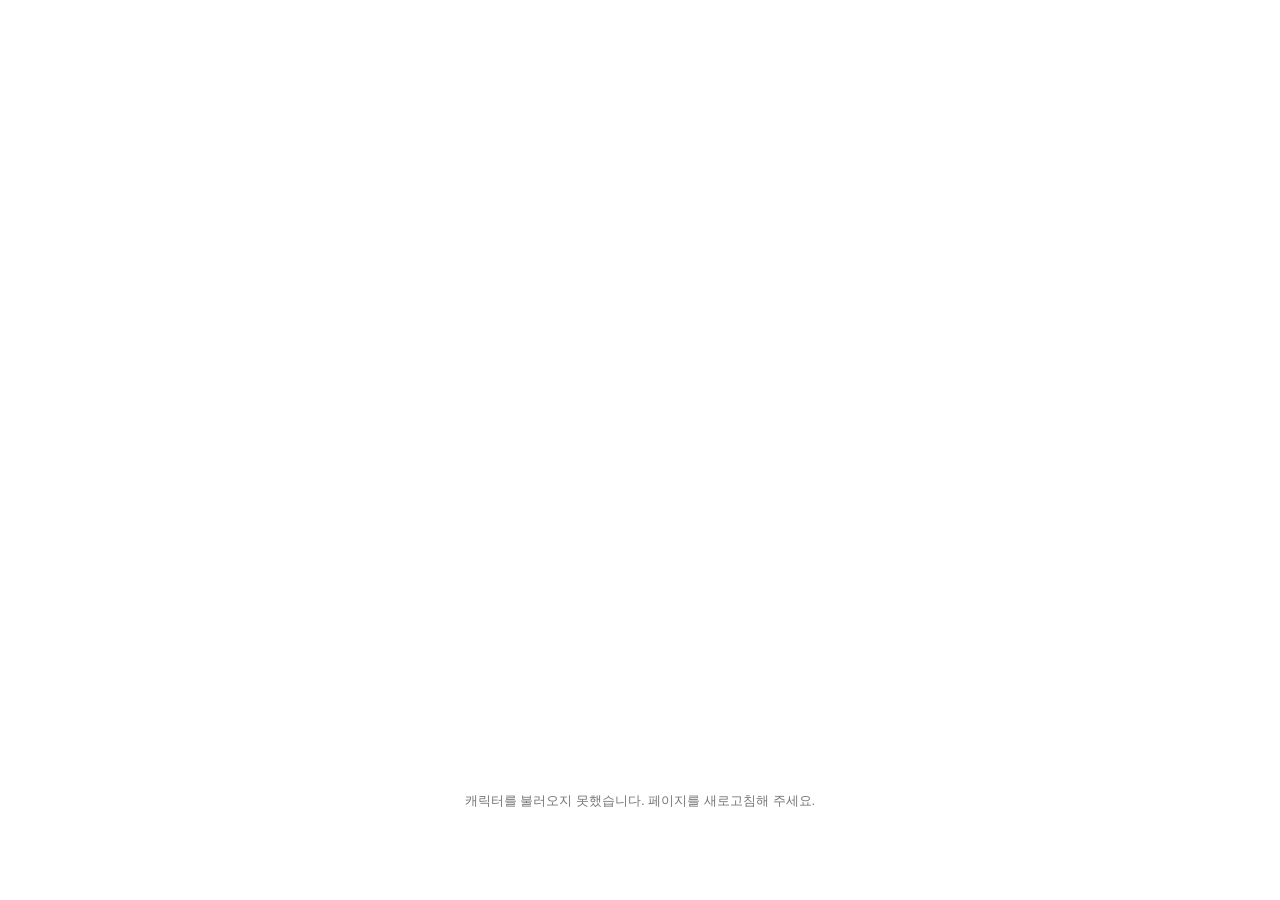
<file: index.html>
<!doctype html><html lang="ko"><head><meta charset="utf-8"><meta name="portfolio-version" content="mint-work-20261117"><meta name="viewport" content="width=device-width,initial-scale=1"><title>BATTERY — Designer Portfolio</title><meta property="og:title" content="김수연 | 디자인 포트폴리오">
<meta property="og:description" content="UNFOLD · 우리 언제 만나? · BE:BORN 디자인 프로젝트">
<meta property="og:image" content="https://kimssuyeon.github.io/battery-portfolio/assets/ui-hero.png"><style>
:root{--green:#35ba97;--ink:#202120;--spring:cubic-bezier(.22,1.35,.36,1)}*{box-sizing:border-box}body{margin:0;font-family:Arial,'Noto Sans KR',sans-serif;background:#fff;color:var(--ink);overflow:hidden}button{font:inherit;cursor:pointer}button:focus-visible{outline:3px solid var(--green);outline-offset:7px}.screen{position:fixed;inset:0;display:grid;place-items:center;transition:opacity .65s,transform .95s var(--spring);opacity:0;pointer-events:none}.screen.active{opacity:1;pointer-events:auto}.orb{width:136px;aspect-ratio:1;border-radius:50%;background:var(--green);position:relative;margin:auto;animation:float 2.3s ease-in-out infinite}.face{position:absolute;inset:0;transition:transform .4s}.eye{position:absolute;top:43%;width:13px;height:17px;background:#050505;border-radius:50%;transition:all .45s}.eye.left{left:31%}.eye.right{right:31%}.title{font-size:clamp(65px,13vw,184px);font-weight:950;letter-spacing:-.075em;margin:0;line-height:1.15}.corner{position:fixed;left:34px;top:28px;z-index:20;border:0;background:none;padding:0;display:none}.corner .orb{width:48px;animation:none}.corner .eye{width:5px;height:7px}.corner:hover .orb{transform:translateY(-4px);transition:transform .3s var(--spring)}.menu{position:fixed;left:30px;top:90px;z-index:21;padding:8px;background:white;border:1px solid #eee;border-radius:15px;box-shadow:0 12px 40px #0001;display:none}.menu.open{display:grid}.menu button{border:0;background:white;text-align:left;padding:14px 25px;border-radius:9px}.menu button:hover{background:#e6faf1}.profile-screen{background:white}.profile-card{width:min(1200px,88vw);min-height:min(560px,72vh);padding:60px;display:grid;grid-template-columns:280px 1fr;gap:40px;border-radius:15px;box-shadow:0 8px 12px #0002,0 0 4px #0001;background:white}.portrait{background:#eee;display:flex;flex-direction:column;align-items:center;justify-content:center;border-radius:5px;border-right:1px solid #ddd;gap:24px}.portrait .orb{width:100px;margin:0}.portrait span{font-size:11px;color:#999}.bio{display:grid;grid-template-columns:1fr 1fr;gap:14px}.bio article{background:#f4f4f4;padding:30px;min-height:180px}.bio h2{margin:0 0 18px;font-size:16px}.bio p{font-size:15px;line-height:1.8;margin:0;color:#666}.scroll-hint{position:absolute;bottom:35px;text-align:center;font-size:11px;color:#aaa;line-height:2;animation:hint 2s infinite}.portfolio-screen{background:white;overflow:hidden}.portfolio-inner{width:100%;text-align:center}.portfolio-inner h1{font-family:Georgia,serif;font-size:clamp(52px,7vw,100px);margin:0 0 70px;font-weight:900;letter-spacing:-4px}.folders{height:300px;position:relative;width:100%;isolation:isolate}.folder{position:absolute;left:50%;top:15px;width:240px;height:200px;border:0;background:#ececec;border-radius:20px 20px 12px 12px;box-shadow:0 5px 5px #0002;transform:translate(calc(-50% + var(--x)),var(--y)) rotate(var(--rotate));transform-origin:50% 50%;transition:background .3s,transform .85s var(--spring),opacity .35s;padding:30px 24px;text-align:left;color:#888}.folder:before{content:'';position:absolute;top:-14px;left:0;width:65%;height:32px;background:inherit;border-radius:18px 15px 0 0}.folder:after{content:'';width:20px;height:34px;background:#202120;position:absolute;right:25px;top:-16px}.folder.selected{background:var(--green);color:#173c2e}.folder:hover{transform:translate(calc(-50% + var(--x)),calc(var(--y) - 12px)) rotate(var(--rotate))}.folder b{display:block;margin-top:30px;font-size:21px;color:var(--ink)}.folder small{display:block;margin-top:12px;font-size:11px}.controls{display:flex;align-items:center;justify-content:center;gap:25px;margin-top:30px}.controls button{background:none;border:0;font-size:28px;color:#aaa}.controls span{font-size:11px;color:#999;line-height:1.6}.detail{position:fixed;inset:0;z-index:30;background:#fff;padding:10vh 12vw;display:none;overflow:auto}.detail.open{display:block;animation:rise .6s var(--spring)}.detail h1{font-size:clamp(35px,5vw,72px);margin:30px 0}.detail p{color:#777;line-height:1.9}.close{position:fixed;left:34px;top:28px;z-index:31;border:0;background:#eee;width:45px;height:45px;border-radius:50%;font-size:22px}.placeholder{margin-top:40px;min-height:240px;background:#f1f1f1;border-radius:15px;display:grid;place-items:center;color:#999}.profile-screen,.portfolio-screen{transition:transform 1050ms cubic-bezier(.65,0,.25,1),opacity .65s;will-change:transform;backface-visibility:hidden}body[data-view="profileScreen"] .profile-screen,body[data-view="portfolioScreen"] .profile-screen,body[data-view="profileScreen"] .portfolio-screen,body[data-view="portfolioScreen"] .portfolio-screen{opacity:1}body[data-view="profileScreen"] .profile-screen,body[data-view="portfolioScreen"] .portfolio-screen{transform:translate3d(0,0,0)}body[data-view="profileScreen"] .portfolio-screen{transform:translate3d(0,100vh,0);pointer-events:none}body[data-view="portfolioScreen"] .profile-screen{transform:translate3d(0,-100vh,0);pointer-events:none}@keyframes float{0%,100%{transform:translateY(0)}50%{transform:translateY(-18px)}}@keyframes rise{from{transform:translateY(80px);opacity:0}to{transform:translateY(0);opacity:1}}@keyframes hint{50%{transform:translateY(6px)}}@media(max-width:900px){.profile-card{padding:35px;grid-template-columns:200px 1fr;gap:24px}.bio article{padding:22px;min-height:150px}.bio p{font-size:13px}}@media(max-height:700px) and (min-width:651px){.profile-card{min-height:0;padding:35px}.bio article{min-height:130px;padding:20px}.bio h2{margin-bottom:12px}.bio p{font-size:13px}}@media(max-width:650px){.close{left:20px;top:20px}.profile-card{padding:25px;gap:18px;grid-template-columns:1fr;max-height:76vh;overflow:auto}.portrait{min-height:100px;flex-direction:row}.portrait .orb{width:70px}.bio article{padding:20px;min-height:150px}.folder{width:190px;height:170px}.folders{height:250px}.portfolio-inner h1{margin-bottom:50px}.corner{left:20px;top:20px}.orb{width:110px}}/* Full portfolio motion is enabled for the requested presentation. */
/* Round mascot: reference proportions, with separate cursor-driven eyes. */
.orb{background:#51e1ab;--look-x:0px;--look-y:0px;overflow:visible;isolation:isolate}.orb::before,.orb::after{content:"";position:absolute;top:45.5%;width:36%;height:36%;border-radius:50%;background:#2fcf98;z-index:2;pointer-events:none}.orb::before{left:-6.4%}.orb::after{right:-6.4%}.orb .face{z-index:3;pointer-events:none}.orb .eye{top:43.4%;width:9.6%;height:12.8%;transform:translate3d(var(--look-x),var(--look-y),0);transition:transform 140ms ease-out, height .35s, border-radius .35s;background:#000}.orb .eye.left{left:31.5%}.orb .eye.right{right:31.5%}.corner .orb{width:48px}.corner .orb .eye{width:9.6%;height:12.8%}

.folder[data-index="0"],.folder[data-index="0"].selected{background:linear-gradient(125deg,#fffefb 0%,#e9e5df 30%,#f7f5f3 46%,#e1e7ed 63%,#f1e7ed 78%,#fffdf4 100%);color:#77716c;border:1px solid #fff;box-shadow:inset 0 1px 2px #fff,0 7px 18px #63594b20}.folder[data-index="0"]:before{background:linear-gradient(120deg,#fffefb,#e9e5df 65%,#f3edf2);border-top:1px solid #fff}.folder[data-index="0"].selected{box-shadow:inset 0 2px 3px #fff,0 12px 30px #63594b26}.unfold-preview{margin-top:35px;border-radius:22px;padding:55px 35px;background:radial-gradient(ellipse at 80% 20%,#fff,transparent 55%),linear-gradient(130deg,#eeeae4,#fff,#e7e4e2);border:1px solid #eee;overflow:hidden}.unfold-preview strong{font-size:clamp(45px,9vw,125px);letter-spacing:-.075em;color:#151515;display:block;line-height:1}.unfold-preview p{font-size:14px;color:#6c6863}.unfold-open{display:inline-flex;align-items:center;gap:40px;margin-top:25px;padding:16px 24px;border-radius:30px;background:#202120;color:#fff;text-decoration:none;font-size:14px}.unfold-open:hover{background:#41423f}.unfold-open:focus-visible{outline:3px solid var(--green);outline-offset:5px}.unfold-meta{display:flex;gap:24px;flex-wrap:wrap;font-size:11px;color:#8c8881;margin-top:28px}

/* Restore the presentation timings independently of OS motion preferences. */
.screen{transition:opacity .65s,transform .95s var(--spring)}.profile-screen,.portfolio-screen{transition:transform 1050ms cubic-bezier(.65,0,.25,1),opacity .65s}.folder{transition:background .3s,transform .85s var(--spring),opacity .35s}.scroll-hint{animation:hint 2s infinite}.detail.open{animation:rise .6s var(--spring)}

/* Stage work below the viewport before the introductory sequence ends. */
.portfolio-screen{transform:translate3d(0,100vh,0)}
body:not([data-view="profileScreen"]):not([data-view="portfolioScreen"]) .portfolio-screen{visibility:hidden;opacity:0;transition:none;transform:translate3d(0,100vh,0)}
body[data-view="profileScreen"] .portfolio-screen{visibility:visible;transform:translate3d(0,100vh,0)}
body[data-view="portfolioScreen"] .portfolio-screen{visibility:visible;transform:translate3d(0,0,0)}
.folder[data-index="1"],.folder[data-index="1"].selected{background:#c5d88f;color:#46532e;box-shadow:inset 0 1px 2px #ffffff70,0 7px 18px #58633222}.folder[data-index="1"]:before{background:#c5d88f}.print-preview{background:#e9ebda;border-color:#d4d9c2}.print-preview strong{font-size:clamp(45px,8vw,100px);line-height:.95}.print-preview .unfold-meta{color:#687451}

/* Paper leaves the folder as the work scene sinks away. */
.folder:after{z-index:3}.folder>span,.folder>b,.folder>small{position:relative;z-index:2}
.folder .paper-peek{position:absolute;left:10px;right:10px;top:0;height:80%;background:#fffdf7;border-radius:9px;z-index:-1;box-shadow:0 -3px 12px #0001;transform:translateY(0);transition:transform .65s cubic-bezier(.22,1,.36,1);pointer-events:none}
.folder:hover .paper-peek,.folder:focus-visible .paper-peek{transform:translateY(-35px)}
body.project-view #portfolioScreen{transform:translate3d(0,105vh,0);opacity:0;pointer-events:none;transition:transform 1.05s cubic-bezier(.22,1,.36,1),opacity .8s .15s}
body.project-view .corner{opacity:0;pointer-events:none}.corner{transition:opacity .35s}
.detail{display:block;visibility:hidden;opacity:0;pointer-events:none;transform:translate3d(0,110vh,0);transform-origin:0 0;transition:transform .85s cubic-bezier(.22,1,.36,1),opacity .6s,visibility 0s .85s;overscroll-behavior:contain;touch-action:pan-y;-webkit-overflow-scrolling:touch;scroll-behavior:smooth;will-change:transform}
.detail.open{visibility:visible;opacity:1;pointer-events:auto;transform:translate3d(0,0,0);animation:none;transition:opacity .35s,visibility 0s}
.detail.open>small,.detail.open>h1,.detail.open>p,.detail.open>.unfold-preview,.detail.open>.work-story{animation:paperContent .8s .28s both}
.detail .close{transition:background .3s,transform .3s}.detail .close:hover{transform:rotate(90deg);background:#dff7ed}
.work-story{max-width:1100px;margin:45px auto}.work-preview{height:min(580px,74vh);background:#e9f2ff;border-radius:20px;overflow:hidden;position:relative;padding:35px;color:#143c76}.work-preview>span{font-size:10px;letter-spacing:.16em}.work-preview h2{font-size:clamp(28px,5vw,55px);position:relative;z-index:1;margin:15px 0}.work-preview>p{font-size:13px;position:relative;z-index:1}.work-preview img{width:48%;position:absolute;right:0;top:0;border-radius:10px;box-shadow:-15px 5px 35px #1861ab18}.work-scroll{text-align:center;font-size:12px;color:#888;padding:35px}.work-scroll span{display:block;margin-top:13px;animation:hint 2.2s infinite}.full-work{padding-top:55px;border-top:1px solid #eee}.full-work h2{font-size:clamp(24px,3vw,38px)}.full-work>img{width:100%;height:auto;display:block;margin-top:35px;border-radius:10px}
@keyframes paperContent{from{opacity:0;translate:0 24px}to{opacity:1;translate:0 0}}
@media(max-width:650px){.detail{padding:95px 6vw 50px}.work-preview{padding:25px;height:480px}.work-preview img{width:60%;top:145px}.work-preview h2{font-size:30px}.work-preview>p{max-width:150px}.full-work{padding-top:25px}}
@media(prefers-reduced-motion:reduce){body.project-view #portfolioScreen,.detail,.detail.open{transition-duration:.01ms}.detail.open>*{animation:none!important}}
.detail.open.settled{transform:none;will-change:auto}

/* Folder front, real insert, and independently departing work elements. */
.folder{--folder-surface:#ececec;background:transparent!important;box-shadow:none!important;isolation:isolate}
.folder.selected{--folder-surface:var(--green)}
.folder[data-index="0"],.folder[data-index="0"].selected{--folder-surface:#f2f0eb}
.folder[data-index="1"],.folder[data-index="1"].selected{--folder-surface:#c5d88f}
.folder[data-index="2"],.folder[data-index="2"].selected{--folder-surface:#8ebeff}
.folder[data-index="3"],.folder[data-index="3"].selected{--folder-surface:#f5d675}
.folder .folder-front{position:absolute;inset:0;z-index:1;background:var(--folder-surface);border-radius:20px 20px 12px 12px;box-shadow:0 5px 8px #0002;pointer-events:none}
.folder:before{z-index:2;background:var(--folder-surface)!important;pointer-events:none}
.folder:after{z-index:4;pointer-events:none}
.folder>span,.folder>b,.folder>small{position:relative;z-index:3}
.folder .paper-peek{z-index:0;left:12px;right:12px;top:8px;height:90%;padding:12px;background:#fffdf8;font-style:normal;overflow:hidden;box-shadow:0 -4px 14px #0001;transform:translateY(-10px);transition:transform .6s cubic-bezier(.22,1,.36,1)}
.folder:hover,.folder:focus-visible{transform:translate(calc(-50% + var(--x)),var(--y)) rotate(var(--rotate))}
.folder:hover .paper-peek,.folder:focus-visible .paper-peek{transform:translateY(-52px)}
.paper-caption{display:block;font-size:12px;font-weight:700;letter-spacing:.02em;color:#30332e}.paper-description{display:block;margin-top:12px;font-size:11px;color:#888}
.paper-peek img{width:100%;display:block;margin-top:10px;border-radius:3px}
#portfolioScreen .portfolio-inner>h1{transition:transform .95s cubic-bezier(.22,1,.36,1),opacity .7s}
#portfolioScreen .folders,#portfolioScreen .controls{transition:transform 1.1s cubic-bezier(.22,1,.36,1),opacity .8s}
body.project-view #portfolioScreen{transform:translate3d(0,0,0);opacity:1;pointer-events:none}
body.project-view #portfolioScreen h1{transform:translateY(-65vh);opacity:0}
body.project-view #portfolioScreen .folders,body.project-view #portfolioScreen .controls{transform:translateY(75vh);opacity:0}
.detail{inset:11vh 8vw 9vh;padding:55px 6vw 70px;border-radius:18px;box-shadow:0 12px 60px #00000012;transform:translateY(110vh);background:#fffdf9}
.detail.open,.detail.open.settled,.detail.measuring{transform:none;will-change:auto}
.detail.measuring{transition:none;visibility:hidden;display:block}
.detail.open{transition:opacity .35s,visibility 0s}.detail.open>*{animation:paperContent .5s both!important}
.detail .close{position:fixed;left:30px;top:26px;z-index:40}
.lift-sheet{position:fixed;z-index:35;background:#fffdf9;box-shadow:0 12px 60px #00000012;overflow:hidden;padding:14px;border-radius:10px;pointer-events:none;contain:layout paint}
.lift-sheet .paper-caption{font-size:12px}.lift-sheet img{width:100%;display:block;margin-top:10px;border-radius:5px}
@media(max-width:650px){.folder .folder-front{border-radius:20px 20px 12px 12px}.detail{inset:9vh 4vw 5vh;padding:50px 6vw 45px}.detail .close{left:15px;top:17px}.folder:hover .paper-peek{transform:translateY(-40px)}}
@media(prefers-reduced-motion:reduce){#portfolioScreen .portfolio-inner>h1,#portfolioScreen .folders,#portfolioScreen .controls,.paper-peek{transition:none!important}}

/* Original artwork presentation: scale proportionally, never regenerate. */
.detail.art-detail{background:#fff; padding:56px 4vw 70px;}
.art-content{max-width:1280px;margin:0 auto;}
.ui-gallery{display:flex;flex-direction:column;align-items:center;gap:48px;}
.ui-gallery img{display:block;height:auto;max-width:100%;}
.ui-hero{width:100%;}.ui-vertical{width:min(860px,80%);border-radius:12px;box-shadow:0 4px 12px #0002;}.ui-flow{width:min(100%,1120px);border-radius:12px;box-shadow:0 4px 12px #0002;}
.gallery-head{padding:48px 54px 34px;background:#fff;border-radius:18px;box-shadow:0 2px 12px #0002;margin-bottom:48px;}
.gallery-head>small{font-size:12px;}.gallery-head h1{font-size:clamp(28px,4vw,46px);margin:10px 0 32px;letter-spacing:-.045em;}
.art-carousel{display:grid;grid-template-columns:32px 1fr 2fr 1fr 32px;align-items:center;gap:28px;min-height:180px;}
.art-arrow{border:0;background:none;font-size:28px;font-weight:300;padding:10px 0;color:#333;}
.art-thumb{border:0;padding:0;background:#fff;border-radius:12px;overflow:hidden;box-shadow:0 4px 10px #0002;aspect-ratio:1.7;transition:transform .35s,opacity .35s;}
.art-thumb:hover{transform:translateY(-5px);}.art-thumb img{width:100%;height:100%;object-fit:contain;display:block;}.art-thumb.side{opacity:.5;aspect-ratio:1.4;}.before-art{mask-image:linear-gradient(to right,transparent,#000 70%);}.after-art{mask-image:linear-gradient(to left,transparent,#000 70%);}
.art-caption{text-align:center;margin:28px 0 0;text-underline-offset:7px;text-decoration:underline;font-size:15px;}
.art-pages{display:flex;flex-direction:column;gap:0;scroll-margin-top:24px;}.art-pages>img{display:block;width:100%;height:auto;object-fit:contain;box-shadow:0 5px 14px #0001;}
@media(max-width:650px){.detail.art-detail{padding:65px 4vw 35px;}.ui-gallery{gap:26px;}.ui-vertical{width:94%;}.gallery-head{padding:28px 16px 24px;margin-bottom:26px;}.gallery-head h1{margin-bottom:20px;}.art-carousel{gap:8px;grid-template-columns:22px .5fr 2fr .5fr 22px;min-height:110px;}.art-caption{font-size:12px;margin-top:20px;}.art-arrow{font-size:22px;}}

/* Final profile supplied layout */
.profile-card.final-profile{width:min(1200px,88vw);min-height:580px;padding:80px 70px;grid-template-columns:300px minmax(320px,1fr) 150px;align-items:center;gap:54px;box-shadow:0 8px 18px #0003;border-radius:16px}.profile-picture{width:100%;aspect-ratio:300/376;border-radius:50%;overflow:hidden;box-shadow:0 5px 9px #0002}.profile-picture img{width:100%;height:100%;object-fit:cover;display:block}.final-profile h2{font-size:18px;line-height:1.4;margin:0 0 10px;font-weight:700;text-decoration:underline;text-decoration-color:var(--green);text-underline-offset:7px;text-decoration-thickness:2px}.profile-information article+article{margin-top:24px}.profile-information dl{display:grid;grid-template-columns:62px 1fr;column-gap:10px;row-gap:10px;margin:0;font-size:14px;line-height:1.35}.profile-information dl.history{grid-template-columns:86px 1fr}.profile-information dt{color:#999}.profile-information dd{margin:0;color:#111;word-break:keep-all}.profile-information a{color:inherit;text-decoration:none}.profile-skills{align-self:center}.profile-skills h2{margin-bottom:16px}.tool-icons{display:flex;align-items:center;gap:5px;height:34px}.tool-icon{width:32px;height:34px;display:block;flex:none;overflow:hidden}.skill-group{padding:0 0 12px;margin-bottom:12px;border-bottom:1px solid #e4e4e4}.skill-group:last-child{border:0;margin-bottom:0;padding-bottom:0}.skill-dots{display:flex;gap:7px;margin:9px 0 0 8px}.skill-dots i.filled{background:var(--green)}.skill-dots i{width:14px;height:14px;background:#ebebeb;border-radius:50%}
@media(max-width:1150px){.profile-card.final-profile{padding:60px 40px;grid-template-columns:minmax(180px,240px) minmax(280px,1fr) 145px;gap:28px}.profile-information dl{font-size:12px}.final-profile h2{font-size:17px}}
@media(max-width:850px){.profile-card.final-profile{min-height:0;max-height:80vh;overflow:auto;grid-template-columns:180px 1fr;padding:40px;gap:30px}.profile-skills{grid-column:1/-1;display:grid;grid-template-columns:repeat(4,1fr);gap:16px}.profile-skills h2{grid-column:1/-1;margin:0}.skill-group{border:0;margin:0;padding:0}.profile-information dl{font-size:12px}.profile-information dl.history{grid-template-columns:78px 1fr}}
@media(max-width:550px){.profile-card.final-profile{width:90vw;padding:28px 24px;grid-template-columns:1fr;gap:30px;max-height:78vh}.profile-picture{width:170px;margin:auto}.profile-skills{grid-template-columns:1fr 1fr;gap:18px}.profile-information dl{font-size:12px}.profile-information article+article{margin-top:22px}.profile-skills h2{margin-bottom:0}.profile-screen .scroll-hint{bottom:12px}}

/* Requested paper extraction stays visible during the presentation. */
.folder .paper-peek{transition:transform 650ms cubic-bezier(.22,1,.36,1)!important;transform:translateY(-14px)}
.folder.selected:hover .paper-peek,.folder.selected:focus-visible .paper-peek{transform:translateY(-64px)}
#portfolioScreen .portfolio-inner>h1{transition:transform 1050ms cubic-bezier(.22,1,.36,1),opacity 800ms!important}
#portfolioScreen .folders,#portfolioScreen .controls{transition:transform 1100ms cubic-bezier(.22,1,.36,1),opacity 900ms!important}
body.project-view #portfolioScreen .portfolio-inner>h1{transform:translate3d(0,-75vh,0);opacity:0}
body.project-view #portfolioScreen .folders,body.project-view #portfolioScreen .controls{transform:translate3d(0,90vh,0);opacity:0}
.profile-card.final-profile{grid-template-columns:minmax(220px,280px) minmax(320px,360px) 150px;justify-content:center;column-gap:48px}
.detail.site-detail{background:#fff;padding:60px 5.8vw 0;overflow:hidden}
.site-project{height:100%;display:flex;flex-direction:column}.site-project-head{flex:none;margin-bottom:42px}.site-project-head>small{display:block;font-size:15px;color:#111;margin-bottom:16px}.site-project-intro{display:flex;align-items:center;gap:24px}.site-project-intro h1{font-size:clamp(34px,4.6vw,70px);font-weight:800;letter-spacing:-.045em;line-height:1.12;margin:0;white-space:nowrap;color:#292929}.site-project-intro p{border-left:1px solid #bcbcbc;padding-left:24px;font-size:14px;line-height:1.6;color:#111;margin:0;word-break:keep-all}.site-preview-window{position:relative;flex:1;min-height:200px;background:#f5f3ef;border-radius:16px 16px 0 0;overflow:hidden}.site-preview-stage{position:absolute;inset:0;pointer-events:none}.site-preview-stage iframe{border:0;width:var(--preview-width,1600px);height:1200px;transform:scale(var(--preview-scale,0.6));transform-origin:0 0;display:block;pointer-events:none}.site-visit{position:absolute;bottom:28px;right:28px;display:flex;align-items:center;gap:22px;background:#282828;color:#fff;border-radius:99px;text-decoration:none;padding:13px 21px;font-size:12px;box-shadow:0 2px 5px #0002}.site-visit span{font-size:20px;line-height:1}.site-visit:hover{background:#414141}.site-visit:focus-visible{outline:3px solid var(--green);outline-offset:4px}
@media(max-width:1150px){.profile-card.final-profile{grid-template-columns:200px minmax(280px,340px) 145px;column-gap:32px;padding:60px 50px}.site-project-intro{gap:18px}.site-project-intro p{font-size:12px;padding-left:18px}.site-project-head{margin-bottom:30px}}
@media(max-width:850px){.profile-card.final-profile{grid-template-columns:180px 1fr;padding:40px;gap:30px}.site-project-intro{display:block}.site-project-intro p{border-left:0;padding:0;margin-top:18px}.detail.site-detail{padding:50px 5vw 0}.site-project-head{margin-bottom:24px}}
@media(max-width:550px){.profile-card.final-profile{grid-template-columns:1fr;padding:28px 24px;gap:30px}.site-project-intro h1{font-size:36px;white-space:normal}.site-project-head>small{font-size:12px}.site-project-intro p{font-size:12px}.site-visit{right:16px;bottom:18px;padding:12px 16px;gap:16px}.site-preview-window{min-height:230px}}

/* Fill thumbnail frames only; full artworks retain their original ratio. */
.art-thumb img{object-fit:cover;object-position:center;width:100%;height:100%}.before-art,.after-art{mask-image:none}.art-pages>img{height:auto;object-fit:contain}
</style><link rel="stylesheet" href="opening.css?v=6ad86d51f22d"></head><body>
<section class="screen active opening-screen" id="loading" aria-label="젤리 캐릭터 인사 애니메이션" aria-busy="true"><div id="openingStage" aria-hidden="true"></div><p id="openingStatus" role="status"></p></section>
<button class="corner" aria-label="화면 이동 메뉴" aria-expanded="false">메뉴</button><div class="menu"><button data-go="profileScreen">프로필</button><button data-go="portfolioScreen">포트폴리오</button><button id="replay">충전부터 다시 보기 ↻</button></div>
<section class="screen profile-screen" id="profileScreen"><div class="profile-scene"><div class="profile-mascot" aria-hidden="true"></div><div class="profile-card final-profile"><div class="profile-picture"><img src="assets/profile-3d.png" alt="김수연의 3D 프로필 일러스트"></div><div class="profile-information"><article><h2>김수연</h2><dl><dt>생년월일</dt><dd>2006.05.29</dd><dt>연락처</dt><dd><a href="tel:01074566795">010-7456-6795</a></dd><dt>이메일</dt><dd><a href="mailto:ssuyeon0606@gmail.com">ssuyeon0606@gmail.com</a></dd></dl></article><article><h2>수상이력</h2><dl class="history"><dt>2023.10.20</dt><dd>전국기능경기대회 그래픽 디자인부문 동메달</dd><dt>2024.08.30</dt><dd>전국기능경기대회 그래픽 디자인부문 동메달</dd></dl></article><article><h2>자격증</h2><dl class="history"><dt>2025.03.19</dt><dd>시각디자인 산업기사</dd><dt>2023.11.16</dt><dd>컴퓨터그래픽스기능사</dd></dl></article></div><aside class="profile-skills"><h2>보유역량</h2><div class="skill-group"><div class="tool-icons"><svg class="tool-icon" viewBox="48 240 220 230" role="img" aria-label="Photoshop"><image href="assets/skills-strip.png" width="2206" height="713"/></svg><svg class="tool-icon" viewBox="278 240 220 230" role="img" aria-label="Illustrator"><image href="assets/skills-strip.png" width="2206" height="713"/></svg><svg class="tool-icon" viewBox="505 240 220 230" role="img" aria-label="InDesign"><image href="assets/skills-strip.png" width="2206" height="713"/></svg><svg class="tool-icon" viewBox="723 240 220 230" role="img" aria-label="Figma"><image href="assets/skills-strip.png" width="2206" height="713"/></svg></div><div class="skill-dots" aria-label="숙련도 4 / 5"><i class="filled"></i><i class="filled"></i><i class="filled"></i><i class="filled"></i><i></i></div></div><div class="skill-group"><div class="tool-icons"><svg class="tool-icon" viewBox="180 195 900 875" role="img" aria-label="After Effects"><image href="assets/skill-ae.png" width="1280" height="1280"/></svg><svg class="tool-icon" viewBox="959 240 220 230" role="img" aria-label="CapCut"><image href="assets/skills-strip.png" width="2206" height="713"/></svg></div><div class="skill-dots" aria-label="숙련도 3 / 5"><i class="filled"></i><i class="filled"></i><i class="filled"></i><i></i><i></i></div></div><div class="skill-group"><div class="tool-icons"><svg class="tool-icon" viewBox="1210 240 220 230" role="img" aria-label="ChatGPT"><image href="assets/skills-strip.png" width="2206" height="713"/></svg><svg class="tool-icon" viewBox="1450 240 220 230" role="img" aria-label="Gemini"><image href="assets/skills-strip.png" width="2206" height="713"/></svg></div><div class="skill-dots" aria-label="숙련도 4 / 5"><i class="filled"></i><i class="filled"></i><i class="filled"></i><i class="filled"></i><i></i></div></div><div class="skill-group"><div class="tool-icons"><svg class="tool-icon" viewBox="1698 240 220 230" role="img" aria-label="GitHub"><image href="assets/skills-strip.png" width="2206" height="713"/></svg><svg class="tool-icon" viewBox="1946 240 220 230" role="img" aria-label="Visual Studio Code"><image href="assets/skills-strip.png" width="2206" height="713"/></svg></div><div class="skill-dots" aria-label="숙련도 3 / 5"><i class="filled"></i><i class="filled"></i><i class="filled"></i><i></i><i></i></div></div></aside></div></div><div class="scroll-hint">스크롤해 작품을 만나보세요<br>↓</div></section>
<section class="screen portfolio-screen" id="portfolioScreen"><div class="work-mascot" aria-hidden="true"></div><div class="portfolio-inner"><h1>work</h1><div class="folders"></div></div></section>
<section class="detail" role="dialog" aria-modal="true" aria-label="작품 상세"><button class="close" aria-label="작품 닫기">×</button><small id="detailNo"></small><h1 id="detailTitle"></h1><p>작품 이미지와 기획 설명을 넣을 수 있는 영역입니다.<br>실제 작품을 연결하면 이 화면에서 자세히 볼 수 있습니다.</p><div class="placeholder">PROJECT PREVIEW</div></section>
<script>
const $=s=>document.querySelector(s),screens=[...document.querySelectorAll('.screen')];let state='loading',index=0,locked=false;const reduced=false;function show(id){document.body.dataset.view=id;screens.forEach(s=>{s.classList.toggle('active',s.id===id);s.inert=s.id!==id;});state=id;document.dispatchEvent(new CustomEvent('portfolio:view',{detail:{id}}));$('.menu').classList.remove('open');$('.corner').setAttribute('aria-expanded','false');}screens.forEach(s=>s.inert=!s.classList.contains('active'));
$('.corner').onclick=()=>{const open=$('.menu').classList.toggle('open');$('.corner').setAttribute('aria-expanded',open);};document.querySelectorAll('[data-go]').forEach(b=>b.onclick=()=>{show(b.dataset.go);render();});$('#replay').onclick=()=>location.reload();
const projects=[['01','UNFOLD','단상자 전개도 스튜디오'],['02','PRINT NOTES','인쇄 전, 한 번 더'],['03','UI / UX','사용자 경험 디자인'],['04','GRAPHIC','그래픽 디자인']];let orbitPosition=0;const orbitCount=16;$('.folders').innerHTML=Array.from({length:orbitCount},(_,slot)=>{const p=projects[slot%projects.length];return `<button class="folder" data-index="${slot%projects.length}" data-slot="${slot}"><i class="paper-peek" aria-hidden="true"><span class="paper-caption">${p[1]}</span>${'<span class="paper-description">'+p[2]+'</span>'}</i><i class="folder-front" aria-hidden="true"></i><span>${p[0]}</span><b>${p[1]}</b><small>${p[2]}</small></button>`;}).join('');function orbitOffset(slot){return ((slot-orbitPosition+orbitCount*100+orbitCount/2)%orbitCount)-orbitCount/2;}function render(){const radius=innerWidth<=650?430:600;document.querySelectorAll('.folder').forEach(f=>{const delta=orbitOffset(+f.dataset.slot),angle=delta*24,radians=angle*Math.PI/180,visible=Math.abs(angle)<75;f.style.setProperty('--x',(Math.sin(radians)*radius)+'px');f.style.setProperty('--y',(radius*(1-Math.cos(radians)))+'px');f.style.setProperty('--rotate',angle+'deg');f.style.opacity=visible?'1':'0';f.style.pointerEvents=visible?'auto':'none';f.tabIndex=visible?0:-1;f.setAttribute('aria-hidden',String(!visible));f.style.zIndex=String(20-Math.round(Math.abs(delta)));f.classList.toggle('selected',Math.abs(delta)<.1);});}render();addEventListener('resize',render);function move(d){orbitPosition+=d;index=((orbitPosition%projects.length)+projects.length)%projects.length;render();}
function scroll(d,overFolder=false){if(sheetBusy||locked||$('.detail').classList.contains('open')||$('.menu').classList.contains('open'))return;if(state==='portfolioScreen'&&overFolder){locked=true;move(d>0?1:-1);setTimeout(()=>locked=false,600);return;}if((state==='profileScreen'&&d>0)||(state==='portfolioScreen'&&d<0)){locked=true;show(state==='profileScreen'?'portfolioScreen':'profileScreen');setTimeout(()=>{locked=false;},1100);}else if(state==='portfolioScreen'){locked=true;move(1);setTimeout(()=>locked=false,600);}}addEventListener('wheel',e=>{if(document.body.classList.contains('project-view'))return;e.preventDefault();if(Math.abs(e.deltaY)>8)scroll(e.deltaY,!!e.target.closest?.('.folder'));},{passive:false});let touchY=0;addEventListener('touchstart',e=>touchY=e.touches[0].clientY,{passive:true});addEventListener('touchend',e=>{if(document.body.classList.contains('project-view'))return;const d=touchY-e.changedTouches[0].clientY;if(Math.abs(d)>35)scroll(d);},{passive:true});addEventListener('keydown',e=>{if(sheetBusy||document.body.classList.contains('project-view')){if(e.key==='Escape')closeDetail();return;}if(e.key==='ArrowDown'||e.key==='PageDown')scroll(1);if(e.key==='ArrowUp'||e.key==='PageUp'){e.preventDefault();scroll(-1);}if(e.key==='ArrowLeft'&&state==='portfolioScreen')move(-1);if(e.key==='ArrowRight'&&state==='portfolioScreen')move(1);if(e.key==='Escape')closeDetail();});let lastFocus;document.querySelectorAll('.folder').forEach(f=>f.onclick=()=>{if(state!=='portfolioScreen')return;const i=+f.dataset.index;const offset=orbitOffset(+f.dataset.slot);if(Math.abs(offset)>.1){move(offset);return;}lastFocus=f;$('#detailNo').textContent=projects[i][0]+' / '+projects[i][2];$('#detailTitle').textContent=projects[i][1];renderProjectDetail(i);openDetail(f);});let sheetAnimation=null,closeTimer=0;
const detailPanel=$('.detail');detailPanel.inert=true;
let sheetBusy=false,openingSerial=0,liftSheet=null;
async function openDetail(folder){
 if(sheetBusy||detailPanel.classList.contains('open'))return;
 sheetBusy=true;const serial=++openingSerial;
 clearTimeout(closeTimer);sheetAnimation?.cancel();
 detailPanel.scrollTop=0;folder.classList.add('extracting');
 $('#portfolioScreen').inert=true;$('.corner').inert=true;
 const reduce=false;
 const paper=folder.querySelector('.paper-peek');
 if(!reduce){
  const from=getComputedStyle(paper).transform;
  const lift=paper.animate([{transform:from},{transform:'translateY(-155px)'}],{duration:420,easing:'cubic-bezier(.22,1,.36,1)',fill:'forwards'});
  sheetAnimation=lift;await lift.finished.catch(()=>{});
  if(serial!==openingSerial)return;
  const r=paper.getBoundingClientRect();
  liftSheet=document.createElement('div');liftSheet.className='lift-sheet';liftSheet.setAttribute('aria-hidden','true');liftSheet.innerHTML=paper.innerHTML;
  Object.assign(liftSheet.style,{left:r.left+'px',top:r.top+'px',width:r.width+'px',height:r.height+'px'});document.body.append(liftSheet);
  paper.style.visibility='hidden';lift.cancel();
  document.body.classList.add('project-view');
  detailPanel.classList.add('measuring');const target=detailPanel.getBoundingClientRect();detailPanel.classList.remove('measuring');
  const grow=liftSheet.animate([
   {left:r.left+'px',top:r.top+'px',width:r.width+'px',height:r.height+'px',borderRadius:'10px'},
   {left:target.left+'px',top:target.top+'px',width:target.width+'px',height:target.height+'px',borderRadius:'18px'}
  ],{duration:800,easing:'cubic-bezier(.22,1,.36,1)',fill:'forwards'});
  sheetAnimation=grow;await grow.finished.catch(()=>{});
  if(serial!==openingSerial)return;
 }else document.body.classList.add('project-view');
 detailPanel.inert=false;detailPanel.classList.add('open','settled');
 if(liftSheet){const oldSheet=liftSheet;oldSheet.animate([{opacity:1},{opacity:0}],{duration:300,fill:'forwards'}).finished.then(()=>oldSheet.remove()).catch(()=>oldSheet.remove());liftSheet=null;}
 paper.style.visibility='';folder.classList.remove('extracting');sheetBusy=false;
 $('.close').focus({preventScroll:true});
}
function closeDetail(){
 if(!detailPanel.classList.contains('open')&&!sheetBusy)return;
 ++openingSerial;sheetBusy=false;sheetAnimation?.cancel();liftSheet?.remove();liftSheet=null;
 document.querySelectorAll('.extracting').forEach(f=>{f.classList.remove('extracting');f.querySelector('.paper-peek').style.visibility=''});
 detailPanel.classList.remove('settled','open');detailPanel.inert=true;
 document.body.classList.remove('project-view');$('#portfolioScreen').inert=false;$('.corner').inert=false;
 closeTimer=setTimeout(()=>{lastFocus?.focus({preventScroll:true});},900);
}
$('.close').onclick=closeDetail;$('.detail').addEventListener('keydown',e=>{if(e.key==='Tab'){const items=[...$('.detail').querySelectorAll('button,a[href]')];const first=items[0],last=items[items.length-1];if(e.shiftKey&&document.activeElement===first){e.preventDefault();last.focus();}else if(!e.shiftKey&&document.activeElement===last){e.preventDefault();first.focus();}}});

let previewObserver;
function renderProjectDetail(i){const detail=$('.detail');detail.classList.remove('art-detail','site-detail');$('#detailNo').hidden=false;$('#detailTitle').hidden=false;detail.querySelectorAll(':scope > p,:scope > .placeholder,:scope > .unfold-preview,:scope > .work-story,:scope > .art-content,:scope > .site-project').forEach(el=>el.remove());if(i===0||i===1){
 detail.classList.add('site-detail');$('#detailNo').hidden=true;$('#detailTitle').hidden=true;
 const unfold=i===0;
 const title=unfold?'UNFOLD':'인쇄 전, 한 번 더';
 const category=unfold?'01/단상자 지기구조 스튜디오':'02/신입을 위한 실무 인쇄 자료';
 const url=unfold?'projects/unfold/index.html':'projects/print-notes/index.html';
 const copy=unfold?'하나의 평면에서, 당신이 생각한 패키지까지.<br>장·폭·고를 입력하고, 상단·하단 구조를 조합해 단상자 전개도를 만드는 웹사이트입니다.':'처음 인쇄를 준비하는 디자이너를 위한 가이드.<br>실무 용어부터 재단·색상·글꼴·후가공·최종 PDF 확인까지, 여섯 개의 폴더로 정리한 인쇄 준비 노트입니다.';
 detail.insertAdjacentHTML('beforeend',`<article class="site-project"><header class="site-project-head"><small>${category}</small><div class="site-project-intro"><h1>${title}</h1><p>${copy}</p></div></header><div class="site-preview-window ${unfold?'':'print-site-window'}"><div class="site-preview-stage" style="--preview-width:${unfold?1920:2200}px" aria-hidden="true" inert><iframe src="previews/${unfold?'unfold':'print'}/index.html" title="${title} 사이트 미리보기" tabindex="-1" loading="eager"></iframe></div><a class="site-visit" href="${url}" target="_blank" rel="noopener noreferrer">사이트 바로 가기 <span>↗</span></a></div></article>`);
 const stage=detail.querySelector('.site-preview-stage');
 previewObserver?.disconnect();previewObserver=new ResizeObserver(()=>{stage.style.setProperty('--preview-scale',stage.clientWidth/(unfold?1920:2200));});previewObserver.observe(stage);
 }else if(i===2){
 detail.classList.add('art-detail');
 $('#detailNo').hidden=true;$('#detailTitle').hidden=true;
 detail.insertAdjacentHTML('beforeend',`<section class="art-content ui-gallery"><img class="ui-hero" src="assets/ui-hero.png" alt="우리 언제 만나? 일정 앱 UI/UX 소개와 네 가지 화면"><img class="ui-vertical" src="assets/ui-vertical.png" alt="우리 언제 만나? 앱 서비스와 주요 기능을 소개하는 세로 목업"><img class="ui-flow" src="assets/ui-flow.png" alt="로그인, 일정 시작, 시간 선택, 생성 완료 화면"></section>`);
 }else{
 detail.classList.add('art-detail');$('#detailNo').hidden=true;$('#detailTitle').hidden=true;
 detail.insertAdjacentHTML('beforeend',`<section class="art-content other-gallery"><header class="gallery-head"><small>04 / GRAPHIC DESIGN</small><h1>기타 작업물</h1><div class="art-carousel" aria-label="작품 선택"><button class="art-arrow prev-art" aria-label="이전 작품">〈</button><button class="art-thumb side before-art" aria-label="이전 작품 미리보기"><img alt=""></button><button class="art-thumb center-art" aria-label="현재 작품"><img alt=""></button><button class="art-thumb side after-art" aria-label="다음 작품 미리보기"><img alt=""></button><button class="art-arrow next-art" aria-label="다음 작품">〉</button></div><p class="art-caption" aria-live="polite"></p></header><div class="art-pages"></div></section>`);
 initArtGallery();
 }}
const artWorks=[
 {name:'비본 디퓨저 상세페이지 리디자인',cover:'beborn-cover-original.png',pages:['beborn-board-original.jpg']},
 {name:'클린이워터 B 상세페이지 리디자인',cover:'water-board-original.jpg',pages:['water-hero.png','water-board-original.jpg']},
 {name:'2.5D 입체 일러스트',cover:'beach.png',pages:['beach.png']},
 {name:'영광굴비 로고 캘리그라피',cover:'gulbi-box-original.png',pages:['gulbi-box-original.png','gulbi-board.png']},
 {name:'아기 유산균 상세페이지 리디자인',cover:'baby-board-original.png',pages:['baby-board-original.png']}
];
let gallerySerial=0;
function initArtGallery(){
 let current=0;const host=$('.other-gallery');const pages=host.querySelector('.art-pages');const caption=host.querySelector('.art-caption');
 const reduced=matchMedia('(prefers-reduced-motion: reduce)').matches;
 function paint(){
  const n=artWorks.length;const ids=[(current+n-1)%n,current,(current+1)%n];
  ['.before-art','.center-art','.after-art'].forEach((sel,k)=>{const img=host.querySelector(sel+' img');img.src='assets/'+artWorks[ids[k]].cover;img.alt=artWorks[ids[k]].name;});
  caption.textContent=artWorks[current].name;
  pages.innerHTML=artWorks[current].pages.map(f=>`<img src="assets/${f}" alt="${artWorks[current].name}" loading="eager">`).join('');
 }
 async function change(dir){
  const serial=++gallerySerial;const parts=[pages,host.querySelector('.art-carousel'),caption];
  if(!reduced)await Promise.all(parts.map(el=>el.animate([{opacity:1,transform:'translateX(0)'},{opacity:0,transform:`translateX(${-dir*22}px)`}],{duration:180,easing:'ease-in',fill:'forwards'}).finished.catch(()=>{})));
  if(serial!==gallerySerial||!host.isConnected)return;
  current=(current+dir+artWorks.length)%artWorks.length;paint();
  parts.forEach(el=>{el.getAnimations().forEach(a=>a.cancel());if(!reduced)el.animate([{opacity:0,transform:`translateX(${dir*28}px)`},{opacity:1,transform:'translateX(0)'}],{duration:520,easing:'cubic-bezier(.22,1,.36,1)'});});
 }
 host.querySelectorAll('.prev-art,.before-art').forEach(b=>b.onclick=()=>change(-1));
 host.querySelectorAll('.next-art,.after-art').forEach(b=>b.onclick=()=>change(1));
 host.querySelector('.center-art').onclick=()=>pages.scrollIntoView({behavior:reduced?'instant':'smooth',block:'start'});
 host.addEventListener('keydown',e=>{if(e.key==='ArrowLeft'||e.key==='ArrowRight'){e.preventDefault();change(e.key==='ArrowLeft'?-1:1);}});
 let x=0,y=0;host.querySelector('.art-carousel').addEventListener('touchstart',e=>{x=e.touches[0].clientX;y=e.touches[0].clientY;},{passive:true});host.querySelector('.art-carousel').addEventListener('touchend',e=>{const dx=e.changedTouches[0].clientX-x,dy=e.changedTouches[0].clientY-y;if(Math.abs(dx)>45&&Math.abs(dx)>Math.abs(dy))change(dx<0?1:-1);},{passive:true});paint();
}
// Move both eyes together, bounded inside each circular mascot.
let gazeFrame=0;const pointer={x:innerWidth/2,y:innerHeight/2};
function updateGaze(){gazeFrame=0;document.querySelectorAll('.orb').forEach(orb=>{if(orb.classList.contains('sleep')){orb.style.setProperty('--look-x','0px');orb.style.setProperty('--look-y','0px');return;}const rect=orb.getBoundingClientRect();if(!rect.width||rect.bottom<0||rect.top>innerHeight)return;const dx=pointer.x-(rect.left+rect.width/2),dy=pointer.y-(rect.top+rect.height/2);const distance=Math.hypot(dx,dy);const strength=Math.min(distance/180,1);const nx=distance?dx/distance:0,ny=distance?dy/distance:0;orb.style.setProperty('--look-x',(nx*rect.width*.055*strength)+'px');orb.style.setProperty('--look-y',(ny*rect.height*.045*strength)+'px');});}
addEventListener('pointermove',e=>{pointer.x=e.clientX;pointer.y=e.clientY;if(!gazeFrame)gazeFrame=requestAnimationFrame(updateGaze);},{passive:true});
document.documentElement.addEventListener('pointerleave',()=>{document.querySelectorAll('.orb').forEach(orb=>{orb.style.setProperty('--look-x','0px');orb.style.setProperty('--look-y','0px');});});
</script><script src="opening.js?v=cc5056d17686"></script><script src="profile-mascot.js?v=7510573fdb15"></script><script src="work-mascot.js?v=de617708af92"></script></body></html>
</file>
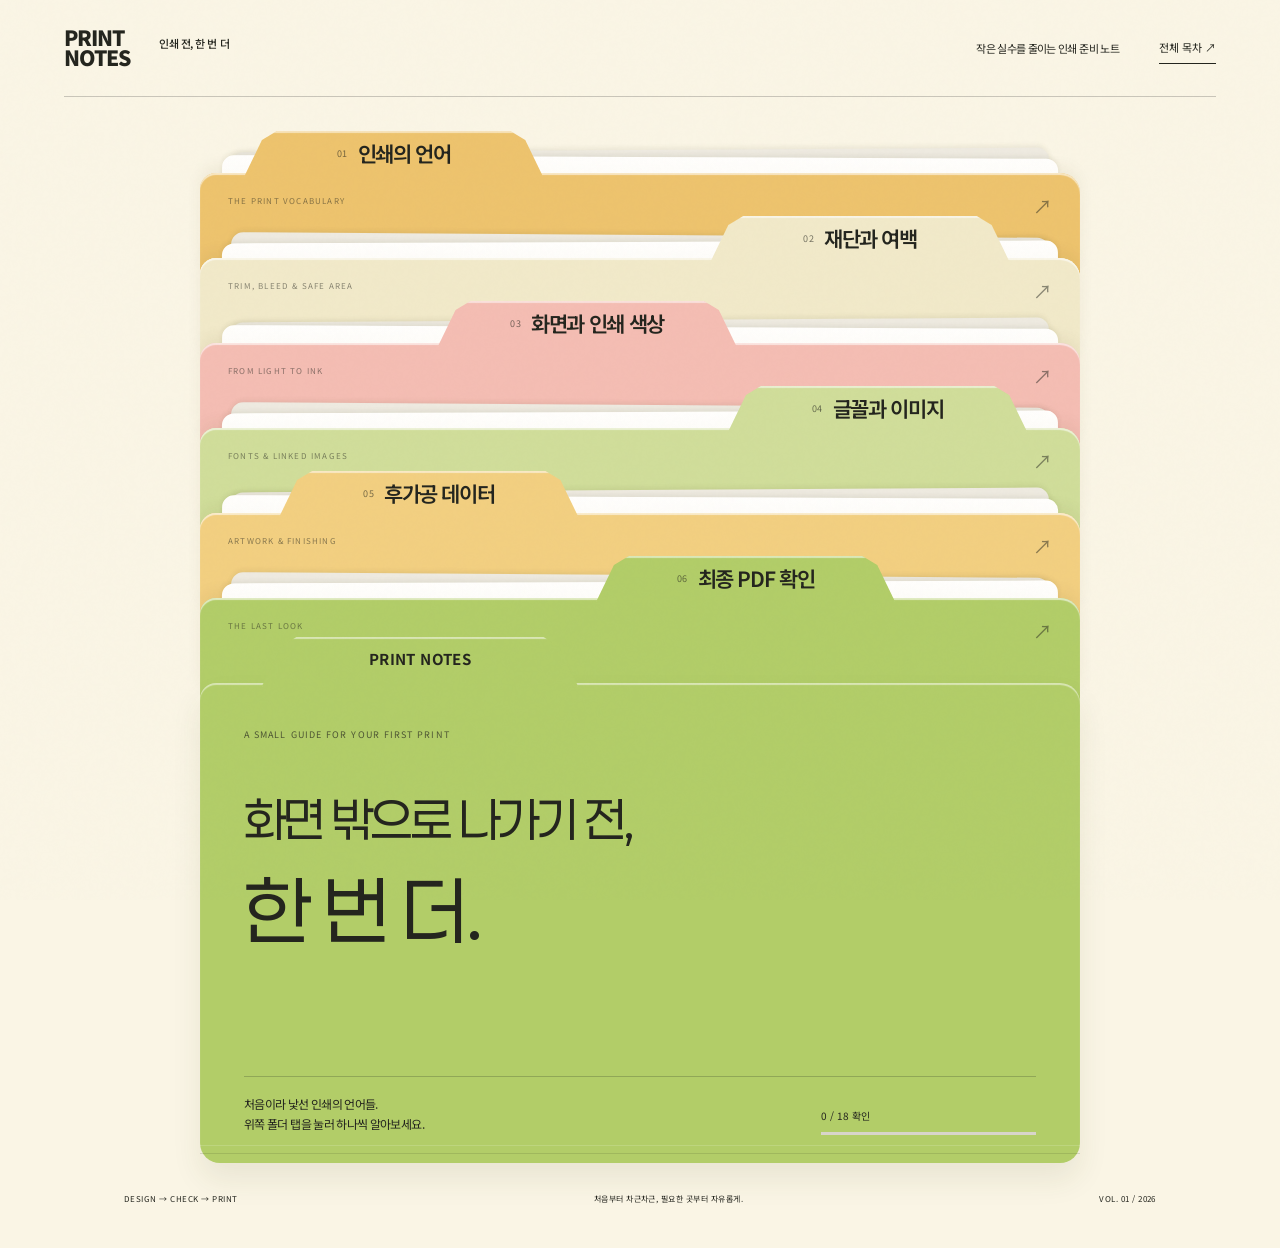
<file: previews/print/index.html>
<!doctype html><html lang="ko"><head><meta charset="utf-8"><meta name="viewport" content="width=device-width,initial-scale=1"><title>인쇄 전, 한 번 더 — PRINT NOTES</title><meta name="description" content="처음 인쇄를 준비하는 디자이너를 위한 여섯 개의 폴더. 개념부터 최종 PDF 확인까지."><link rel="stylesheet" href="style.css?v=chapter-papers-6"><style>html,body{overflow:hidden!important}::-webkit-scrollbar{display:none}</style></head><body><header><a class="brand" href="#">PRINT<br>NOTES<span>인쇄 전, 한 번 더</span></a><div class="header-right"><span>작은 실수를 줄이는 인쇄 준비 노트</span><button id="contents">전체 목차 ↗</button></div></header><main id="home"><div class="cabinet" id="folders" aria-label="챕터 목차"></div><footer><span>DESIGN → CHECK → PRINT</span><span>처음부터 차근차근, 필요한 곳부터 자유롭게.</span><span>VOL. 01 / 2026</span></footer></main><main id="reader" hidden><div class="reader-top"><button id="back">↖ 폴더로 돌아가기</button><span id="chapterCount"></span></div><article id="article"></article><nav class="chapter-nav" aria-label="챕터 이동"><button id="prev">← 이전 챕터</button><button id="next">다음 챕터 →</button></nav></main><script src="app.js?v=chapter-papers-6"></script></body></html>
</file>
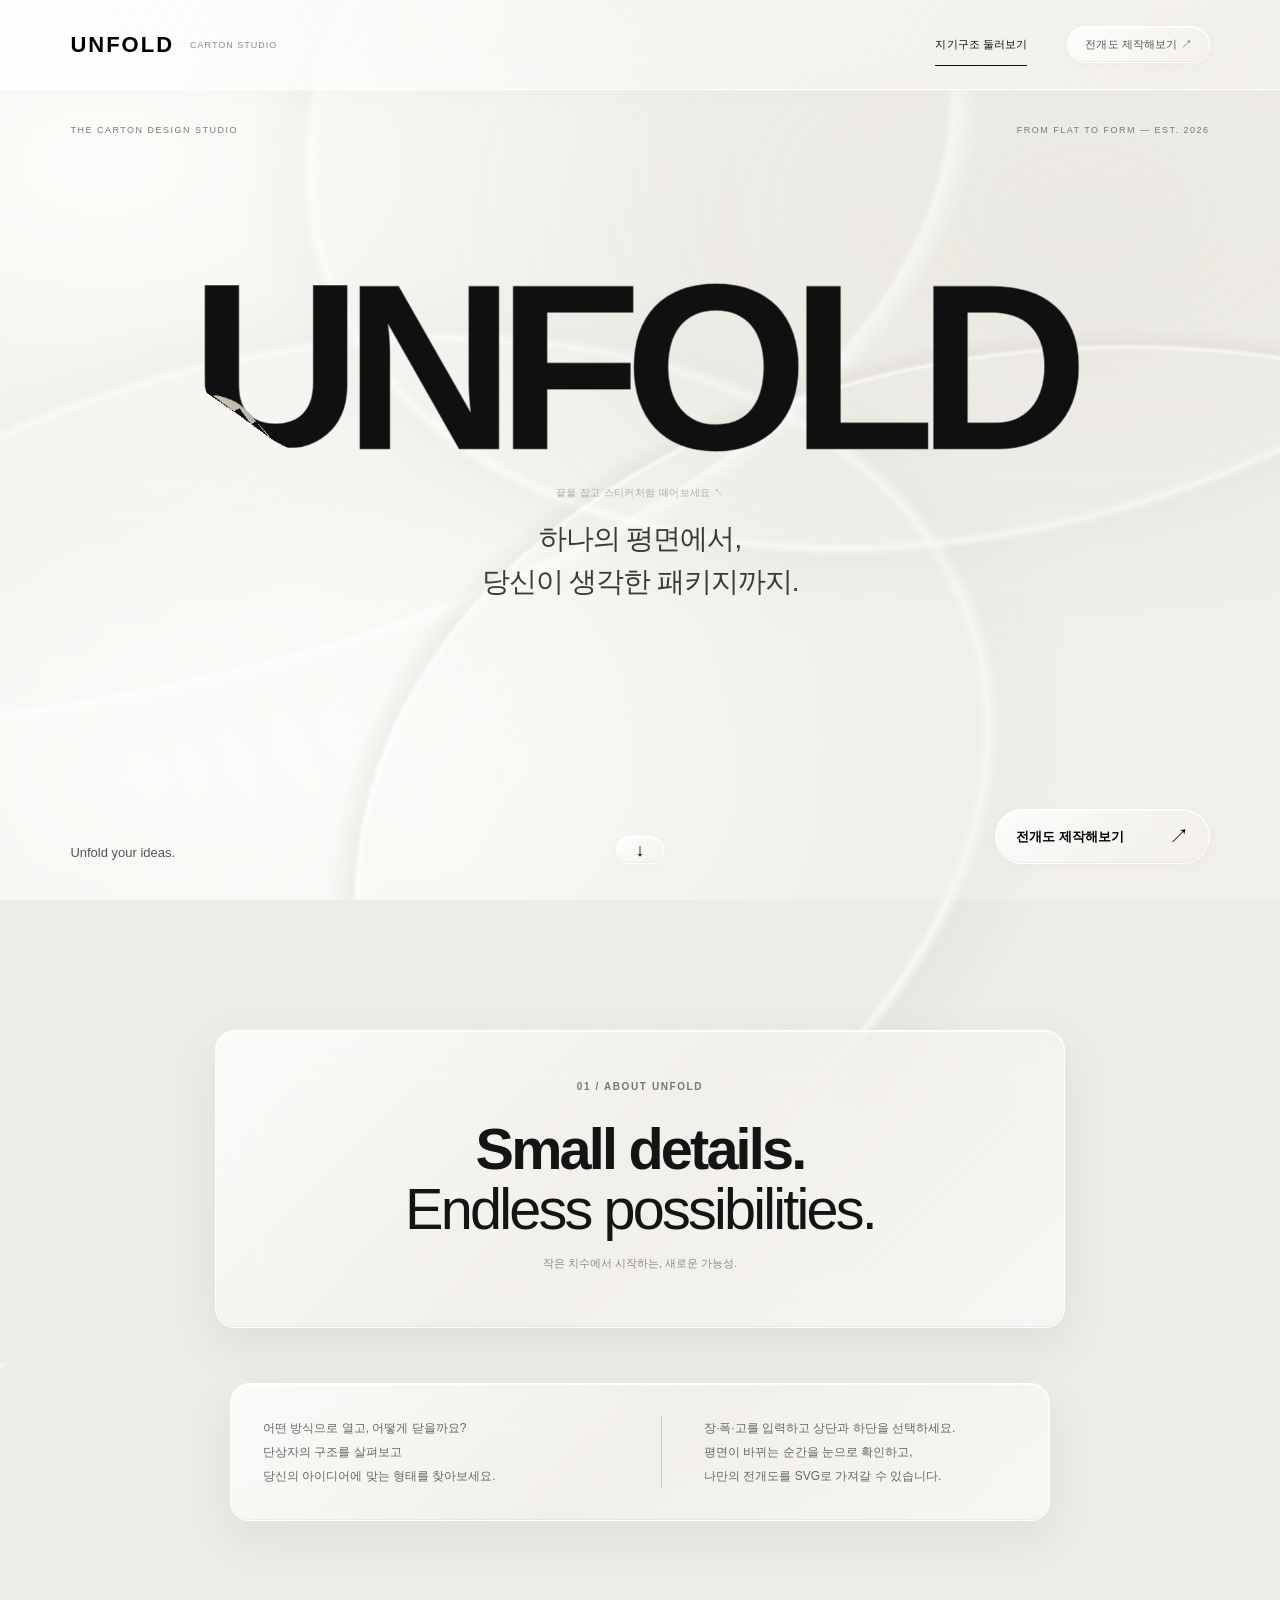
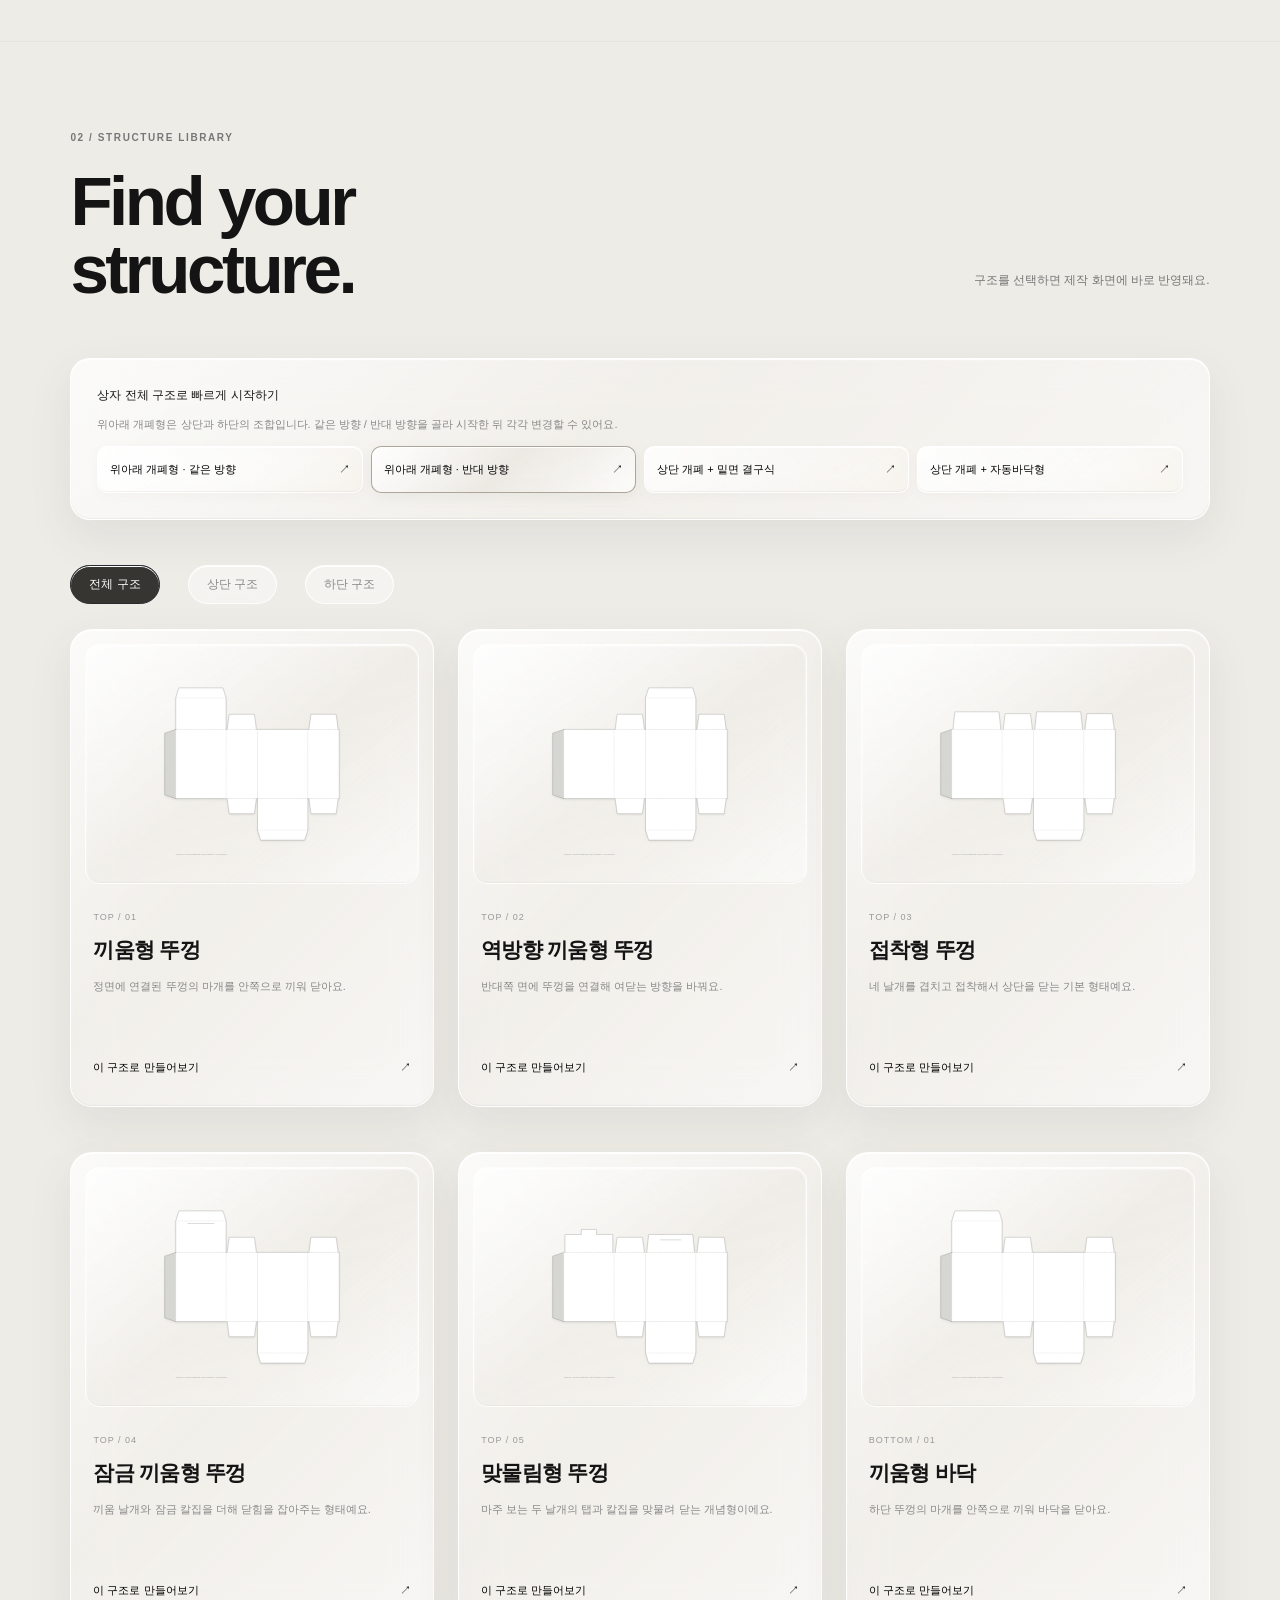
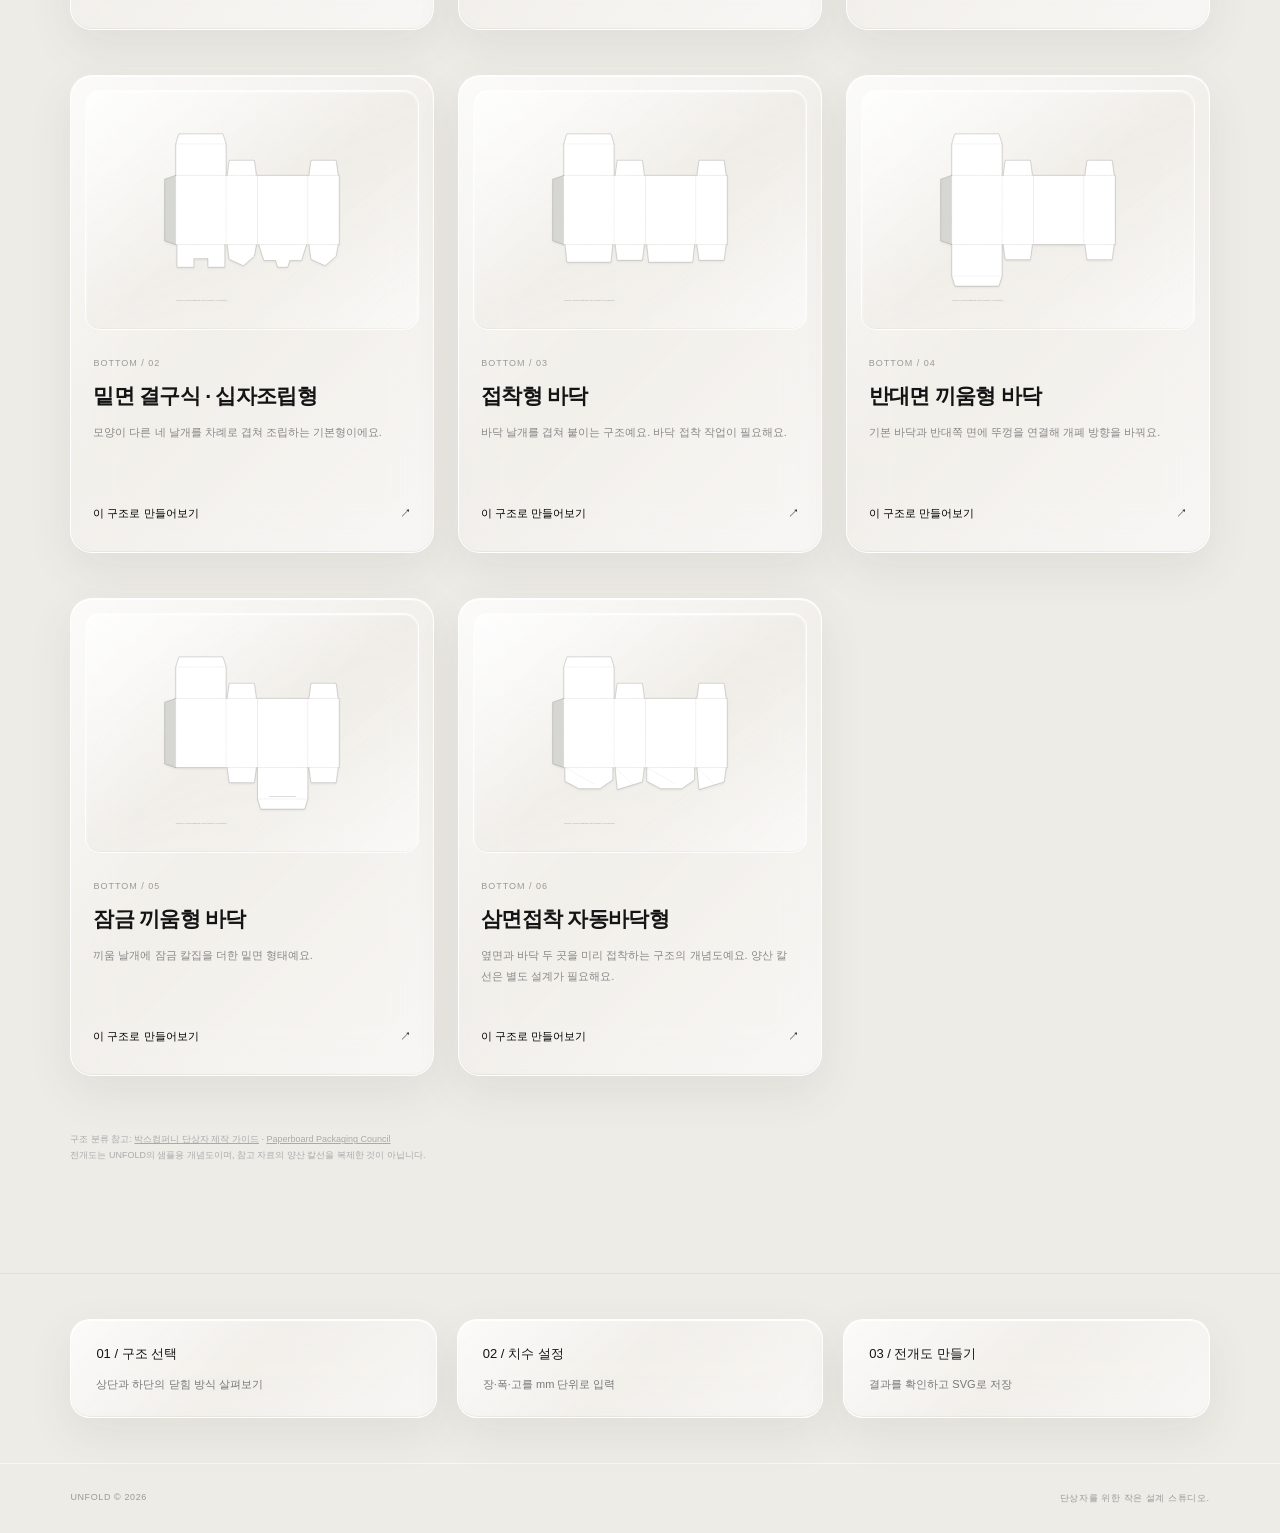
<file: previews/unfold/index.html>
<!doctype html><html lang="ko"><head><meta charset="utf-8"><meta name="viewport" content="width=device-width,initial-scale=1"><title>UNFOLD — 단상자 전개도 스튜디오</title><style>
:root{--mint:#51e1ab;--ink:#202820;--muted:#778078;--line:#dce3dc;--paper:#f6f8f3}*{box-sizing:border-box}body{margin:0;color:var(--ink);font-family:Arial,'Noto Sans KR',sans-serif;background:#fff}button,input{font:inherit}button,a{touch-action:manipulation}button{cursor:pointer}button:focus-visible,a:focus-visible{outline:3px solid #20b577;outline-offset:4px}header{height:84px;border-bottom:1px solid var(--line);padding:0 5vw;display:flex;align-items:center;justify-content:space-between;background:#fff;position:sticky;top:0;z-index:10}.brand{font-size:25px;font-weight:900;letter-spacing:-1px;display:flex;gap:10px;align-items:center;background:none;border:0}.mark{display:inline-grid;place-items:center;width:31px;height:34px;border:1.5px solid;transform:skewY(-12deg);background:linear-gradient(90deg,white 50%,var(--mint) 50%);font-size:0}nav{display:flex;gap:30px;align-items:center}nav button{border:0;background:none;color:var(--muted);font-size:13px;padding:13px 0}nav button.on{color:var(--ink);border-bottom:3px solid var(--mint)}.primary{border:0;background:var(--mint);color:var(--ink);border-radius:7px;padding:15px 22px;font-weight:700}.secondary{border:1px solid var(--line);background:white;border-radius:7px;padding:13px 18px}.hero{padding:70px 6vw 55px;display:grid;grid-template-columns:1.1fr 1fr;gap:40px;background:var(--paper);border-bottom:1px solid var(--line)}.eyebrow{font-size:11px;letter-spacing:2px;color:#52705f;font-weight:700}.hero h1{font-size:clamp(40px,4.9vw,72px);line-height:1.2;letter-spacing:-3px;margin:24px 0}.hero p{color:#6b766b;font-size:14px;line-height:1.9}.hero .primary{margin-top:18px}.hero-art{display:grid;place-items:center;position:relative}.hero-art svg{width:100%;max-height:340px}.art-note{font:11px monospace;color:#819083;position:absolute;bottom:4px;right:10px}.library{padding:60px 6vw 80px}.section-head{display:flex;align-items:end;justify-content:space-between;margin-bottom:28px}.section-head h2{font-size:30px;letter-spacing:-1px;margin:12px 0}.section-head p{font-size:13px;color:var(--muted)}.filters{display:flex;gap:8px;margin:24px 0}.filters button{border:1px solid var(--line);border-radius:30px;padding:10px 18px;background:white;font-size:12px}.filters button.active{background:var(--ink);color:white;border-color:var(--ink)}.cards{display:grid;grid-template-columns:repeat(3,1fr);gap:20px}.card{border:1px solid var(--line);border-radius:12px;overflow:hidden;background:#fff;transition:transform .25s,box-shadow .25s}.card:hover{transform:translateY(-5px);box-shadow:0 12px 30px #253a2110}.card-art{height:210px;display:grid;place-items:center;background:var(--paper);border-bottom:1px solid var(--line)}.card-art svg{height:180px;width:85%}.card-body{padding:23px}.tag{font-size:10px;color:#63816c;letter-spacing:1px}.card h3{font-size:20px;margin:12px 0}.card p{font-size:12px;color:var(--muted);line-height:1.8;min-height:44px}.card button{width:100%;text-align:left;padding:14px 0;background:none;border:0;border-top:1px solid var(--line);font-size:12px;font-weight:700}.card button span{float:right}.how{display:flex;gap:30px;border-top:1px solid var(--line);padding:32px 6vw;background:var(--paper);font-size:12px;color:var(--muted)}.how b{color:var(--ink);margin-right:12px}footer{padding:25px 6vw;display:flex;justify-content:space-between;color:#859084;font-size:11px}.studio{display:none}.studio-head{padding:28px 4vw 23px;border-bottom:1px solid var(--line);display:flex;justify-content:space-between;align-items:center}.studio-head h1{font-size:23px;margin:6px 0}.studio-head p{font-size:12px;color:var(--muted);margin:7px 0}.workspace{display:grid;grid-template-columns:290px minmax(0,1fr) 250px;min-height:calc(100vh - 191px)}.settings,.structure-panel{padding:26px 24px;background:white}.settings{border-right:1px solid var(--line)}.structure-panel{border-left:1px solid var(--line)}.small-head{font-size:12px;font-weight:700;display:flex;justify-content:space-between;align-items:center;margin-bottom:18px}.small-head span{font-size:10px;color:var(--muted);font-weight:400}.fields{display:grid;grid-template-columns:repeat(3,1fr);gap:9px}.field{font-size:11px;color:#6c776d}.input-wrap{display:flex;align-items:center;border:1px solid var(--line);border-radius:6px;padding:10px 7px;margin-top:8px}.input-wrap:focus-within{border-color:#2bb780;box-shadow:0 0 0 2px #51e1ab22}.input-wrap input{width:100%;min-width:0;border:0;outline:0;font-size:17px;background:none}.input-wrap small{font-size:9px;color:#9aa297}.help{font-size:11px;color:var(--muted);line-height:1.8;margin:14px 0 25px}.divider{border:0;border-top:1px solid var(--line);margin:25px 0}.dimension-art{width:100%;height:140px;background:var(--paper);border-radius:8px}.checks label{font-size:12px;display:flex;gap:9px;align-items:center;margin:16px 0}input[type=checkbox]{accent-color:#28bc82}.note{border:1px solid var(--line);border-radius:7px;padding:14px;font-size:10px;line-height:1.8;color:var(--muted)}.preview{background-color:#f8faf7;background-image:radial-gradient(#dbe3da .8px,transparent .8px);background-size:18px 18px;display:flex;flex-direction:column;min-height:600px;position:relative}.canvas-head{padding:22px 25px;display:flex;justify-content:space-between;font-size:11px;color:#657460}.canvas-head b{font-weight:500;letter-spacing:1px}.canvas{flex:1;min-height:400px;display:grid;place-items:center;padding:25px;overflow:hidden}.canvas svg{width:100%;height:100%;max-height:590px;filter:drop-shadow(0 7px 12px #1e482b08)}.canvas-bottom{display:flex;align-items:center;justify-content:space-between;margin:0 25px;padding:19px 0;border-top:1px solid #d9e2d5;font-size:10px;color:#72806f}.legend{display:flex;gap:13px;align-items:center}.legend i{display:inline-block;width:20px;border-top:1.5px solid #263a2b;margin-right:5px}.legend i.fold{border-top:1.5px dashed #1bb47a}.legend i.glue{height:9px;background:#c6ddc8;border:0}.zoom{display:flex;align-items:center;gap:9px}.zoom button{background:white;border:1px solid var(--line);border-radius:4px;width:25px;height:25px}.structure-panel h2{font-size:13px;margin:0 0 7px}.structure-panel>p{font-size:11px;color:var(--muted);line-height:1.7;margin-bottom:22px}.choice{display:block;width:100%;border:1px solid var(--line);border-radius:7px;background:white;text-align:left;margin:9px 0;padding:12px;transition:background .2s,border .2s}.choice.active{border-color:#25b97e;background:#edf9f0;box-shadow:inset 3px 0 #31c88e}.choice b{display:block;font-size:12px}.choice small{display:block;font-size:10px;color:var(--muted);margin-top:6px}.selected-info{font-size:11px;color:#5c715f;line-height:1.8;margin-top:24px}.error{font-size:11px;color:#ae4f31;min-height:28px;line-height:1.6}.toast{position:fixed;bottom:28px;left:50%;transform:translateX(-50%);background:var(--ink);color:white;padding:14px 24px;border-radius:9px;font-size:12px;z-index:30;display:none}button:disabled{opacity:.5;cursor:not-allowed}svg text{font-family:Arial,sans-serif}.studio-actions{display:flex;gap:8px}.mobile-tabs{display:none}@media(max-width:1100px){.workspace{grid-template-columns:240px minmax(0,1fr)}.structure-panel{grid-column:1/-1;border-left:0;border-top:1px solid var(--line);display:grid;grid-template-columns:1fr 1fr;gap:24px}.structure-panel>p{display:none}.selected-info{grid-column:1/-1}.hero{padding-top:45px}.card-art{height:170px}}@media(max-width:700px){header{height:70px;padding:0 20px}.brand{font-size:21px}nav{gap:18px}nav button{font-size:11px}.hero{grid-template-columns:1fr;padding:40px 24px}.hero h1{font-size:43px}.hero-art{height:230px}.cards{grid-template-columns:1fr}.library{padding:40px 24px}.section-head{display:block}.workspace{grid-template-columns:1fr}.settings{border:0;border-bottom:1px solid var(--line)}.dimension-art{display:none}.settings .help{margin-bottom:10px}.settings hr,.checks,.settings .note{display:none}.settings{padding:20px}.preview{min-height:470px}.canvas{min-height:330px;padding:15px}.structure-panel{padding:20px;gap:16px}.studio-head{padding:20px;align-items:start;gap:15px}.studio-head .eyebrow{display:none}.studio-actions{flex-direction:column}.studio-actions button{font-size:11px;padding:11px}.canvas-bottom{margin:0 15px;gap:6px}.legend{gap:6px;font-size:9px}.how{flex-direction:column;gap:15px}.section-head h2{font-size:27px}footer{gap:20px;line-height:1.8}}
@media(prefers-reduced-motion:reduce){*{transition:none!important;scroll-behavior:auto!important}}
.preset-block{margin:24px 0}.preset-block>p{font-size:12px;color:#6d7c70;line-height:1.8}.preset-list{display:flex;flex-wrap:wrap;gap:8px}.preset{background:#fff;border:1px solid #dce4dd;padding:12px 14px;border-radius:6px;font:inherit;font-size:12px;text-align:left;cursor:pointer;display:flex;gap:20px;justify-content:space-between}.preset:hover,.preset.active{background:#e5faef;border-color:#20b47c}.preset-block.compact{margin:0 0 22px}.compact .preset-list{display:grid;grid-template-columns:repeat(4,1fr)}.choice small{line-height:1.5}.structure-source{font-size:11px;line-height:1.8;color:#7c897d;margin-top:20px}.structure-source a{color:inherit}@media(max-width:900px){.compact .preset-list{grid-template-columns:repeat(2,1fr)}}@media(max-width:500px){.compact .preset-list{grid-template-columns:1fr}}

/* Monochrome editorial direction */
:root{--mint:#171717;--ink:#131313;--muted:#777;--line:#dededc;--paper:#f5f5f3}body{background:#f7f7f5;font-family:Arial,"Noto Sans KR",sans-serif;color:#141414}header{height:90px;padding:0 5.5vw;background:rgba(247,247,245,.96);border-bottom:0}.brand{font-size:22px;letter-spacing:2px;gap:16px;padding:0}.brand-sub{font-size:9px;color:#8a8a88;font-weight:400;letter-spacing:1px}.mark{display:none}nav{gap:40px}nav button{font-size:11px;color:#555;letter-spacing:.1px}nav button.on{border-bottom:1px solid #151515;color:#111}nav button:last-child{border:1px solid #a6a6a3;border-radius:30px;padding:10px 17px}button:focus-visible,a:focus-visible{outline:2px solid #333}.primary{background:#171717;color:white;border-radius:30px;font-size:12px;padding:14px 22px}.secondary{border-radius:30px;font-size:12px}.type-hero{display:flex;flex-direction:column;min-height:calc(100svh - 90px);padding:35px 5.5vw 36px;gap:0;background:#f7f7f5;border-bottom:0}.hero-topline{display:flex;justify-content:space-between;font-size:9px;letter-spacing:1.5px;color:#777}.hero h1.wave-title{font-size:inherit;margin:45px -6px 0;line-height:1;letter-spacing:0;cursor:default;outline-offset:8px}.wave-title svg{width:100%;height:auto;display:block;overflow:visible}.wave-title text{font-family:Arial,Helvetica,sans-serif;font-size:265px;font-weight:900;letter-spacing:-15px;fill:#101010}.hero-caption{display:flex;align-items:center;justify-content:space-between;margin-top:0;font-size:12px;font-weight:600}.hover-hint{font-size:9px;color:#969693;font-weight:400;letter-spacing:1px}.hero-bottom{display:grid;grid-template-columns:1fr auto 1fr;align-items:end;margin-top:auto;padding-top:90px;gap:30px}.hero .hero-bottom p{font-size:12px;color:#555;line-height:1.8;margin:0}.text-cta{justify-self:end;display:flex;gap:45px;background:none;border:0;border-bottom:1px solid #999;padding:0 0 11px;font-size:13px;font-weight:600}.text-cta span{font-size:20px;font-weight:400}.scroll-link{border:1px solid #aaa;background:none;border-radius:30px;width:48px;height:28px;font-size:18px;transition:transform .25s}.scroll-link:hover{transform:translateY(4px)}.about-section{padding:130px 8vw 120px;text-align:center;background:#f7f7f5}.eyebrow{color:#777;font-size:10px;letter-spacing:1.6px}.about-heading h2{font-size:clamp(35px,4.5vw,68px);letter-spacing:-2.8px;line-height:1.05;margin:25px 0 16px;font-weight:700}.about-heading h2 span{font-weight:400}.about-heading>p{font-size:11px;color:#888}.about-copy{display:grid;grid-template-columns:1fr 1fr;max-width:820px;margin:55px auto 0;text-align:left;gap:42px}.about-copy p{font-size:12px;line-height:2;color:#666;margin:0}.about-copy p+p{border-left:1px solid #c9c9c6;padding-left:42px}.library{padding:90px 5.5vw 100px;background:#fff;border-top:1px solid #e5e5e2}.section-head{margin-bottom:55px;align-items:end}.section-head h2{font-size:clamp(44px,5.4vw,78px);letter-spacing:-3.5px;line-height:.98;margin:25px 0 0;font-weight:600}.section-head p{max-width:240px;line-height:1.8;font-size:12px}.preset-block{margin:35px 0 40px}.preset-block>b{font-size:12px;font-weight:500}.preset-block>p{color:#888;font-size:11px}.preset-list{gap:0;border-top:1px solid #ddd;border-bottom:1px solid #ddd}.preset{flex:1;border:0;border-right:1px solid #ddd;border-radius:0;background:transparent;padding:18px;font-size:11px;align-items:center;transition:background .2s}.preset:last-child{border-right:0}.preset:hover,.preset.active{background:#eeeeeb;border-color:#ddd}.filters{gap:28px;margin:45px 0 25px}.filters button{border:0;border-radius:0;border-bottom:1px solid transparent;padding:10px 0;color:#888;font-size:12px;background:transparent}.filters button.active{background:transparent;color:#111;border-color:#111}.cards{gap:45px 24px}.card{border:0;border-radius:0;background:#fff;box-shadow:none}.card:hover{box-shadow:none;transform:translateY(-3px)}.card-art{background:#f4f4f1;border:0;height:240px}.card-art svg{height:200px;opacity:.8;transition:transform .4s}.card:hover .card-art svg{transform:scale(1.035)}.card-body{padding:22px 0 0}.tag{color:#999;font-size:9px;letter-spacing:1px}.card h3{font-size:21px;letter-spacing:-.7px;font-weight:600;margin:12px 0}.card p{font-size:11px;line-height:1.9;color:#888;min-height:42px;max-width:310px}.card button{font-weight:400;font-size:11px;margin-top:16px}.how{background:#f4f4f1;padding:45px 5.5vw;gap:70px;font-size:11px}.how b{display:block;font-size:13px;margin-bottom:14px;font-weight:500}footer{padding:28px 5.5vw;color:#999;background:#f7f7f5;font-size:9px;letter-spacing:.6px}.structure-source{font-size:9px;color:#aaa;max-width:650px;margin-top:55px}.studio-head{padding:42px 4vw 32px;background:#fff}.studio-head h1{font-size:34px;letter-spacing:-1.5px;margin:12px 0}.studio-head p{font-size:11px}.studio>.compact{padding:23px 4vw;margin:0;background:#fff;border-bottom:1px solid #ddd}.compact .preset-list{margin-top:14px}.workspace{grid-template-columns:270px minmax(0,1fr) 270px}.settings,.structure-panel{padding:30px 22px}.structure-code{color:#999;font-size:10px;font-weight:400;margin-left:6px}.choice{border:0;border-bottom:1px solid #dededb;border-radius:0;padding:16px 10px;margin:0}.choice.active{background:#efefec;border-color:#ccc;box-shadow:inset 2px 0 #171717}.choice b{font-size:11px;font-weight:500}.choice small{font-size:8px;letter-spacing:.6px;color:#888}.preview{background-color:#f4f4f1;background-image:radial-gradient(#d6d6d2 .65px,transparent .65px);background-size:20px 20px}.canvas-head{color:#777;font-size:10px}.canvas svg{filter:none}.input-wrap{border-radius:0;padding:12px 6px}.input-wrap:focus-within{border-color:#333;box-shadow:0 0 0 1px #333}.input-wrap input{font-size:16px}.dimension-art{border-radius:0;background:#f4f4f1;filter:grayscale(1)}input[type=checkbox]{accent-color:#111}.note{border-radius:0;background:#fafaf8}.selected-info{color:#777;font-size:10px}.legend i{border-color:#333}.legend i.fold{border-color:#777}.legend i.glue{background:#d0d0cc}.canvas-bottom{border-color:#d8d8d4;color:#777}.zoom button{border-radius:0}.toast{background:#171717;border-radius:0}.structure-panel .help{font-size:10px}.small-head{font-size:11px}
@media(min-width:1500px){.hero h1.wave-title{margin-top:60px}.type-hero{max-height:1000px}.hero-bottom{padding-top:90px}}
@media(max-width:1100px){.workspace{grid-template-columns:240px minmax(0,1fr)}.structure-panel{grid-column:1/-1}.hero-bottom{padding-top:70px}.type-hero{min-height:75svh}.preset{padding:14px 10px}}
@media(max-width:700px){header{height:76px;padding:0 22px}.brand{font-size:18px;letter-spacing:1px}.brand-sub{display:none}nav{gap:15px}nav button{font-size:9px}nav button:last-child{padding:9px 11px}.type-hero{padding:28px 22px 30px;min-height:calc(85svh - 76px)}.hero-topline{font-size:7px;letter-spacing:.7px}.hero-topline span:last-child{max-width:115px;text-align:right;line-height:1.6}.hero h1.wave-title{margin:65px -4px 0}.hero-caption{font-size:10px;margin-top:9px}.hover-hint{font-size:6px;letter-spacing:.4px}.hero-bottom{padding-top:100px;gap:16px;grid-template-columns:1fr auto}.hero .hero-bottom p{font-size:10px}.hero-bottom .scroll-link{display:none}.text-cta{font-size:10px;gap:16px}.text-cta span{font-size:17px}.about-section{padding:85px 25px}.about-heading h2{font-size:37px;letter-spacing:-1.8px}.about-copy{gap:20px;margin-top:35px}.about-copy p{font-size:10px;line-height:1.9}.about-copy p+p{padding-left:20px}.library{padding:65px 22px}.section-head{display:block;margin-bottom:35px}.section-head h2{font-size:51px;letter-spacing:-2.5px}.section-head p{margin-top:22px;font-size:11px}.preset-list{display:grid;grid-template-columns:1fr 1fr}.preset{border-bottom:1px solid #ddd;font-size:9px;gap:10px;padding:15px 10px}.preset:nth-child(2n){border-right:0}.preset:nth-last-child(-n+2){border-bottom:0}.cards{grid-template-columns:1fr;gap:38px}.card-art{height:270px}.card-art svg{height:230px}.card h3{font-size:23px}.card p{min-height:0}.how{gap:25px;padding:35px 22px}.how b{margin-bottom:8px}.workspace{grid-template-columns:1fr}.studio-head{padding:25px 20px}.studio-head h1{font-size:25px}.studio>.compact{padding:20px}.compact .preset-list{grid-template-columns:1fr 1fr}.settings{padding:22px}.structure-panel{padding:22px;gap:20px}.structure-panel .choice{padding:16px 9px}.studio-actions button{font-size:10px;padding:11px 13px}footer{font-size:8px}.canvas{padding:15px}}
@media(prefers-reduced-motion:reduce){.wave-title svg{filter:none}*{animation:none!important;transition:none!important}}

/* White surfaces; shadows belong only to the paper silhouette. */
:root{--paper:#fff}body,header,.type-hero,.about-section,.library,.card,.card-art,.how,footer,.studio,.studio-head,.studio>.compact,.settings,.structure-panel,.preview,.canvas,.dimension-art,.note{background-color:#fff}.preview{background-image:none}header{background:#fff}.preset:hover,.preset.active,.choice.active{background:#fff}.choice.active{box-shadow:inset 2px 0 #171717}.preset.active{box-shadow:inset 0 -2px #171717}.canvas svg,.card-art svg{filter:none}.canvas .dieline-sheet{filter:drop-shadow(0 2px 2px rgba(0,0,0,.10))}.card-art .dieline-sheet{filter:drop-shadow(0 2px 2px rgba(0,0,0,.08))}.card-art svg{opacity:1}

.workspace{display:block;position:relative;height:calc(100svh - 110px);min-height:720px;margin:24px 3vw 50px}.workspace .preview{position:absolute;inset:0;min-height:0;border:0}.workspace .canvas{padding:40px 260px;min-height:0}.workspace .canvas svg{max-height:none;height:100%;width:100%}.workspace .settings,.workspace .structure-panel{position:absolute;z-index:2;top:68px;width:230px;max-height:calc(100% - 150px);overflow:auto;border:1px solid #e4e4e4;border-radius:16px;background:#fff;box-shadow:0 8px 32px #0000000b;padding:20px;display:block}.workspace .settings{left:24px}.workspace .structure-panel{right:24px}.floating-heading{display:flex;align-items:center;justify-content:space-between;font-size:12px;font-weight:600;margin-bottom:20px}.panel-collapse{border:0;background:none;font-size:18px;padding:0 4px;color:#777}.workspace .dimension-art{height:100px}.workspace .help{font-size:10px;margin:12px 0}.workspace .divider{margin:18px 0}.workspace .choice{padding:12px 7px}.workspace .choice small{font-size:7px}.workspace .canvas-head{padding:18px 24px}.workspace .canvas-bottom{margin:0 24px}.workspace .settings.is-collapsed,.workspace .structure-panel.is-collapsed{max-height:65px;overflow:hidden}.is-collapsed .floating-heading{margin-bottom:0}.studio>.compact{padding:18px 4vw}.studio-head{padding:26px 4vw}.studio-head h1{font-size:28px}.workspace .note{font-size:9px}.workspace .selected-info{margin-top:15px}@media(min-width:1500px){.workspace .canvas{padding:30px 285px}.workspace{height:calc(100svh - 100px)}}@media(max-width:1000px){.workspace{height:auto;min-height:0;display:grid;grid-template-columns:1fr 1fr;gap:15px;margin:20px}.workspace .preview{position:relative;grid-column:1/-1;height:65svh;min-height:470px;grid-row:1}.workspace .canvas{padding:20px 30px}.workspace .settings,.workspace .structure-panel{position:relative;inset:auto;width:auto;max-height:450px;grid-column:auto}.workspace .structure-panel{grid-column:auto}.workspace .settings.is-collapsed,.workspace .structure-panel.is-collapsed{max-height:65px}}@media(max-width:550px){.workspace{gap:10px;margin:12px}.workspace .settings,.workspace .structure-panel{padding:14px;max-height:380px}.workspace .preview{height:55svh;min-height:350px}.workspace .canvas{padding:10px}.floating-heading{font-size:10px}.workspace .fields{grid-template-columns:1fr}.workspace .dimension-art{display:none}.workspace .settings .help{display:block}.workspace .structure-panel .choice b{font-size:10px}}

/* Restrained glass surfaces and clearly actionable controls. */
body{background:#fafafa}header{background:rgba(255,255,255,.76);backdrop-filter:blur(22px);-webkit-backdrop-filter:blur(22px);border-bottom:1px solid rgba(0,0,0,.04)}.type-hero{position:relative;isolation:isolate;overflow:hidden;background:radial-gradient(ellipse at 80% 80%,#eeeeef66,transparent 55%),#fff}.type-hero>*{position:relative;z-index:1}.type-hero .ripple-field{position:absolute;inset:0;pointer-events:none;z-index:0;overflow:hidden}.surface-ripple{position:absolute;width:90px;height:90px;border-radius:50%;border:1px solid #aeb3bc40;background:radial-gradient(circle,transparent 50%,#bbc2cb17 70%,transparent 73%);box-shadow:0 0 30px #aab3c016,inset 0 0 18px #fff9;transform:translate(-50%,-50%);animation:surfaceRipple 2.8s ease-out forwards}@keyframes surfaceRipple{from{opacity:.7;transform:translate(-50%,-50%) scale(.2)}to{opacity:0;transform:translate(-50%,-50%) scale(7)}}.about-section,.how{background:linear-gradient(135deg,#fff,#f7f8f9)}.library{background:#fff}.card-art{background:linear-gradient(145deg,#ffffffdd,#f0f1f370);border:1px solid #fff;border-radius:16px;box-shadow:inset 0 0 0 1px #e6e8ec77,0 8px 24px #26324605}.workspace .preview{background:radial-gradient(ellipse at 25% 30%,#f0f2f766,transparent 50%),radial-gradient(ellipse at 80% 70%,#eceff355,transparent 50%),#fff;border-radius:22px}.workspace .settings,.workspace .structure-panel{background:rgba(255,255,255,.72);border:1px solid #fff;backdrop-filter:blur(24px);-webkit-backdrop-filter:blur(24px);box-shadow:0 12px 40px #26324610,inset 0 0 0 1px #dce0e655;border-radius:18px}.floating-heading{font-size:13px;letter-spacing:-.3px;padding-bottom:15px;border-bottom:1px solid #d7dce177;color:#151515}.panel-collapse{display:grid;place-items:center;border:1px solid #dce0e6;background:#ffffffa6;width:25px;height:25px;border-radius:8px;font-size:16px}.structure-panel h2{font-size:10px;font-weight:700;color:#808590;letter-spacing:.6px;text-transform:uppercase;margin-bottom:8px}.structure-panel .help{font-size:10px;color:#969ba3}.structure-panel .choice{position:relative;border:1px solid #dce0e4;border-radius:10px;padding:13px 25px 13px 12px;margin:8px 0;background:linear-gradient(140deg,#ffffffdf,#ffffff70);box-shadow:0 2px 5px #27324304;transition:background .2s,box-shadow .2s,border-color .2s,transform .2s}.choice:after{content:'↗';position:absolute;right:10px;top:14px;font-size:12px;color:#a0a5ad}.structure-panel .choice:hover{background:#fff;border-color:#aab0b9;box-shadow:0 5px 14px #2732430b;transform:translateY(-1px)}.workspace .choice.active{background:linear-gradient(135deg,#e5e8edd9,#fff9);border:1px solid #808793;box-shadow:0 3px 10px #2732430a,inset 0 1px 0 #fff}.choice.active:after{content:'✓';color:#20252d;font-weight:700}.structure-panel .choice b{font-size:11px;font-weight:600;color:#282c32}.structure-panel .choice small{font-size:7px;color:#8a9099;letter-spacing:.5px}.input-wrap{background:#ffffffb3;border-radius:8px;border:1px solid #dbe0e6}.note{border-radius:10px;background:#ffffff80}.primary{background:linear-gradient(135deg,#34373b,#131518);box-shadow:inset 0 1px 0 #ffffff30,0 5px 15px #00000012;border:1px solid #333}.secondary,.preset,.filters button,.zoom button{backdrop-filter:blur(12px);-webkit-backdrop-filter:blur(12px)}.secondary{background:#ffffffa8;box-shadow:0 3px 12px #27324306}.preset-list{border:0;gap:8px}.preset{border:1px solid #dce0e6!important;border-radius:10px;background:linear-gradient(135deg,#fff,#f7f8f988);box-shadow:inset 0 1px 0 #fff;padding:15px 12px}.preset:hover,.preset.active{background:#e9ecf188;border-color:#a4abb6!important;box-shadow:inset 0 1px 0 #fff}.filters button{padding:10px 18px;border:1px solid #e0e3e7;border-radius:30px;background:#fff9}.filters button.active{background:#272a2e;color:white;border-color:#272a2e}.card button{border:1px solid #dce0e6;border-radius:30px;padding:13px 16px;background:linear-gradient(135deg,#fff,#f6f7f9);margin-top:18px}.card button:hover{border-color:#929ba7;background:#f0f2f5}.text-cta{border:1px solid #d6dbe2;border-radius:30px;background:#ffffffa0;backdrop-filter:blur(12px);padding:13px 20px;align-items:center;box-shadow:0 5px 20px #27324307}.text-cta:hover{background:#fff;border-color:#9aa2ae}.scroll-link{background:#ffffff90;border-color:#d4d9e0;box-shadow:0 3px 12px #27324306}.zoom button{background:#fff9;border-radius:7px}.structure-panel .divider{border-color:#d9dde477}.selected-info{padding:12px;border-radius:9px;background:#ffffff70;border:1px solid #e2e5ea}.workspace .settings .small-head{color:#777e88;font-size:10px;letter-spacing:.2px}
@media(prefers-reduced-motion:reduce){.surface-ripple{display:none}}

.hero h1.wave-title{margin:55px 0 0;width:100%;padding:20px 0;position:relative;z-index:2}.title-word{display:flex;justify-content:center;width:100%;font-family:Arial,Helvetica,sans-serif;font-size:clamp(70px,18.5vw,330px);font-weight:900;line-height:.9;letter-spacing:-.075em;padding-right:.075em;color:#101010}.title-word>span{display:inline-block;transform-origin:center;will-change:transform}.wave-title:hover .title-word>span,.wave-title:focus .title-word>span,.wave-title.is-waving .title-word>span{animation:letterWater 1.8s ease-in-out infinite;animation-delay:calc(var(--i)*-.18s)}@keyframes letterWater{0%,100%{transform:translateY(0) rotate(0)}25%{transform:translateY(-12px) rotate(-1.2deg)}75%{transform:translateY(12px) rotate(1.2deg)}}.hero-subtitle{font-size:clamp(19px,2.15vw,34px);line-height:1.55;letter-spacing:-1px;text-align:center;font-weight:500;margin:28px 0 0;color:#333}.hero-bottom{padding-top:65px}.hero .hero-bottom p{font-size:13px;font-weight:500}.type-hero .ripple-field{z-index:1}.surface-ripple{border-color:#9ca7b54d;box-shadow:0 0 30px #9aa9bb18,inset 0 0 18px #fff9}
body{background:radial-gradient(ellipse at 10% 30%,#e9edf37a,transparent 45%),radial-gradient(ellipse at 90% 70%,#eef0f47a,transparent 45%),#fafbfc;background-attachment:fixed}.type-hero{background:radial-gradient(ellipse at 20% 80%,#e5eaf266,transparent 50%),radial-gradient(ellipse at 80% 20%,#edf0f788,transparent 45%),#ffffff88}.about-section,.library,.how,footer,.studio,.studio-head,.studio>.compact{background:transparent}.about-heading,.about-copy,.library>.preset-block,.card,.how>div{border:1px solid #ffffffee;background:linear-gradient(135deg,#ffffffb0,#ffffff58);backdrop-filter:blur(22px);-webkit-backdrop-filter:blur(22px);box-shadow:0 10px 32px #34476508,inset 0 1px 0 #fff;border-radius:20px}.about-heading{padding:45px 25px;max-width:850px;margin:auto}.about-copy{padding:32px}.library>.preset-block{padding:26px}.card{padding:14px}.card-art{background:linear-gradient(145deg,#ffffffaa,#e7edf450);border-color:#fff}.card-body{padding:22px 8px 4px}.how>div{flex:1;padding:25px}.how{gap:20px}.workspace .settings,.workspace .structure-panel{background:linear-gradient(135deg,#ffffffb3,#ffffff70);backdrop-filter:blur(28px);-webkit-backdrop-filter:blur(28px);border-color:#fff;box-shadow:0 12px 40px #33496815,inset 0 1px 0 #fff}.workspace .preview{background:radial-gradient(ellipse at 20% 30%,#e9edf57a,transparent 55%),radial-gradient(ellipse at 80% 70%,#e8edf477,transparent 55%),#ffffffa0}.studio-head,.studio>.compact{backdrop-filter:blur(20px)}
@media(max-width:700px){.hero h1.wave-title{margin-top:65px;padding:18px 0}.title-word{font-size:18.8vw}.hero-subtitle{font-size:20px;margin-top:30px}.about-copy{padding:22px;gap:18px}.library>.preset-block{padding:18px}.how{gap:14px}.how>div{padding:20px}.hero-bottom{padding-top:65px}}
@media(prefers-reduced-motion:reduce){.wave-title .title-word>span{animation:none!important;transform:none!important}}

.workspace .fields{grid-template-columns:1fr;gap:12px}.workspace .field{display:grid;grid-template-columns:42px minmax(0,1fr);align-items:center;font-size:12px}.workspace .input-wrap{margin-top:0;padding:10px 12px;gap:8px;min-width:0}.workspace .input-wrap input{appearance:textfield;-moz-appearance:textfield;flex:1;width:100%;font-size:17px;min-width:65px}.input-wrap input::-webkit-inner-spin-button,.input-wrap input::-webkit-outer-spin-button{-webkit-appearance:none;margin:0}.workspace .input-wrap small{flex:0 0 auto;font-size:10px}.wave-title .title-word>span{animation:none!important;transform:none!important}.wave-title,.hero-subtitle{overflow:visible;will-change:filter}.hero-subtitle{cursor:default}.type-hero{overflow:hidden}

/* Keep the legend and zoom inside the upper canvas area. */
.workspace .canvas-bottom{position:absolute;z-index:3;top:66px;left:280px;right:280px;margin:0;padding:0;border:0;display:flex;align-items:center;justify-content:space-between;pointer-events:none;gap:16px}.workspace .canvas-bottom .legend,.workspace .canvas-bottom .zoom{pointer-events:auto;background:rgba(255,255,255,.82);backdrop-filter:blur(16px);-webkit-backdrop-filter:blur(16px);border:1px solid #e1e5eb;border-radius:12px;box-shadow:0 4px 16px #26324608;padding:12px 15px;color:#555d68;font-size:11px}.workspace .canvas-bottom .legend{gap:15px;white-space:nowrap}.workspace .canvas-bottom .zoom{gap:12px}.workspace .zoom button{width:30px;height:30px;font-size:16px;background:#fff}.workspace .canvas{padding-top:115px;padding-bottom:28px}.workspace .canvas-bottom #zoomLabel{min-width:34px;text-align:center}@media(max-width:1200px) and (min-width:1001px){.workspace .canvas-bottom{left:270px;right:270px;gap:8px}.workspace .canvas-bottom .legend{gap:8px;font-size:9px;padding:10px}.workspace .canvas-bottom .zoom{gap:6px;padding:8px}}@media(max-width:1000px){.workspace .canvas-bottom{top:54px;left:20px;right:20px}.workspace .canvas{padding-top:110px;padding-bottom:20px}}@media(max-width:550px){.workspace .canvas-bottom{left:10px;right:10px;top:48px;gap:8px}.workspace .canvas-bottom .legend{font-size:8px;gap:7px;padding:10px 8px}.workspace .canvas-bottom .legend i{width:12px;margin-right:3px}.workspace .canvas-bottom .zoom{padding:7px;gap:5px;font-size:9px}.workspace .zoom button{width:26px;height:26px}.workspace .canvas{padding-top:105px}.workspace .canvas-bottom #zoomLabel{min-width:27px}}

.workspace .canvas-bottom .legend,.workspace .canvas-bottom .zoom{background:transparent;border-color:transparent;box-shadow:none;backdrop-filter:none;-webkit-backdrop-filter:none;border-radius:0}

.wave-title,.hero-subtitle{position:relative;filter:none!important}.wave-base{display:block;visibility:hidden}.water-strip{position:absolute;inset:0;display:block;pointer-events:none;will-change:transform}.wave-title .water-strip,.wave-title .wave-base{padding:20px 0}.wave-title .water-strip .title-word>span{transform:none!important;animation:none!important}.hero-subtitle .water-strip{text-align:center}.hero h1.wave-title{padding:0}.water-strip .title-word{width:100%}

.refraction-canvas{position:absolute!important;inset:0;width:100%;height:100%;z-index:2!important;pointer-events:none}.refraction-ready .wave-title,.refraction-ready .hero-subtitle{visibility:hidden}.type-hero .hero-bottom,.type-hero .hero-topline{z-index:3}.type-hero .ripple-field{display:none}

/* Pearl glass: visible depth without saturated colour. */
:root{--pearl-border:rgba(255,255,255,.9);--pearl-fill:linear-gradient(135deg,rgba(255,255,255,.76),rgba(249,247,243,.30) 48%,rgba(255,255,255,.55));--pearl-shadow:0 16px 45px rgba(83,76,64,.09),inset 0 1px 1px #fff,inset 0 -1px 1px rgba(166,158,144,.14)}
body{background:radial-gradient(ellipse at 8% 18%,#fff 0%,transparent 36%),radial-gradient(ellipse at 84% 38%,#dcd8d140,transparent 44%),radial-gradient(ellipse at 30% 80%,#fff9,transparent 40%),#eeece7;background-attachment:fixed}body:before{content:'';position:fixed;pointer-events:none;z-index:-1;inset:-25%;background:radial-gradient(ellipse at 75% 30%,transparent 35%,#ffffffa6 35.5%,#bab6ae18 36%,transparent 39%),radial-gradient(ellipse at 25% 70%,transparent 36%,#fff9 36.4%,#a6a5a313 37%,transparent 41%);transform:rotate(-18deg)}
header{background:linear-gradient(120deg,#ffffffb8,#f7f5f069);border-bottom:1px solid #fff;box-shadow:0 4px 24px #645e5205;backdrop-filter:blur(26px) saturate(115%);-webkit-backdrop-filter:blur(26px) saturate(115%)}
.type-hero{background:radial-gradient(ellipse at 10% 85%,#fff9,transparent 45%),radial-gradient(ellipse at 85% 15%,#d8d3ca30,transparent 45%),#f7f5f059}.type-hero:before{content:'';position:absolute;inset:0;pointer-events:none;z-index:0;background:radial-gradient(ellipse at 88% 100%,transparent 48%,#ffffff99 48.25%,#b7b1a824 48.6%,transparent 50%),radial-gradient(ellipse at -25% 0%,transparent 56%,#ffffff88 56.3%,transparent 57.5%)}
.about-section,.library,.how,footer,.studio,.studio-head,.studio>.compact{background:transparent}.about-heading,.about-copy,.library>.preset-block,.card,.how>div,.workspace .settings,.workspace .structure-panel{background:var(--pearl-fill);border:1px solid var(--pearl-border);box-shadow:var(--pearl-shadow);backdrop-filter:blur(26px) saturate(110%);-webkit-backdrop-filter:blur(26px) saturate(110%)}.card{border-radius:22px}.card-art{border-radius:15px;background:linear-gradient(145deg,#ffffffb8,#e2ded530,#ffffff80);border:1px solid #ffffffc9;box-shadow:inset 0 1px 2px #fff,inset 0 -1px 0 #aaa4971f}.card:hover{box-shadow:0 20px 45px #6f675214,inset 0 1px 0 #fff}.workspace .preview{background:radial-gradient(ellipse at 80% 15%,#ffffffd9,transparent 60%),linear-gradient(135deg,#f9f8f5b0,#eeebe460);border:1px solid #ffffffb3;box-shadow:inset 0 1px 0 #fff;border-radius:22px}.studio-head,.studio>.compact{background:#ffffff32;backdrop-filter:blur(24px);-webkit-backdrop-filter:blur(24px)}
.choice,.workspace .structure-panel .choice,.preset,.secondary,.card button,.text-cta,.scroll-link,.input-wrap,.zoom button,.panel-collapse,nav button:last-child{background:linear-gradient(135deg,#ffffffd9,#ffffff4d 55%,#f5f1e880);border:1px solid #ffffffed!important;box-shadow:0 3px 12px #756b5a0a,inset 0 1px 0 #fff,inset 0 -1px 0 #aaa08b24;backdrop-filter:blur(16px);-webkit-backdrop-filter:blur(16px)}.workspace .choice:hover,.preset:hover,.card button:hover,.text-cta:hover{background:linear-gradient(135deg,#fff,#f7f5ef9c);box-shadow:0 5px 18px #756b5a12,inset 0 1px 0 #fff}.workspace .choice.active,.preset.active{border-color:#a59d8ee6!important;background:linear-gradient(135deg,#ffffffed,#dfdbd366,#ffffffb3);box-shadow:inset 0 1px 0 #fff,0 4px 14px #6a625214}.primary{background:linear-gradient(135deg,#5b5a57,#232321);border-color:#ffffff55;box-shadow:inset 0 1px 1px #ffffff73,0 7px 18px #4f493d20}.note,.selected-info{background:#ffffff42;border-color:#ffffffc9;border-radius:12px;box-shadow:inset 0 1px 0 #fff}.floating-heading{border-color:#c8c2b740}.filters button{background:#ffffff63;border-color:#ffffffc9;box-shadow:inset 0 1px 0 #fff}.filters button.active{background:#363531;color:#fff}.workspace .canvas-bottom .legend,.workspace .canvas-bottom .zoom{background:none;border-color:transparent;box-shadow:none;backdrop-filter:none;-webkit-backdrop-filter:none}.canvas-head{color:#6e6a63}footer{border-top:1px solid #ffffff9c}.type-hero .hero-subtitle{color:#3c3a36}

.card button,.card button:hover{background:transparent;border:0!important;border-radius:0;box-shadow:none;backdrop-filter:none;-webkit-backdrop-filter:none;padding:13px 0}

/* Give the main title more breathing room above it. */
.type-hero h1.wave-title{margin-top:clamp(100px,14svh,160px)}
@media(max-width:700px){.type-hero h1.wave-title{margin-top:clamp(95px,15svh,130px)}}
@media(max-height:650px) and (min-width:701px){.type-hero h1.wave-title{margin-top:85px}}

/* The title lifts as a continuous paper surface; the subtitle remains still. */
.type-hero h1.wave-title{cursor:grab;touch-action:none;user-select:none;-webkit-user-select:none;isolation:isolate}
.type-hero h1.wave-title.is-peeling{cursor:grabbing}
.wave-title .peel-original{visibility:hidden!important}
.peel-layer{position:absolute;display:block;z-index:2;pointer-events:none;overflow:visible}
.peel-strip{position:absolute;top:0;display:block;overflow:hidden;will-change:transform;pointer-events:none}
.wave-title .peel-ink{visibility:visible!important;animation:none!important;filter:none!important}
.wave-title .peel-shadow{position:absolute;z-index:0;visibility:visible!important;pointer-events:none;color:#34302a;opacity:0;transform-origin:center}
.peel-hint{align-self:center;position:relative;margin:12px 0 -10px;font-size:10px;letter-spacing:.04em;color:#928d82;opacity:.7;transition:opacity .35s}
.peel-hint.active{opacity:1;color:#5f5a50}
.hero-subtitle{filter:none!important;transform:none!important;animation:none!important;visibility:visible!important}
@media(prefers-reduced-motion:reduce){.peel-strip{will-change:auto}.peel-hint{transition:none}}

.paper-mesh{position:absolute;pointer-events:none;z-index:2;max-width:none!important}
.wave-title .mesh-original{visibility:hidden!important}
</style><style>html,body{overflow:hidden!important}::-webkit-scrollbar{display:none}</style></head><body><header><button class="brand" data-page="home" aria-label="UNFOLD 홈페이지">UNFOLD<span class="brand-sub">CARTON STUDIO</span></button><nav><button data-page="home" class="on">지기구조 둘러보기</button><button data-page="studio">전개도 제작해보기 ↗</button></nav></header>
<main id="home"><section class="hero type-hero"><div class="hero-topline"><span>THE CARTON DESIGN STUDIO</span><span>FROM FLAT TO FORM — EST. 2026</span></div><h1 class="wave-title" tabindex="0" aria-label="UNFOLD"><span class="title-word" aria-hidden="true"><span style="--i:0">U</span><span style="--i:1">N</span><span style="--i:2">F</span><span style="--i:3">O</span><span style="--i:4">L</span><span style="--i:5">D</span></span></h1><h2 class="hero-subtitle">하나의 평면에서,<br>당신이 생각한 패키지까지.</h2><div class="hero-bottom"><p>Unfold your ideas.</p><button class="scroll-link" data-scroll="about" aria-label="UNFOLD 소개로 이동">↓</button><button class="text-cta" data-page="studio">전개도 제작해보기 <span>↗</span></button></div></section><section class="about-section" id="about"><div class="about-heading"><span class="eyebrow">01 / ABOUT UNFOLD</span><h2>Small details.<br><span>Endless possibilities.</span></h2><p>작은 치수에서 시작하는, 새로운 가능성.</p></div><div class="about-copy"><p>어떤 방식으로 열고, 어떻게 닫을까요?<br>단상자의 구조를 살펴보고<br>당신의 아이디어에 맞는 형태를 찾아보세요.</p><p>장·폭·고를 입력하고 상단과 하단을 선택하세요.<br>평면이 바뀌는 순간을 눈으로 확인하고,<br>나만의 전개도를 SVG로 가져갈 수 있습니다.</p></div></section><section class="library"><div class="section-head"><div><div class="eyebrow">02 / STRUCTURE LIBRARY</div><h2>Find your<br>structure.</h2></div><p>구조를 선택하면 제작 화면에 바로 반영돼요.</p></div><div class="preset-block"><b>상자 전체 구조로 빠르게 시작하기</b><p>위아래 개폐형은 상단과 하단의 조합입니다. 같은 방향 / 반대 방향을 골라 시작한 뒤 각각 변경할 수 있어요.</p><div class="preset-list" data-presets></div></div><div class="filters"><button class="active" data-filter="all">전체 구조</button><button data-filter="top">상단 구조</button><button data-filter="bottom">하단 구조</button></div><div class="cards" id="cards"></div><p class="structure-source">구조 분류 참고: <a href="https://boxcompany.co.kr/magazine/?bmode=view&idx=15995045" target="_blank" rel="noopener">박스컴퍼니 단상자 제작 가이드</a> · <a href="https://paperbox.org/5-must-know-folding-carton-designs/" target="_blank" rel="noopener">Paperboard Packaging Council</a><br>전개도는 UNFOLD의 샘플용 개념도이며, 참고 자료의 양산 칼선을 복제한 것이 아닙니다.</p></section><div class="how"><div><b>01 / 구조 선택</b>상단과 하단의 닫힘 방식 살펴보기</div><div><b>02 / 치수 설정</b>장·폭·고를 mm 단위로 입력</div><div><b>03 / 전개도 만들기</b>결과를 확인하고 SVG로 저장</div></div><footer><span>UNFOLD © 2026</span><span>단상자를 위한 작은 설계 스튜디오.</span></footer></main>
<main class="studio" id="studio"><div class="studio-head"><div><div class="eyebrow">YOUR FIRST DIELINE</div><h1>나만의 전개도 만들기</h1><p>치수와 구조를 바꾸면 전개도에 바로 반영됩니다.</p></div><div class="studio-actions"><button class="secondary" id="reset">초기화 ↺</button><button class="primary" id="download">SVG 다운로드 ↓</button></div></div><div class="preset-block compact"><b>전체 구조 빠른 선택</b><p>상단·하단 조합을 먼저 고르고 아래에서 세부 구조를 변경하세요.</p><div class="preset-list" data-presets></div></div><div class="workspace"><aside class="settings"><div class="small-head">01. 상자 치수<span>단위 mm</span></div><div class="fields"><label class="field">장 L<div class="input-wrap"><input id="length" type="number" min="20" max="300" step="1" value="80"><small>mm</small></div></label><label class="field">폭 W<div class="input-wrap"><input id="width" type="number" min="15" max="200" step="1" value="50"><small>mm</small></div></label><label class="field">고 H<div class="input-wrap"><input id="height" type="number" min="30" max="400" step="1" value="110"><small>mm</small></div></label></div><div class="error" id="error" role="status"></div><div id="dimensionArt"></div><p class="help">장: 정면의 너비 · 폭: 옆면의 깊이 · 고: 몸통 높이<br>접힘선 사이의 명목 치수 기준입니다.</p><hr class="divider"><div class="small-head">02. 표시 설정</div><div class="checks"><label><input type="checkbox" id="labels" checked>치수·면 이름 표시</label><label><input type="checkbox" id="glue" checked>옆면 접착부 표시</label></div><div class="note">샘플 제작용 기본 전개도입니다.<br>종이 두께 보정과 조립 공차는 반영하지 않습니다. 실제 제작 전 실측 출력과 샘플 접기로 확인해 주세요.</div></aside><section class="preview"><div class="canvas-head"><b>LIVE DIELINE</b><span id="overall"></span></div><div class="canvas" id="canvas"></div><div class="canvas-bottom"><div class="legend"><span><i></i>재단선</span><span><i class="fold"></i>접는 선</span><span><i class="glue"></i>옆면 접착부</span></div><div class="zoom"><button id="minus" aria-label="축소">−</button><span id="zoomLabel">100%</span><button id="plus" aria-label="확대">+</button></div></div></section><aside class="structure-panel"><div><h2>03. 상단 구조 <span class="structure-code">TOP</span></h2><p class="help">뚜껑이 닫히는 방식을 선택하세요.</p><div id="topChoices"></div></div><div><hr class="divider"><h2>04. 하단 구조 <span class="structure-code">BOTTOM</span></h2><p class="help">바닥이 조립되는 방식을 선택하세요.</p><div id="bottomChoices"></div></div><div class="selected-info" id="selectedInfo"></div></aside></div><footer><span>DESIGNED TO UNFOLD.</span><span>기본형 조합 미리보기 · 양산용 칼선은 제작사 확인 필요</span></footer></main><div class="toast" role="status" id="toast"></div><script src="app.js?v=sticker-corners-8"></script></body></html>
</file>
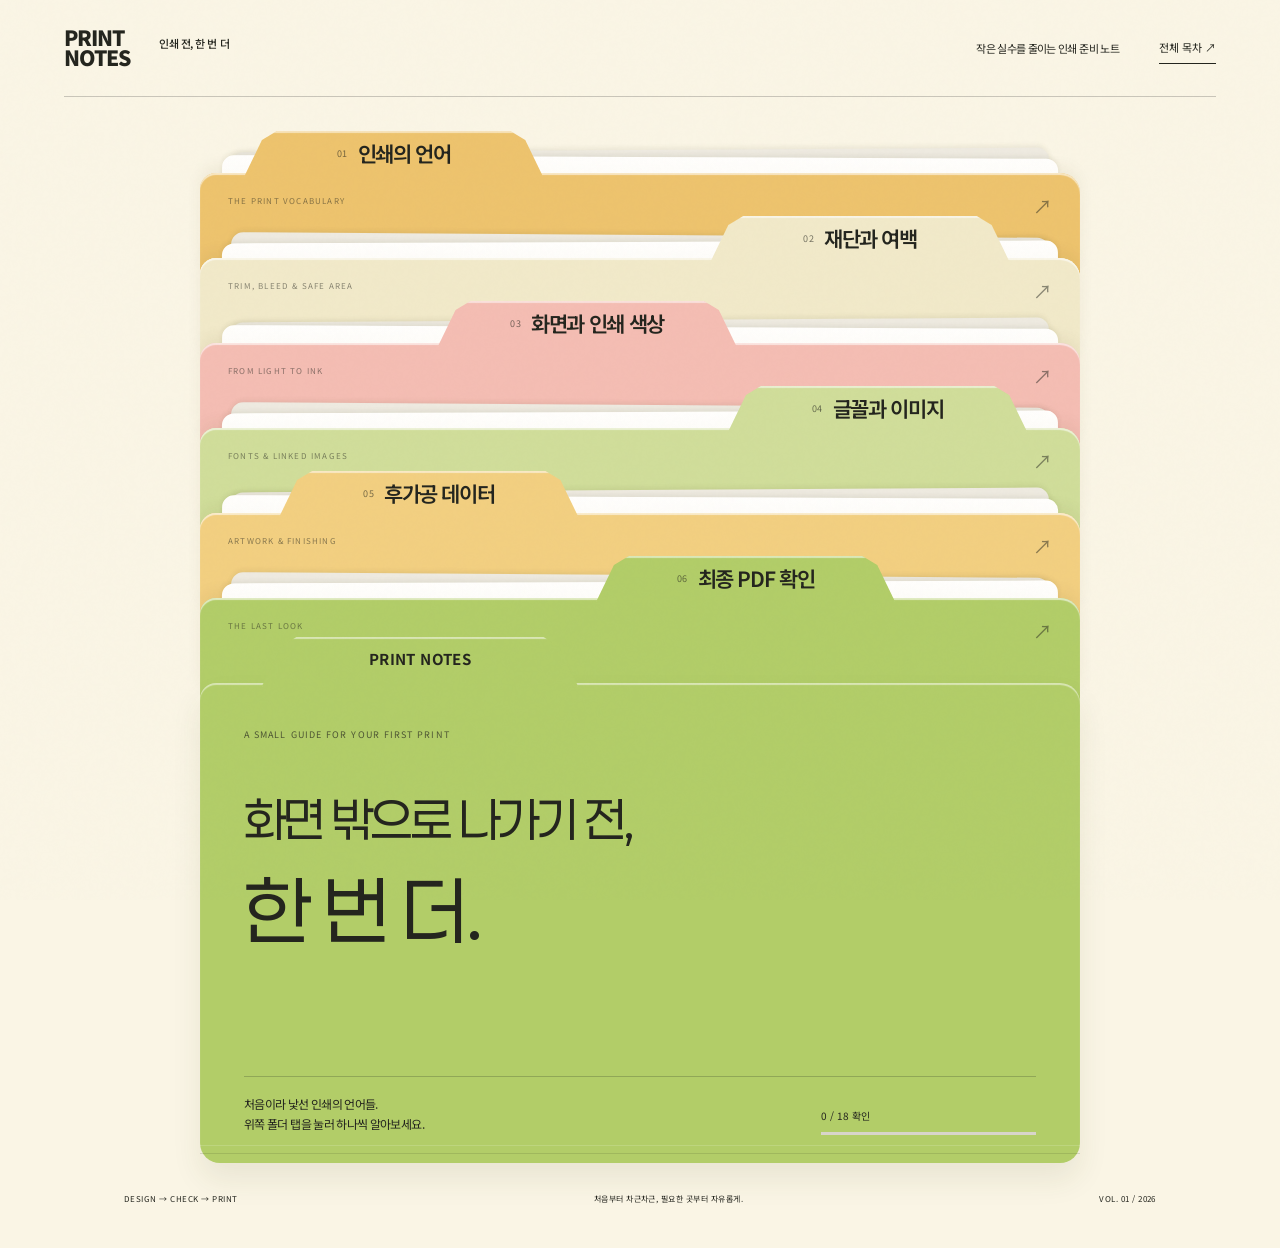
<file: projects/print-notes/index.html>
<!doctype html><html lang="ko"><head><meta charset="utf-8"><meta name="viewport" content="width=device-width,initial-scale=1"><title>인쇄 전, 한 번 더 — PRINT NOTES</title><meta name="description" content="처음 인쇄를 준비하는 디자이너를 위한 여섯 개의 폴더. 개념부터 최종 PDF 확인까지."><link rel="stylesheet" href="style.css?v=chapter-papers-6"></head><body><header><a class="brand" href="#">PRINT<br>NOTES<span>인쇄 전, 한 번 더</span></a><div class="header-right"><span>작은 실수를 줄이는 인쇄 준비 노트</span><button id="contents">전체 목차 ↗</button></div></header><main id="home"><div class="cabinet" id="folders" aria-label="챕터 목차"></div><footer><span>DESIGN → CHECK → PRINT</span><span>처음부터 차근차근, 필요한 곳부터 자유롭게.</span><span>VOL. 01 / 2026</span></footer></main><main id="reader" hidden><div class="reader-top"><button id="back">↖ 폴더로 돌아가기</button><span id="chapterCount"></span></div><article id="article"></article><nav class="chapter-nav" aria-label="챕터 이동"><button id="prev">← 이전 챕터</button><button id="next">다음 챕터 →</button></nav></main><script src="app.js?v=chapter-papers-6"></script></body></html>
</file>
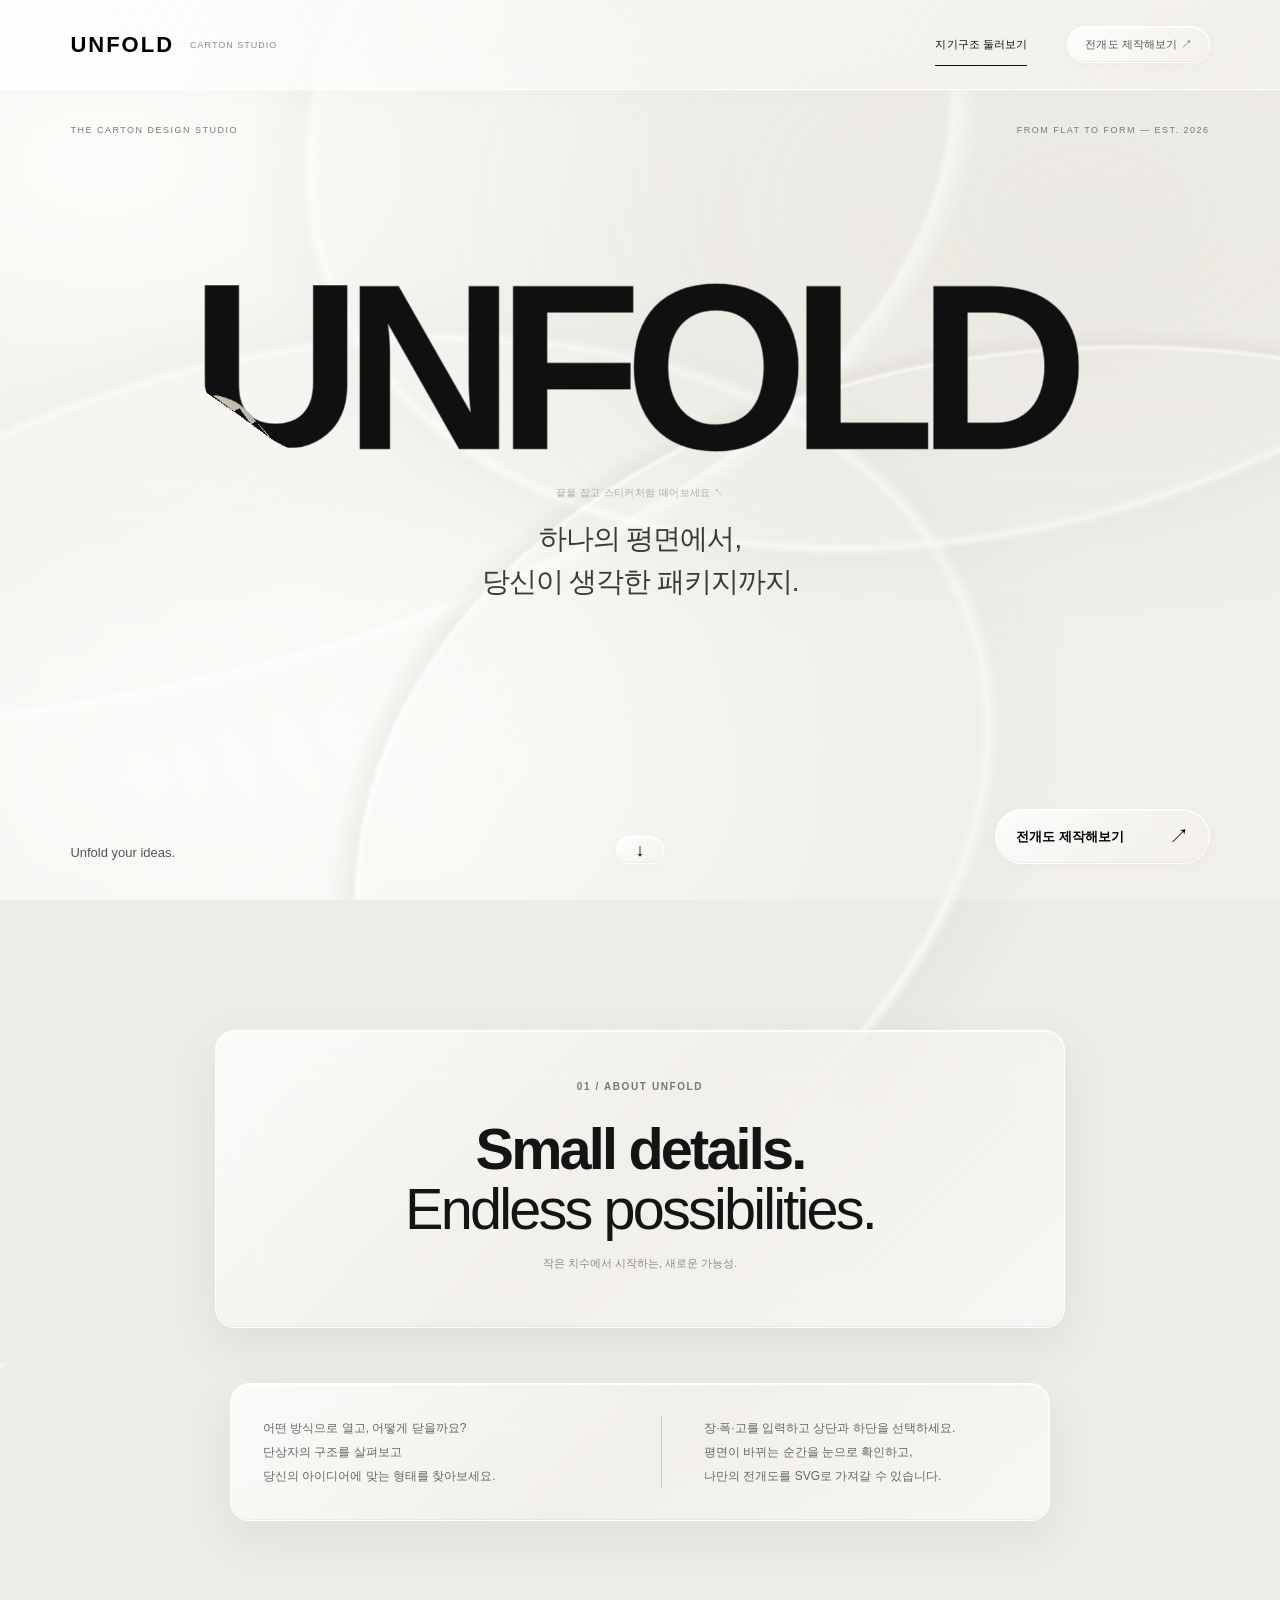
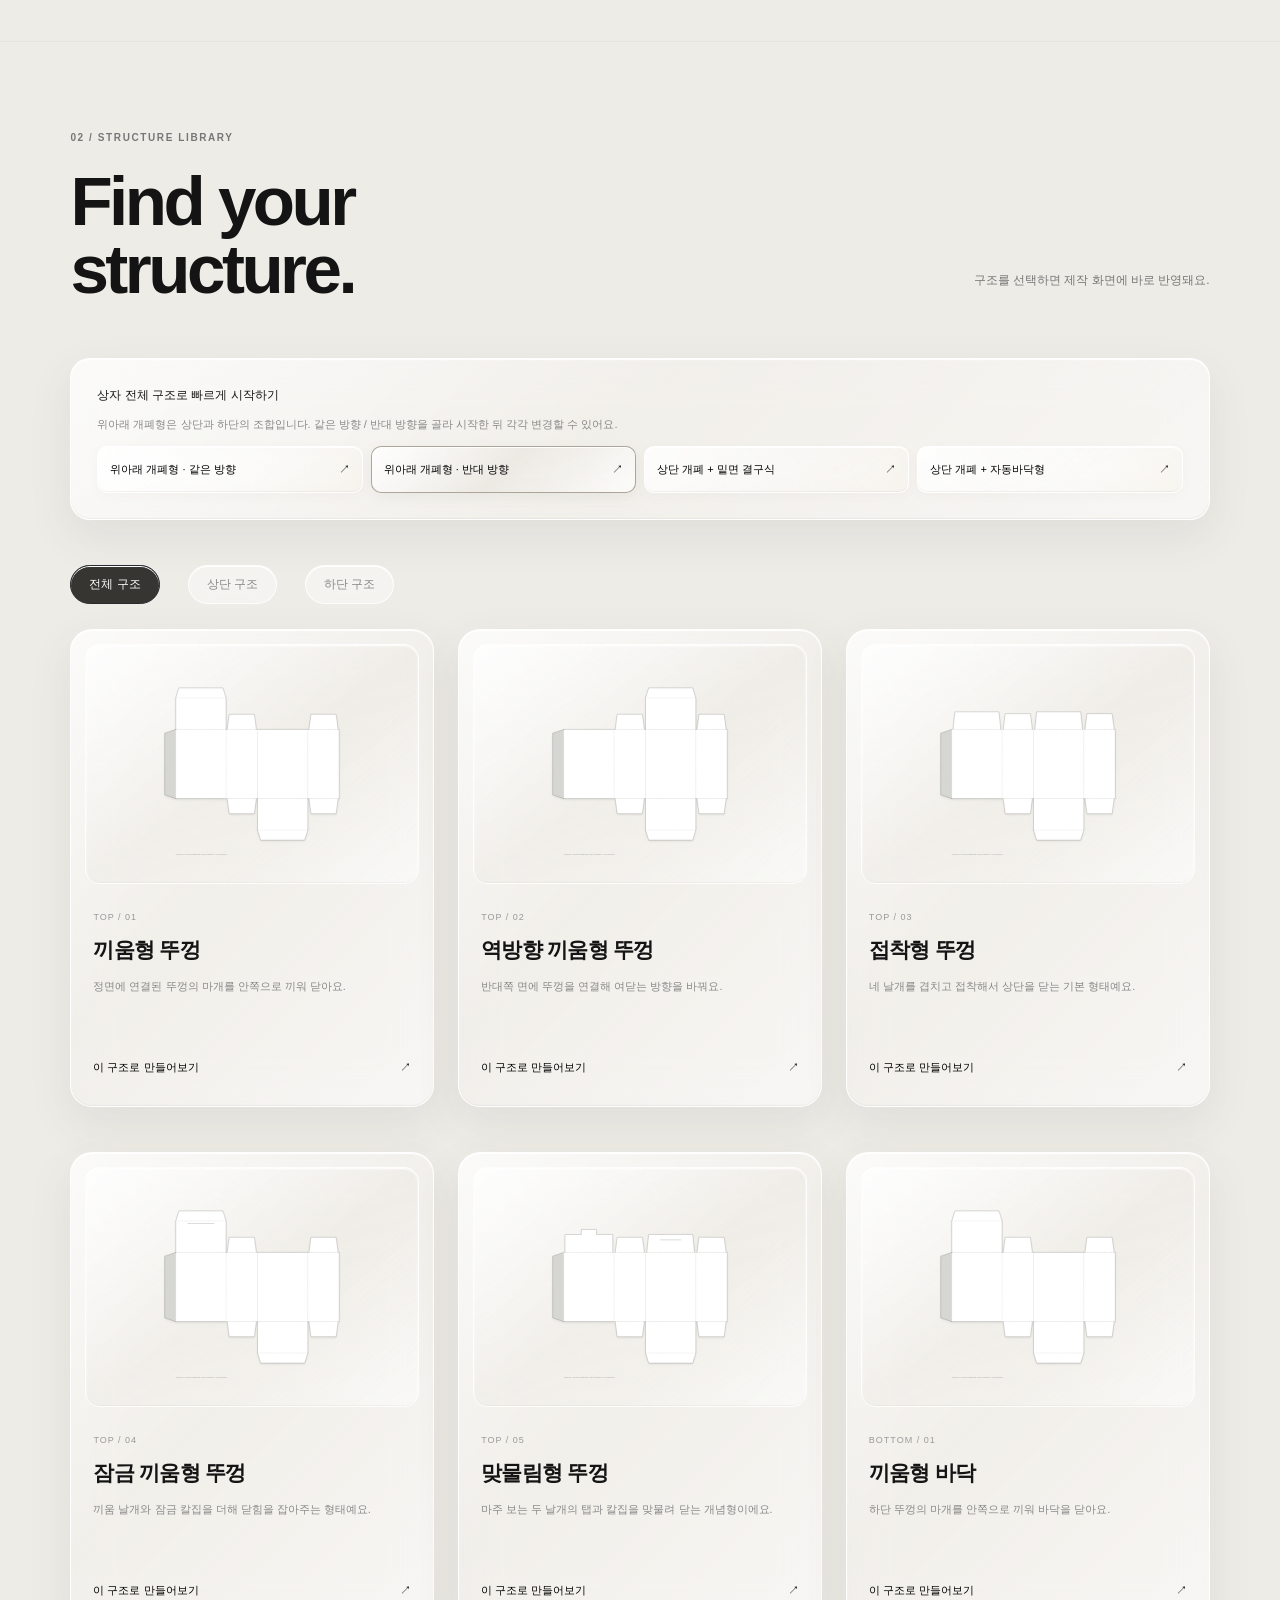
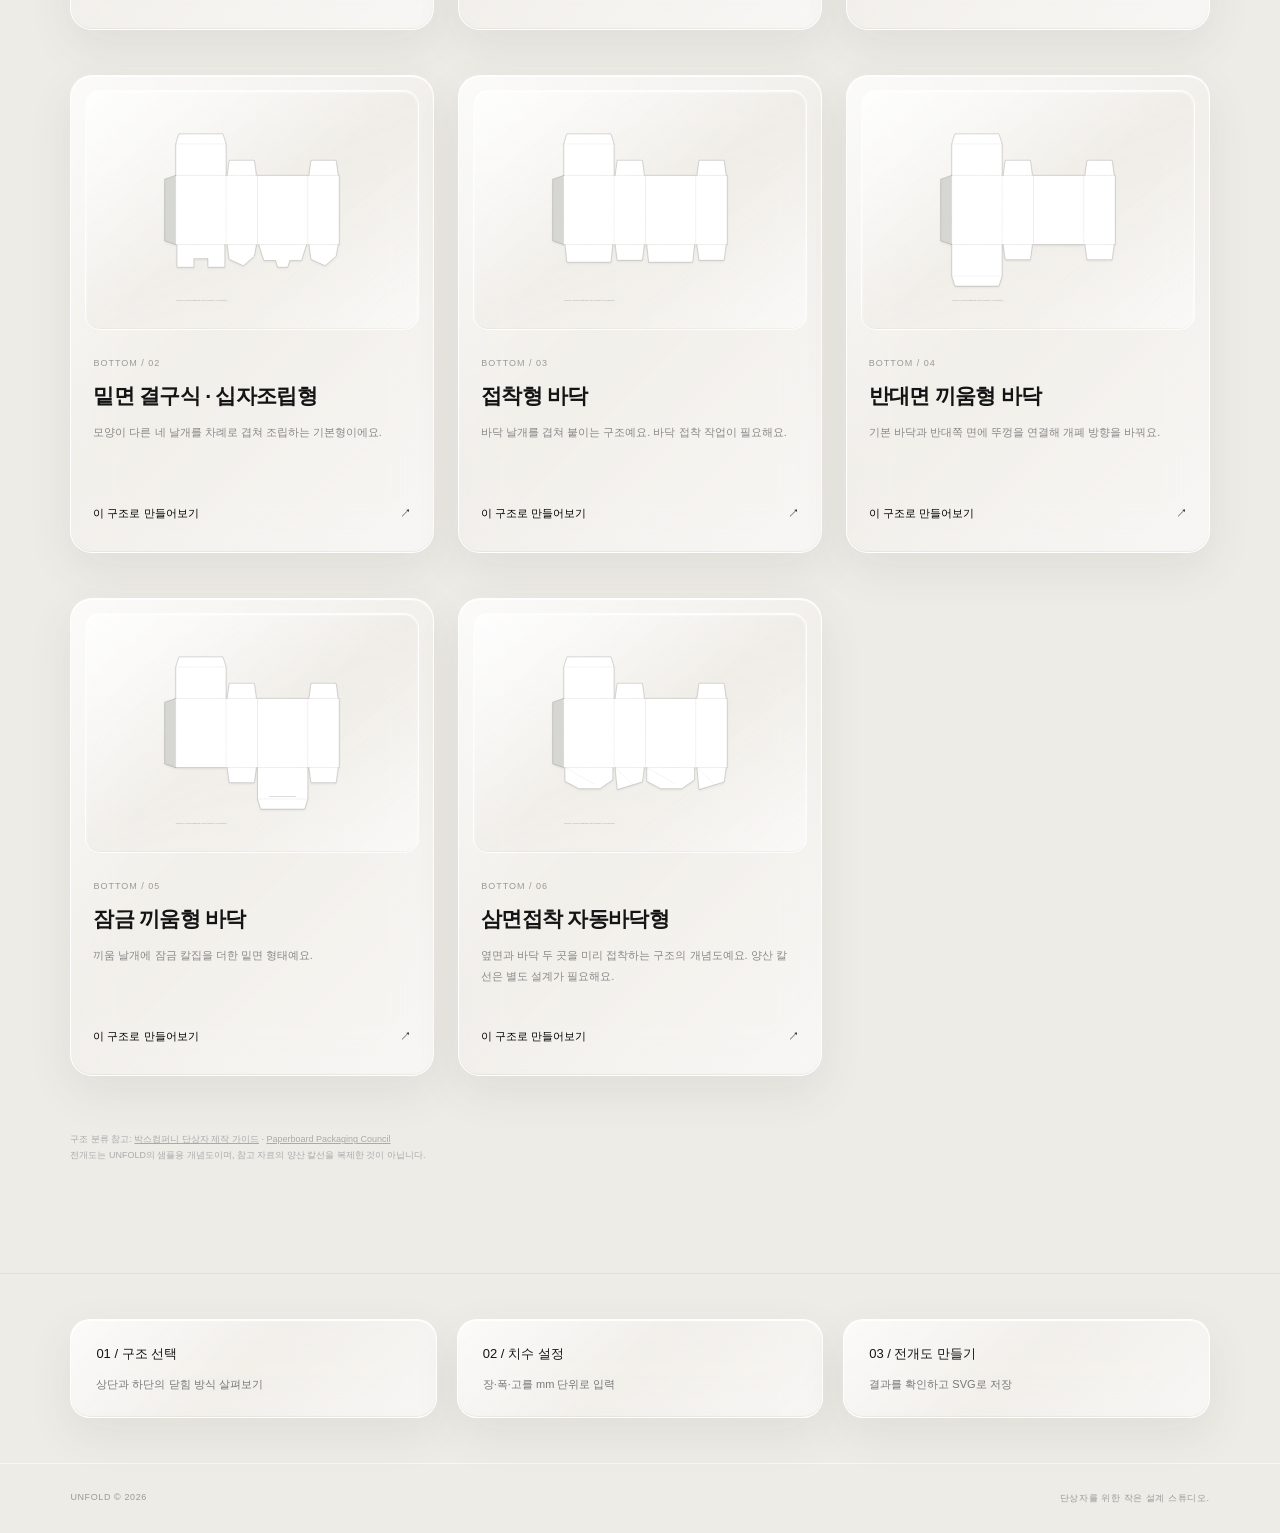
<file: projects/unfold/index.html>
<!doctype html><html lang="ko"><head><meta charset="utf-8"><meta name="viewport" content="width=device-width,initial-scale=1"><title>UNFOLD — 단상자 전개도 스튜디오</title><style>
:root{--mint:#51e1ab;--ink:#202820;--muted:#778078;--line:#dce3dc;--paper:#f6f8f3}*{box-sizing:border-box}body{margin:0;color:var(--ink);font-family:Arial,'Noto Sans KR',sans-serif;background:#fff}button,input{font:inherit}button,a{touch-action:manipulation}button{cursor:pointer}button:focus-visible,a:focus-visible{outline:3px solid #20b577;outline-offset:4px}header{height:84px;border-bottom:1px solid var(--line);padding:0 5vw;display:flex;align-items:center;justify-content:space-between;background:#fff;position:sticky;top:0;z-index:10}.brand{font-size:25px;font-weight:900;letter-spacing:-1px;display:flex;gap:10px;align-items:center;background:none;border:0}.mark{display:inline-grid;place-items:center;width:31px;height:34px;border:1.5px solid;transform:skewY(-12deg);background:linear-gradient(90deg,white 50%,var(--mint) 50%);font-size:0}nav{display:flex;gap:30px;align-items:center}nav button{border:0;background:none;color:var(--muted);font-size:13px;padding:13px 0}nav button.on{color:var(--ink);border-bottom:3px solid var(--mint)}.primary{border:0;background:var(--mint);color:var(--ink);border-radius:7px;padding:15px 22px;font-weight:700}.secondary{border:1px solid var(--line);background:white;border-radius:7px;padding:13px 18px}.hero{padding:70px 6vw 55px;display:grid;grid-template-columns:1.1fr 1fr;gap:40px;background:var(--paper);border-bottom:1px solid var(--line)}.eyebrow{font-size:11px;letter-spacing:2px;color:#52705f;font-weight:700}.hero h1{font-size:clamp(40px,4.9vw,72px);line-height:1.2;letter-spacing:-3px;margin:24px 0}.hero p{color:#6b766b;font-size:14px;line-height:1.9}.hero .primary{margin-top:18px}.hero-art{display:grid;place-items:center;position:relative}.hero-art svg{width:100%;max-height:340px}.art-note{font:11px monospace;color:#819083;position:absolute;bottom:4px;right:10px}.library{padding:60px 6vw 80px}.section-head{display:flex;align-items:end;justify-content:space-between;margin-bottom:28px}.section-head h2{font-size:30px;letter-spacing:-1px;margin:12px 0}.section-head p{font-size:13px;color:var(--muted)}.filters{display:flex;gap:8px;margin:24px 0}.filters button{border:1px solid var(--line);border-radius:30px;padding:10px 18px;background:white;font-size:12px}.filters button.active{background:var(--ink);color:white;border-color:var(--ink)}.cards{display:grid;grid-template-columns:repeat(3,1fr);gap:20px}.card{border:1px solid var(--line);border-radius:12px;overflow:hidden;background:#fff;transition:transform .25s,box-shadow .25s}.card:hover{transform:translateY(-5px);box-shadow:0 12px 30px #253a2110}.card-art{height:210px;display:grid;place-items:center;background:var(--paper);border-bottom:1px solid var(--line)}.card-art svg{height:180px;width:85%}.card-body{padding:23px}.tag{font-size:10px;color:#63816c;letter-spacing:1px}.card h3{font-size:20px;margin:12px 0}.card p{font-size:12px;color:var(--muted);line-height:1.8;min-height:44px}.card button{width:100%;text-align:left;padding:14px 0;background:none;border:0;border-top:1px solid var(--line);font-size:12px;font-weight:700}.card button span{float:right}.how{display:flex;gap:30px;border-top:1px solid var(--line);padding:32px 6vw;background:var(--paper);font-size:12px;color:var(--muted)}.how b{color:var(--ink);margin-right:12px}footer{padding:25px 6vw;display:flex;justify-content:space-between;color:#859084;font-size:11px}.studio{display:none}.studio-head{padding:28px 4vw 23px;border-bottom:1px solid var(--line);display:flex;justify-content:space-between;align-items:center}.studio-head h1{font-size:23px;margin:6px 0}.studio-head p{font-size:12px;color:var(--muted);margin:7px 0}.workspace{display:grid;grid-template-columns:290px minmax(0,1fr) 250px;min-height:calc(100vh - 191px)}.settings,.structure-panel{padding:26px 24px;background:white}.settings{border-right:1px solid var(--line)}.structure-panel{border-left:1px solid var(--line)}.small-head{font-size:12px;font-weight:700;display:flex;justify-content:space-between;align-items:center;margin-bottom:18px}.small-head span{font-size:10px;color:var(--muted);font-weight:400}.fields{display:grid;grid-template-columns:repeat(3,1fr);gap:9px}.field{font-size:11px;color:#6c776d}.input-wrap{display:flex;align-items:center;border:1px solid var(--line);border-radius:6px;padding:10px 7px;margin-top:8px}.input-wrap:focus-within{border-color:#2bb780;box-shadow:0 0 0 2px #51e1ab22}.input-wrap input{width:100%;min-width:0;border:0;outline:0;font-size:17px;background:none}.input-wrap small{font-size:9px;color:#9aa297}.help{font-size:11px;color:var(--muted);line-height:1.8;margin:14px 0 25px}.divider{border:0;border-top:1px solid var(--line);margin:25px 0}.dimension-art{width:100%;height:140px;background:var(--paper);border-radius:8px}.checks label{font-size:12px;display:flex;gap:9px;align-items:center;margin:16px 0}input[type=checkbox]{accent-color:#28bc82}.note{border:1px solid var(--line);border-radius:7px;padding:14px;font-size:10px;line-height:1.8;color:var(--muted)}.preview{background-color:#f8faf7;background-image:radial-gradient(#dbe3da .8px,transparent .8px);background-size:18px 18px;display:flex;flex-direction:column;min-height:600px;position:relative}.canvas-head{padding:22px 25px;display:flex;justify-content:space-between;font-size:11px;color:#657460}.canvas-head b{font-weight:500;letter-spacing:1px}.canvas{flex:1;min-height:400px;display:grid;place-items:center;padding:25px;overflow:hidden}.canvas svg{width:100%;height:100%;max-height:590px;filter:drop-shadow(0 7px 12px #1e482b08)}.canvas-bottom{display:flex;align-items:center;justify-content:space-between;margin:0 25px;padding:19px 0;border-top:1px solid #d9e2d5;font-size:10px;color:#72806f}.legend{display:flex;gap:13px;align-items:center}.legend i{display:inline-block;width:20px;border-top:1.5px solid #263a2b;margin-right:5px}.legend i.fold{border-top:1.5px dashed #1bb47a}.legend i.glue{height:9px;background:#c6ddc8;border:0}.zoom{display:flex;align-items:center;gap:9px}.zoom button{background:white;border:1px solid var(--line);border-radius:4px;width:25px;height:25px}.structure-panel h2{font-size:13px;margin:0 0 7px}.structure-panel>p{font-size:11px;color:var(--muted);line-height:1.7;margin-bottom:22px}.choice{display:block;width:100%;border:1px solid var(--line);border-radius:7px;background:white;text-align:left;margin:9px 0;padding:12px;transition:background .2s,border .2s}.choice.active{border-color:#25b97e;background:#edf9f0;box-shadow:inset 3px 0 #31c88e}.choice b{display:block;font-size:12px}.choice small{display:block;font-size:10px;color:var(--muted);margin-top:6px}.selected-info{font-size:11px;color:#5c715f;line-height:1.8;margin-top:24px}.error{font-size:11px;color:#ae4f31;min-height:28px;line-height:1.6}.toast{position:fixed;bottom:28px;left:50%;transform:translateX(-50%);background:var(--ink);color:white;padding:14px 24px;border-radius:9px;font-size:12px;z-index:30;display:none}button:disabled{opacity:.5;cursor:not-allowed}svg text{font-family:Arial,sans-serif}.studio-actions{display:flex;gap:8px}.mobile-tabs{display:none}@media(max-width:1100px){.workspace{grid-template-columns:240px minmax(0,1fr)}.structure-panel{grid-column:1/-1;border-left:0;border-top:1px solid var(--line);display:grid;grid-template-columns:1fr 1fr;gap:24px}.structure-panel>p{display:none}.selected-info{grid-column:1/-1}.hero{padding-top:45px}.card-art{height:170px}}@media(max-width:700px){header{height:70px;padding:0 20px}.brand{font-size:21px}nav{gap:18px}nav button{font-size:11px}.hero{grid-template-columns:1fr;padding:40px 24px}.hero h1{font-size:43px}.hero-art{height:230px}.cards{grid-template-columns:1fr}.library{padding:40px 24px}.section-head{display:block}.workspace{grid-template-columns:1fr}.settings{border:0;border-bottom:1px solid var(--line)}.dimension-art{display:none}.settings .help{margin-bottom:10px}.settings hr,.checks,.settings .note{display:none}.settings{padding:20px}.preview{min-height:470px}.canvas{min-height:330px;padding:15px}.structure-panel{padding:20px;gap:16px}.studio-head{padding:20px;align-items:start;gap:15px}.studio-head .eyebrow{display:none}.studio-actions{flex-direction:column}.studio-actions button{font-size:11px;padding:11px}.canvas-bottom{margin:0 15px;gap:6px}.legend{gap:6px;font-size:9px}.how{flex-direction:column;gap:15px}.section-head h2{font-size:27px}footer{gap:20px;line-height:1.8}}
@media(prefers-reduced-motion:reduce){*{transition:none!important;scroll-behavior:auto!important}}
.preset-block{margin:24px 0}.preset-block>p{font-size:12px;color:#6d7c70;line-height:1.8}.preset-list{display:flex;flex-wrap:wrap;gap:8px}.preset{background:#fff;border:1px solid #dce4dd;padding:12px 14px;border-radius:6px;font:inherit;font-size:12px;text-align:left;cursor:pointer;display:flex;gap:20px;justify-content:space-between}.preset:hover,.preset.active{background:#e5faef;border-color:#20b47c}.preset-block.compact{margin:0 0 22px}.compact .preset-list{display:grid;grid-template-columns:repeat(4,1fr)}.choice small{line-height:1.5}.structure-source{font-size:11px;line-height:1.8;color:#7c897d;margin-top:20px}.structure-source a{color:inherit}@media(max-width:900px){.compact .preset-list{grid-template-columns:repeat(2,1fr)}}@media(max-width:500px){.compact .preset-list{grid-template-columns:1fr}}

/* Monochrome editorial direction */
:root{--mint:#171717;--ink:#131313;--muted:#777;--line:#dededc;--paper:#f5f5f3}body{background:#f7f7f5;font-family:Arial,"Noto Sans KR",sans-serif;color:#141414}header{height:90px;padding:0 5.5vw;background:rgba(247,247,245,.96);border-bottom:0}.brand{font-size:22px;letter-spacing:2px;gap:16px;padding:0}.brand-sub{font-size:9px;color:#8a8a88;font-weight:400;letter-spacing:1px}.mark{display:none}nav{gap:40px}nav button{font-size:11px;color:#555;letter-spacing:.1px}nav button.on{border-bottom:1px solid #151515;color:#111}nav button:last-child{border:1px solid #a6a6a3;border-radius:30px;padding:10px 17px}button:focus-visible,a:focus-visible{outline:2px solid #333}.primary{background:#171717;color:white;border-radius:30px;font-size:12px;padding:14px 22px}.secondary{border-radius:30px;font-size:12px}.type-hero{display:flex;flex-direction:column;min-height:calc(100svh - 90px);padding:35px 5.5vw 36px;gap:0;background:#f7f7f5;border-bottom:0}.hero-topline{display:flex;justify-content:space-between;font-size:9px;letter-spacing:1.5px;color:#777}.hero h1.wave-title{font-size:inherit;margin:45px -6px 0;line-height:1;letter-spacing:0;cursor:default;outline-offset:8px}.wave-title svg{width:100%;height:auto;display:block;overflow:visible}.wave-title text{font-family:Arial,Helvetica,sans-serif;font-size:265px;font-weight:900;letter-spacing:-15px;fill:#101010}.hero-caption{display:flex;align-items:center;justify-content:space-between;margin-top:0;font-size:12px;font-weight:600}.hover-hint{font-size:9px;color:#969693;font-weight:400;letter-spacing:1px}.hero-bottom{display:grid;grid-template-columns:1fr auto 1fr;align-items:end;margin-top:auto;padding-top:90px;gap:30px}.hero .hero-bottom p{font-size:12px;color:#555;line-height:1.8;margin:0}.text-cta{justify-self:end;display:flex;gap:45px;background:none;border:0;border-bottom:1px solid #999;padding:0 0 11px;font-size:13px;font-weight:600}.text-cta span{font-size:20px;font-weight:400}.scroll-link{border:1px solid #aaa;background:none;border-radius:30px;width:48px;height:28px;font-size:18px;transition:transform .25s}.scroll-link:hover{transform:translateY(4px)}.about-section{padding:130px 8vw 120px;text-align:center;background:#f7f7f5}.eyebrow{color:#777;font-size:10px;letter-spacing:1.6px}.about-heading h2{font-size:clamp(35px,4.5vw,68px);letter-spacing:-2.8px;line-height:1.05;margin:25px 0 16px;font-weight:700}.about-heading h2 span{font-weight:400}.about-heading>p{font-size:11px;color:#888}.about-copy{display:grid;grid-template-columns:1fr 1fr;max-width:820px;margin:55px auto 0;text-align:left;gap:42px}.about-copy p{font-size:12px;line-height:2;color:#666;margin:0}.about-copy p+p{border-left:1px solid #c9c9c6;padding-left:42px}.library{padding:90px 5.5vw 100px;background:#fff;border-top:1px solid #e5e5e2}.section-head{margin-bottom:55px;align-items:end}.section-head h2{font-size:clamp(44px,5.4vw,78px);letter-spacing:-3.5px;line-height:.98;margin:25px 0 0;font-weight:600}.section-head p{max-width:240px;line-height:1.8;font-size:12px}.preset-block{margin:35px 0 40px}.preset-block>b{font-size:12px;font-weight:500}.preset-block>p{color:#888;font-size:11px}.preset-list{gap:0;border-top:1px solid #ddd;border-bottom:1px solid #ddd}.preset{flex:1;border:0;border-right:1px solid #ddd;border-radius:0;background:transparent;padding:18px;font-size:11px;align-items:center;transition:background .2s}.preset:last-child{border-right:0}.preset:hover,.preset.active{background:#eeeeeb;border-color:#ddd}.filters{gap:28px;margin:45px 0 25px}.filters button{border:0;border-radius:0;border-bottom:1px solid transparent;padding:10px 0;color:#888;font-size:12px;background:transparent}.filters button.active{background:transparent;color:#111;border-color:#111}.cards{gap:45px 24px}.card{border:0;border-radius:0;background:#fff;box-shadow:none}.card:hover{box-shadow:none;transform:translateY(-3px)}.card-art{background:#f4f4f1;border:0;height:240px}.card-art svg{height:200px;opacity:.8;transition:transform .4s}.card:hover .card-art svg{transform:scale(1.035)}.card-body{padding:22px 0 0}.tag{color:#999;font-size:9px;letter-spacing:1px}.card h3{font-size:21px;letter-spacing:-.7px;font-weight:600;margin:12px 0}.card p{font-size:11px;line-height:1.9;color:#888;min-height:42px;max-width:310px}.card button{font-weight:400;font-size:11px;margin-top:16px}.how{background:#f4f4f1;padding:45px 5.5vw;gap:70px;font-size:11px}.how b{display:block;font-size:13px;margin-bottom:14px;font-weight:500}footer{padding:28px 5.5vw;color:#999;background:#f7f7f5;font-size:9px;letter-spacing:.6px}.structure-source{font-size:9px;color:#aaa;max-width:650px;margin-top:55px}.studio-head{padding:42px 4vw 32px;background:#fff}.studio-head h1{font-size:34px;letter-spacing:-1.5px;margin:12px 0}.studio-head p{font-size:11px}.studio>.compact{padding:23px 4vw;margin:0;background:#fff;border-bottom:1px solid #ddd}.compact .preset-list{margin-top:14px}.workspace{grid-template-columns:270px minmax(0,1fr) 270px}.settings,.structure-panel{padding:30px 22px}.structure-code{color:#999;font-size:10px;font-weight:400;margin-left:6px}.choice{border:0;border-bottom:1px solid #dededb;border-radius:0;padding:16px 10px;margin:0}.choice.active{background:#efefec;border-color:#ccc;box-shadow:inset 2px 0 #171717}.choice b{font-size:11px;font-weight:500}.choice small{font-size:8px;letter-spacing:.6px;color:#888}.preview{background-color:#f4f4f1;background-image:radial-gradient(#d6d6d2 .65px,transparent .65px);background-size:20px 20px}.canvas-head{color:#777;font-size:10px}.canvas svg{filter:none}.input-wrap{border-radius:0;padding:12px 6px}.input-wrap:focus-within{border-color:#333;box-shadow:0 0 0 1px #333}.input-wrap input{font-size:16px}.dimension-art{border-radius:0;background:#f4f4f1;filter:grayscale(1)}input[type=checkbox]{accent-color:#111}.note{border-radius:0;background:#fafaf8}.selected-info{color:#777;font-size:10px}.legend i{border-color:#333}.legend i.fold{border-color:#777}.legend i.glue{background:#d0d0cc}.canvas-bottom{border-color:#d8d8d4;color:#777}.zoom button{border-radius:0}.toast{background:#171717;border-radius:0}.structure-panel .help{font-size:10px}.small-head{font-size:11px}
@media(min-width:1500px){.hero h1.wave-title{margin-top:60px}.type-hero{max-height:1000px}.hero-bottom{padding-top:90px}}
@media(max-width:1100px){.workspace{grid-template-columns:240px minmax(0,1fr)}.structure-panel{grid-column:1/-1}.hero-bottom{padding-top:70px}.type-hero{min-height:75svh}.preset{padding:14px 10px}}
@media(max-width:700px){header{height:76px;padding:0 22px}.brand{font-size:18px;letter-spacing:1px}.brand-sub{display:none}nav{gap:15px}nav button{font-size:9px}nav button:last-child{padding:9px 11px}.type-hero{padding:28px 22px 30px;min-height:calc(85svh - 76px)}.hero-topline{font-size:7px;letter-spacing:.7px}.hero-topline span:last-child{max-width:115px;text-align:right;line-height:1.6}.hero h1.wave-title{margin:65px -4px 0}.hero-caption{font-size:10px;margin-top:9px}.hover-hint{font-size:6px;letter-spacing:.4px}.hero-bottom{padding-top:100px;gap:16px;grid-template-columns:1fr auto}.hero .hero-bottom p{font-size:10px}.hero-bottom .scroll-link{display:none}.text-cta{font-size:10px;gap:16px}.text-cta span{font-size:17px}.about-section{padding:85px 25px}.about-heading h2{font-size:37px;letter-spacing:-1.8px}.about-copy{gap:20px;margin-top:35px}.about-copy p{font-size:10px;line-height:1.9}.about-copy p+p{padding-left:20px}.library{padding:65px 22px}.section-head{display:block;margin-bottom:35px}.section-head h2{font-size:51px;letter-spacing:-2.5px}.section-head p{margin-top:22px;font-size:11px}.preset-list{display:grid;grid-template-columns:1fr 1fr}.preset{border-bottom:1px solid #ddd;font-size:9px;gap:10px;padding:15px 10px}.preset:nth-child(2n){border-right:0}.preset:nth-last-child(-n+2){border-bottom:0}.cards{grid-template-columns:1fr;gap:38px}.card-art{height:270px}.card-art svg{height:230px}.card h3{font-size:23px}.card p{min-height:0}.how{gap:25px;padding:35px 22px}.how b{margin-bottom:8px}.workspace{grid-template-columns:1fr}.studio-head{padding:25px 20px}.studio-head h1{font-size:25px}.studio>.compact{padding:20px}.compact .preset-list{grid-template-columns:1fr 1fr}.settings{padding:22px}.structure-panel{padding:22px;gap:20px}.structure-panel .choice{padding:16px 9px}.studio-actions button{font-size:10px;padding:11px 13px}footer{font-size:8px}.canvas{padding:15px}}
@media(prefers-reduced-motion:reduce){.wave-title svg{filter:none}*{animation:none!important;transition:none!important}}

/* White surfaces; shadows belong only to the paper silhouette. */
:root{--paper:#fff}body,header,.type-hero,.about-section,.library,.card,.card-art,.how,footer,.studio,.studio-head,.studio>.compact,.settings,.structure-panel,.preview,.canvas,.dimension-art,.note{background-color:#fff}.preview{background-image:none}header{background:#fff}.preset:hover,.preset.active,.choice.active{background:#fff}.choice.active{box-shadow:inset 2px 0 #171717}.preset.active{box-shadow:inset 0 -2px #171717}.canvas svg,.card-art svg{filter:none}.canvas .dieline-sheet{filter:drop-shadow(0 2px 2px rgba(0,0,0,.10))}.card-art .dieline-sheet{filter:drop-shadow(0 2px 2px rgba(0,0,0,.08))}.card-art svg{opacity:1}

.workspace{display:block;position:relative;height:calc(100svh - 110px);min-height:720px;margin:24px 3vw 50px}.workspace .preview{position:absolute;inset:0;min-height:0;border:0}.workspace .canvas{padding:40px 260px;min-height:0}.workspace .canvas svg{max-height:none;height:100%;width:100%}.workspace .settings,.workspace .structure-panel{position:absolute;z-index:2;top:68px;width:230px;max-height:calc(100% - 150px);overflow:auto;border:1px solid #e4e4e4;border-radius:16px;background:#fff;box-shadow:0 8px 32px #0000000b;padding:20px;display:block}.workspace .settings{left:24px}.workspace .structure-panel{right:24px}.floating-heading{display:flex;align-items:center;justify-content:space-between;font-size:12px;font-weight:600;margin-bottom:20px}.panel-collapse{border:0;background:none;font-size:18px;padding:0 4px;color:#777}.workspace .dimension-art{height:100px}.workspace .help{font-size:10px;margin:12px 0}.workspace .divider{margin:18px 0}.workspace .choice{padding:12px 7px}.workspace .choice small{font-size:7px}.workspace .canvas-head{padding:18px 24px}.workspace .canvas-bottom{margin:0 24px}.workspace .settings.is-collapsed,.workspace .structure-panel.is-collapsed{max-height:65px;overflow:hidden}.is-collapsed .floating-heading{margin-bottom:0}.studio>.compact{padding:18px 4vw}.studio-head{padding:26px 4vw}.studio-head h1{font-size:28px}.workspace .note{font-size:9px}.workspace .selected-info{margin-top:15px}@media(min-width:1500px){.workspace .canvas{padding:30px 285px}.workspace{height:calc(100svh - 100px)}}@media(max-width:1000px){.workspace{height:auto;min-height:0;display:grid;grid-template-columns:1fr 1fr;gap:15px;margin:20px}.workspace .preview{position:relative;grid-column:1/-1;height:65svh;min-height:470px;grid-row:1}.workspace .canvas{padding:20px 30px}.workspace .settings,.workspace .structure-panel{position:relative;inset:auto;width:auto;max-height:450px;grid-column:auto}.workspace .structure-panel{grid-column:auto}.workspace .settings.is-collapsed,.workspace .structure-panel.is-collapsed{max-height:65px}}@media(max-width:550px){.workspace{gap:10px;margin:12px}.workspace .settings,.workspace .structure-panel{padding:14px;max-height:380px}.workspace .preview{height:55svh;min-height:350px}.workspace .canvas{padding:10px}.floating-heading{font-size:10px}.workspace .fields{grid-template-columns:1fr}.workspace .dimension-art{display:none}.workspace .settings .help{display:block}.workspace .structure-panel .choice b{font-size:10px}}

/* Restrained glass surfaces and clearly actionable controls. */
body{background:#fafafa}header{background:rgba(255,255,255,.76);backdrop-filter:blur(22px);-webkit-backdrop-filter:blur(22px);border-bottom:1px solid rgba(0,0,0,.04)}.type-hero{position:relative;isolation:isolate;overflow:hidden;background:radial-gradient(ellipse at 80% 80%,#eeeeef66,transparent 55%),#fff}.type-hero>*{position:relative;z-index:1}.type-hero .ripple-field{position:absolute;inset:0;pointer-events:none;z-index:0;overflow:hidden}.surface-ripple{position:absolute;width:90px;height:90px;border-radius:50%;border:1px solid #aeb3bc40;background:radial-gradient(circle,transparent 50%,#bbc2cb17 70%,transparent 73%);box-shadow:0 0 30px #aab3c016,inset 0 0 18px #fff9;transform:translate(-50%,-50%);animation:surfaceRipple 2.8s ease-out forwards}@keyframes surfaceRipple{from{opacity:.7;transform:translate(-50%,-50%) scale(.2)}to{opacity:0;transform:translate(-50%,-50%) scale(7)}}.about-section,.how{background:linear-gradient(135deg,#fff,#f7f8f9)}.library{background:#fff}.card-art{background:linear-gradient(145deg,#ffffffdd,#f0f1f370);border:1px solid #fff;border-radius:16px;box-shadow:inset 0 0 0 1px #e6e8ec77,0 8px 24px #26324605}.workspace .preview{background:radial-gradient(ellipse at 25% 30%,#f0f2f766,transparent 50%),radial-gradient(ellipse at 80% 70%,#eceff355,transparent 50%),#fff;border-radius:22px}.workspace .settings,.workspace .structure-panel{background:rgba(255,255,255,.72);border:1px solid #fff;backdrop-filter:blur(24px);-webkit-backdrop-filter:blur(24px);box-shadow:0 12px 40px #26324610,inset 0 0 0 1px #dce0e655;border-radius:18px}.floating-heading{font-size:13px;letter-spacing:-.3px;padding-bottom:15px;border-bottom:1px solid #d7dce177;color:#151515}.panel-collapse{display:grid;place-items:center;border:1px solid #dce0e6;background:#ffffffa6;width:25px;height:25px;border-radius:8px;font-size:16px}.structure-panel h2{font-size:10px;font-weight:700;color:#808590;letter-spacing:.6px;text-transform:uppercase;margin-bottom:8px}.structure-panel .help{font-size:10px;color:#969ba3}.structure-panel .choice{position:relative;border:1px solid #dce0e4;border-radius:10px;padding:13px 25px 13px 12px;margin:8px 0;background:linear-gradient(140deg,#ffffffdf,#ffffff70);box-shadow:0 2px 5px #27324304;transition:background .2s,box-shadow .2s,border-color .2s,transform .2s}.choice:after{content:'↗';position:absolute;right:10px;top:14px;font-size:12px;color:#a0a5ad}.structure-panel .choice:hover{background:#fff;border-color:#aab0b9;box-shadow:0 5px 14px #2732430b;transform:translateY(-1px)}.workspace .choice.active{background:linear-gradient(135deg,#e5e8edd9,#fff9);border:1px solid #808793;box-shadow:0 3px 10px #2732430a,inset 0 1px 0 #fff}.choice.active:after{content:'✓';color:#20252d;font-weight:700}.structure-panel .choice b{font-size:11px;font-weight:600;color:#282c32}.structure-panel .choice small{font-size:7px;color:#8a9099;letter-spacing:.5px}.input-wrap{background:#ffffffb3;border-radius:8px;border:1px solid #dbe0e6}.note{border-radius:10px;background:#ffffff80}.primary{background:linear-gradient(135deg,#34373b,#131518);box-shadow:inset 0 1px 0 #ffffff30,0 5px 15px #00000012;border:1px solid #333}.secondary,.preset,.filters button,.zoom button{backdrop-filter:blur(12px);-webkit-backdrop-filter:blur(12px)}.secondary{background:#ffffffa8;box-shadow:0 3px 12px #27324306}.preset-list{border:0;gap:8px}.preset{border:1px solid #dce0e6!important;border-radius:10px;background:linear-gradient(135deg,#fff,#f7f8f988);box-shadow:inset 0 1px 0 #fff;padding:15px 12px}.preset:hover,.preset.active{background:#e9ecf188;border-color:#a4abb6!important;box-shadow:inset 0 1px 0 #fff}.filters button{padding:10px 18px;border:1px solid #e0e3e7;border-radius:30px;background:#fff9}.filters button.active{background:#272a2e;color:white;border-color:#272a2e}.card button{border:1px solid #dce0e6;border-radius:30px;padding:13px 16px;background:linear-gradient(135deg,#fff,#f6f7f9);margin-top:18px}.card button:hover{border-color:#929ba7;background:#f0f2f5}.text-cta{border:1px solid #d6dbe2;border-radius:30px;background:#ffffffa0;backdrop-filter:blur(12px);padding:13px 20px;align-items:center;box-shadow:0 5px 20px #27324307}.text-cta:hover{background:#fff;border-color:#9aa2ae}.scroll-link{background:#ffffff90;border-color:#d4d9e0;box-shadow:0 3px 12px #27324306}.zoom button{background:#fff9;border-radius:7px}.structure-panel .divider{border-color:#d9dde477}.selected-info{padding:12px;border-radius:9px;background:#ffffff70;border:1px solid #e2e5ea}.workspace .settings .small-head{color:#777e88;font-size:10px;letter-spacing:.2px}
@media(prefers-reduced-motion:reduce){.surface-ripple{display:none}}

.hero h1.wave-title{margin:55px 0 0;width:100%;padding:20px 0;position:relative;z-index:2}.title-word{display:flex;justify-content:center;width:100%;font-family:Arial,Helvetica,sans-serif;font-size:clamp(70px,18.5vw,330px);font-weight:900;line-height:.9;letter-spacing:-.075em;padding-right:.075em;color:#101010}.title-word>span{display:inline-block;transform-origin:center;will-change:transform}.wave-title:hover .title-word>span,.wave-title:focus .title-word>span,.wave-title.is-waving .title-word>span{animation:letterWater 1.8s ease-in-out infinite;animation-delay:calc(var(--i)*-.18s)}@keyframes letterWater{0%,100%{transform:translateY(0) rotate(0)}25%{transform:translateY(-12px) rotate(-1.2deg)}75%{transform:translateY(12px) rotate(1.2deg)}}.hero-subtitle{font-size:clamp(19px,2.15vw,34px);line-height:1.55;letter-spacing:-1px;text-align:center;font-weight:500;margin:28px 0 0;color:#333}.hero-bottom{padding-top:65px}.hero .hero-bottom p{font-size:13px;font-weight:500}.type-hero .ripple-field{z-index:1}.surface-ripple{border-color:#9ca7b54d;box-shadow:0 0 30px #9aa9bb18,inset 0 0 18px #fff9}
body{background:radial-gradient(ellipse at 10% 30%,#e9edf37a,transparent 45%),radial-gradient(ellipse at 90% 70%,#eef0f47a,transparent 45%),#fafbfc;background-attachment:fixed}.type-hero{background:radial-gradient(ellipse at 20% 80%,#e5eaf266,transparent 50%),radial-gradient(ellipse at 80% 20%,#edf0f788,transparent 45%),#ffffff88}.about-section,.library,.how,footer,.studio,.studio-head,.studio>.compact{background:transparent}.about-heading,.about-copy,.library>.preset-block,.card,.how>div{border:1px solid #ffffffee;background:linear-gradient(135deg,#ffffffb0,#ffffff58);backdrop-filter:blur(22px);-webkit-backdrop-filter:blur(22px);box-shadow:0 10px 32px #34476508,inset 0 1px 0 #fff;border-radius:20px}.about-heading{padding:45px 25px;max-width:850px;margin:auto}.about-copy{padding:32px}.library>.preset-block{padding:26px}.card{padding:14px}.card-art{background:linear-gradient(145deg,#ffffffaa,#e7edf450);border-color:#fff}.card-body{padding:22px 8px 4px}.how>div{flex:1;padding:25px}.how{gap:20px}.workspace .settings,.workspace .structure-panel{background:linear-gradient(135deg,#ffffffb3,#ffffff70);backdrop-filter:blur(28px);-webkit-backdrop-filter:blur(28px);border-color:#fff;box-shadow:0 12px 40px #33496815,inset 0 1px 0 #fff}.workspace .preview{background:radial-gradient(ellipse at 20% 30%,#e9edf57a,transparent 55%),radial-gradient(ellipse at 80% 70%,#e8edf477,transparent 55%),#ffffffa0}.studio-head,.studio>.compact{backdrop-filter:blur(20px)}
@media(max-width:700px){.hero h1.wave-title{margin-top:65px;padding:18px 0}.title-word{font-size:18.8vw}.hero-subtitle{font-size:20px;margin-top:30px}.about-copy{padding:22px;gap:18px}.library>.preset-block{padding:18px}.how{gap:14px}.how>div{padding:20px}.hero-bottom{padding-top:65px}}
@media(prefers-reduced-motion:reduce){.wave-title .title-word>span{animation:none!important;transform:none!important}}

.workspace .fields{grid-template-columns:1fr;gap:12px}.workspace .field{display:grid;grid-template-columns:42px minmax(0,1fr);align-items:center;font-size:12px}.workspace .input-wrap{margin-top:0;padding:10px 12px;gap:8px;min-width:0}.workspace .input-wrap input{appearance:textfield;-moz-appearance:textfield;flex:1;width:100%;font-size:17px;min-width:65px}.input-wrap input::-webkit-inner-spin-button,.input-wrap input::-webkit-outer-spin-button{-webkit-appearance:none;margin:0}.workspace .input-wrap small{flex:0 0 auto;font-size:10px}.wave-title .title-word>span{animation:none!important;transform:none!important}.wave-title,.hero-subtitle{overflow:visible;will-change:filter}.hero-subtitle{cursor:default}.type-hero{overflow:hidden}

/* Keep the legend and zoom inside the upper canvas area. */
.workspace .canvas-bottom{position:absolute;z-index:3;top:66px;left:280px;right:280px;margin:0;padding:0;border:0;display:flex;align-items:center;justify-content:space-between;pointer-events:none;gap:16px}.workspace .canvas-bottom .legend,.workspace .canvas-bottom .zoom{pointer-events:auto;background:rgba(255,255,255,.82);backdrop-filter:blur(16px);-webkit-backdrop-filter:blur(16px);border:1px solid #e1e5eb;border-radius:12px;box-shadow:0 4px 16px #26324608;padding:12px 15px;color:#555d68;font-size:11px}.workspace .canvas-bottom .legend{gap:15px;white-space:nowrap}.workspace .canvas-bottom .zoom{gap:12px}.workspace .zoom button{width:30px;height:30px;font-size:16px;background:#fff}.workspace .canvas{padding-top:115px;padding-bottom:28px}.workspace .canvas-bottom #zoomLabel{min-width:34px;text-align:center}@media(max-width:1200px) and (min-width:1001px){.workspace .canvas-bottom{left:270px;right:270px;gap:8px}.workspace .canvas-bottom .legend{gap:8px;font-size:9px;padding:10px}.workspace .canvas-bottom .zoom{gap:6px;padding:8px}}@media(max-width:1000px){.workspace .canvas-bottom{top:54px;left:20px;right:20px}.workspace .canvas{padding-top:110px;padding-bottom:20px}}@media(max-width:550px){.workspace .canvas-bottom{left:10px;right:10px;top:48px;gap:8px}.workspace .canvas-bottom .legend{font-size:8px;gap:7px;padding:10px 8px}.workspace .canvas-bottom .legend i{width:12px;margin-right:3px}.workspace .canvas-bottom .zoom{padding:7px;gap:5px;font-size:9px}.workspace .zoom button{width:26px;height:26px}.workspace .canvas{padding-top:105px}.workspace .canvas-bottom #zoomLabel{min-width:27px}}

.workspace .canvas-bottom .legend,.workspace .canvas-bottom .zoom{background:transparent;border-color:transparent;box-shadow:none;backdrop-filter:none;-webkit-backdrop-filter:none;border-radius:0}

.wave-title,.hero-subtitle{position:relative;filter:none!important}.wave-base{display:block;visibility:hidden}.water-strip{position:absolute;inset:0;display:block;pointer-events:none;will-change:transform}.wave-title .water-strip,.wave-title .wave-base{padding:20px 0}.wave-title .water-strip .title-word>span{transform:none!important;animation:none!important}.hero-subtitle .water-strip{text-align:center}.hero h1.wave-title{padding:0}.water-strip .title-word{width:100%}

.refraction-canvas{position:absolute!important;inset:0;width:100%;height:100%;z-index:2!important;pointer-events:none}.refraction-ready .wave-title,.refraction-ready .hero-subtitle{visibility:hidden}.type-hero .hero-bottom,.type-hero .hero-topline{z-index:3}.type-hero .ripple-field{display:none}

/* Pearl glass: visible depth without saturated colour. */
:root{--pearl-border:rgba(255,255,255,.9);--pearl-fill:linear-gradient(135deg,rgba(255,255,255,.76),rgba(249,247,243,.30) 48%,rgba(255,255,255,.55));--pearl-shadow:0 16px 45px rgba(83,76,64,.09),inset 0 1px 1px #fff,inset 0 -1px 1px rgba(166,158,144,.14)}
body{background:radial-gradient(ellipse at 8% 18%,#fff 0%,transparent 36%),radial-gradient(ellipse at 84% 38%,#dcd8d140,transparent 44%),radial-gradient(ellipse at 30% 80%,#fff9,transparent 40%),#eeece7;background-attachment:fixed}body:before{content:'';position:fixed;pointer-events:none;z-index:-1;inset:-25%;background:radial-gradient(ellipse at 75% 30%,transparent 35%,#ffffffa6 35.5%,#bab6ae18 36%,transparent 39%),radial-gradient(ellipse at 25% 70%,transparent 36%,#fff9 36.4%,#a6a5a313 37%,transparent 41%);transform:rotate(-18deg)}
header{background:linear-gradient(120deg,#ffffffb8,#f7f5f069);border-bottom:1px solid #fff;box-shadow:0 4px 24px #645e5205;backdrop-filter:blur(26px) saturate(115%);-webkit-backdrop-filter:blur(26px) saturate(115%)}
.type-hero{background:radial-gradient(ellipse at 10% 85%,#fff9,transparent 45%),radial-gradient(ellipse at 85% 15%,#d8d3ca30,transparent 45%),#f7f5f059}.type-hero:before{content:'';position:absolute;inset:0;pointer-events:none;z-index:0;background:radial-gradient(ellipse at 88% 100%,transparent 48%,#ffffff99 48.25%,#b7b1a824 48.6%,transparent 50%),radial-gradient(ellipse at -25% 0%,transparent 56%,#ffffff88 56.3%,transparent 57.5%)}
.about-section,.library,.how,footer,.studio,.studio-head,.studio>.compact{background:transparent}.about-heading,.about-copy,.library>.preset-block,.card,.how>div,.workspace .settings,.workspace .structure-panel{background:var(--pearl-fill);border:1px solid var(--pearl-border);box-shadow:var(--pearl-shadow);backdrop-filter:blur(26px) saturate(110%);-webkit-backdrop-filter:blur(26px) saturate(110%)}.card{border-radius:22px}.card-art{border-radius:15px;background:linear-gradient(145deg,#ffffffb8,#e2ded530,#ffffff80);border:1px solid #ffffffc9;box-shadow:inset 0 1px 2px #fff,inset 0 -1px 0 #aaa4971f}.card:hover{box-shadow:0 20px 45px #6f675214,inset 0 1px 0 #fff}.workspace .preview{background:radial-gradient(ellipse at 80% 15%,#ffffffd9,transparent 60%),linear-gradient(135deg,#f9f8f5b0,#eeebe460);border:1px solid #ffffffb3;box-shadow:inset 0 1px 0 #fff;border-radius:22px}.studio-head,.studio>.compact{background:#ffffff32;backdrop-filter:blur(24px);-webkit-backdrop-filter:blur(24px)}
.choice,.workspace .structure-panel .choice,.preset,.secondary,.card button,.text-cta,.scroll-link,.input-wrap,.zoom button,.panel-collapse,nav button:last-child{background:linear-gradient(135deg,#ffffffd9,#ffffff4d 55%,#f5f1e880);border:1px solid #ffffffed!important;box-shadow:0 3px 12px #756b5a0a,inset 0 1px 0 #fff,inset 0 -1px 0 #aaa08b24;backdrop-filter:blur(16px);-webkit-backdrop-filter:blur(16px)}.workspace .choice:hover,.preset:hover,.card button:hover,.text-cta:hover{background:linear-gradient(135deg,#fff,#f7f5ef9c);box-shadow:0 5px 18px #756b5a12,inset 0 1px 0 #fff}.workspace .choice.active,.preset.active{border-color:#a59d8ee6!important;background:linear-gradient(135deg,#ffffffed,#dfdbd366,#ffffffb3);box-shadow:inset 0 1px 0 #fff,0 4px 14px #6a625214}.primary{background:linear-gradient(135deg,#5b5a57,#232321);border-color:#ffffff55;box-shadow:inset 0 1px 1px #ffffff73,0 7px 18px #4f493d20}.note,.selected-info{background:#ffffff42;border-color:#ffffffc9;border-radius:12px;box-shadow:inset 0 1px 0 #fff}.floating-heading{border-color:#c8c2b740}.filters button{background:#ffffff63;border-color:#ffffffc9;box-shadow:inset 0 1px 0 #fff}.filters button.active{background:#363531;color:#fff}.workspace .canvas-bottom .legend,.workspace .canvas-bottom .zoom{background:none;border-color:transparent;box-shadow:none;backdrop-filter:none;-webkit-backdrop-filter:none}.canvas-head{color:#6e6a63}footer{border-top:1px solid #ffffff9c}.type-hero .hero-subtitle{color:#3c3a36}

.card button,.card button:hover{background:transparent;border:0!important;border-radius:0;box-shadow:none;backdrop-filter:none;-webkit-backdrop-filter:none;padding:13px 0}

/* Give the main title more breathing room above it. */
.type-hero h1.wave-title{margin-top:clamp(100px,14svh,160px)}
@media(max-width:700px){.type-hero h1.wave-title{margin-top:clamp(95px,15svh,130px)}}
@media(max-height:650px) and (min-width:701px){.type-hero h1.wave-title{margin-top:85px}}

/* The title lifts as a continuous paper surface; the subtitle remains still. */
.type-hero h1.wave-title{cursor:grab;touch-action:none;user-select:none;-webkit-user-select:none;isolation:isolate}
.type-hero h1.wave-title.is-peeling{cursor:grabbing}
.wave-title .peel-original{visibility:hidden!important}
.peel-layer{position:absolute;display:block;z-index:2;pointer-events:none;overflow:visible}
.peel-strip{position:absolute;top:0;display:block;overflow:hidden;will-change:transform;pointer-events:none}
.wave-title .peel-ink{visibility:visible!important;animation:none!important;filter:none!important}
.wave-title .peel-shadow{position:absolute;z-index:0;visibility:visible!important;pointer-events:none;color:#34302a;opacity:0;transform-origin:center}
.peel-hint{align-self:center;position:relative;margin:12px 0 -10px;font-size:10px;letter-spacing:.04em;color:#928d82;opacity:.7;transition:opacity .35s}
.peel-hint.active{opacity:1;color:#5f5a50}
.hero-subtitle{filter:none!important;transform:none!important;animation:none!important;visibility:visible!important}
@media(prefers-reduced-motion:reduce){.peel-strip{will-change:auto}.peel-hint{transition:none}}

.paper-mesh{position:absolute;pointer-events:none;z-index:2;max-width:none!important}
.wave-title .mesh-original{visibility:hidden!important}
</style></head><body><header><button class="brand" data-page="home" aria-label="UNFOLD 홈페이지">UNFOLD<span class="brand-sub">CARTON STUDIO</span></button><nav><button data-page="home" class="on">지기구조 둘러보기</button><button data-page="studio">전개도 제작해보기 ↗</button></nav></header>
<main id="home"><section class="hero type-hero"><div class="hero-topline"><span>THE CARTON DESIGN STUDIO</span><span>FROM FLAT TO FORM — EST. 2026</span></div><h1 class="wave-title" tabindex="0" aria-label="UNFOLD"><span class="title-word" aria-hidden="true"><span style="--i:0">U</span><span style="--i:1">N</span><span style="--i:2">F</span><span style="--i:3">O</span><span style="--i:4">L</span><span style="--i:5">D</span></span></h1><h2 class="hero-subtitle">하나의 평면에서,<br>당신이 생각한 패키지까지.</h2><div class="hero-bottom"><p>Unfold your ideas.</p><button class="scroll-link" data-scroll="about" aria-label="UNFOLD 소개로 이동">↓</button><button class="text-cta" data-page="studio">전개도 제작해보기 <span>↗</span></button></div></section><section class="about-section" id="about"><div class="about-heading"><span class="eyebrow">01 / ABOUT UNFOLD</span><h2>Small details.<br><span>Endless possibilities.</span></h2><p>작은 치수에서 시작하는, 새로운 가능성.</p></div><div class="about-copy"><p>어떤 방식으로 열고, 어떻게 닫을까요?<br>단상자의 구조를 살펴보고<br>당신의 아이디어에 맞는 형태를 찾아보세요.</p><p>장·폭·고를 입력하고 상단과 하단을 선택하세요.<br>평면이 바뀌는 순간을 눈으로 확인하고,<br>나만의 전개도를 SVG로 가져갈 수 있습니다.</p></div></section><section class="library"><div class="section-head"><div><div class="eyebrow">02 / STRUCTURE LIBRARY</div><h2>Find your<br>structure.</h2></div><p>구조를 선택하면 제작 화면에 바로 반영돼요.</p></div><div class="preset-block"><b>상자 전체 구조로 빠르게 시작하기</b><p>위아래 개폐형은 상단과 하단의 조합입니다. 같은 방향 / 반대 방향을 골라 시작한 뒤 각각 변경할 수 있어요.</p><div class="preset-list" data-presets></div></div><div class="filters"><button class="active" data-filter="all">전체 구조</button><button data-filter="top">상단 구조</button><button data-filter="bottom">하단 구조</button></div><div class="cards" id="cards"></div><p class="structure-source">구조 분류 참고: <a href="https://boxcompany.co.kr/magazine/?bmode=view&idx=15995045" target="_blank" rel="noopener">박스컴퍼니 단상자 제작 가이드</a> · <a href="https://paperbox.org/5-must-know-folding-carton-designs/" target="_blank" rel="noopener">Paperboard Packaging Council</a><br>전개도는 UNFOLD의 샘플용 개념도이며, 참고 자료의 양산 칼선을 복제한 것이 아닙니다.</p></section><div class="how"><div><b>01 / 구조 선택</b>상단과 하단의 닫힘 방식 살펴보기</div><div><b>02 / 치수 설정</b>장·폭·고를 mm 단위로 입력</div><div><b>03 / 전개도 만들기</b>결과를 확인하고 SVG로 저장</div></div><footer><span>UNFOLD © 2026</span><span>단상자를 위한 작은 설계 스튜디오.</span></footer></main>
<main class="studio" id="studio"><div class="studio-head"><div><div class="eyebrow">YOUR FIRST DIELINE</div><h1>나만의 전개도 만들기</h1><p>치수와 구조를 바꾸면 전개도에 바로 반영됩니다.</p></div><div class="studio-actions"><button class="secondary" id="reset">초기화 ↺</button><button class="primary" id="download">SVG 다운로드 ↓</button></div></div><div class="preset-block compact"><b>전체 구조 빠른 선택</b><p>상단·하단 조합을 먼저 고르고 아래에서 세부 구조를 변경하세요.</p><div class="preset-list" data-presets></div></div><div class="workspace"><aside class="settings"><div class="small-head">01. 상자 치수<span>단위 mm</span></div><div class="fields"><label class="field">장 L<div class="input-wrap"><input id="length" type="number" min="20" max="300" step="1" value="80"><small>mm</small></div></label><label class="field">폭 W<div class="input-wrap"><input id="width" type="number" min="15" max="200" step="1" value="50"><small>mm</small></div></label><label class="field">고 H<div class="input-wrap"><input id="height" type="number" min="30" max="400" step="1" value="110"><small>mm</small></div></label></div><div class="error" id="error" role="status"></div><div id="dimensionArt"></div><p class="help">장: 정면의 너비 · 폭: 옆면의 깊이 · 고: 몸통 높이<br>접힘선 사이의 명목 치수 기준입니다.</p><hr class="divider"><div class="small-head">02. 표시 설정</div><div class="checks"><label><input type="checkbox" id="labels" checked>치수·면 이름 표시</label><label><input type="checkbox" id="glue" checked>옆면 접착부 표시</label></div><div class="note">샘플 제작용 기본 전개도입니다.<br>종이 두께 보정과 조립 공차는 반영하지 않습니다. 실제 제작 전 실측 출력과 샘플 접기로 확인해 주세요.</div></aside><section class="preview"><div class="canvas-head"><b>LIVE DIELINE</b><span id="overall"></span></div><div class="canvas" id="canvas"></div><div class="canvas-bottom"><div class="legend"><span><i></i>재단선</span><span><i class="fold"></i>접는 선</span><span><i class="glue"></i>옆면 접착부</span></div><div class="zoom"><button id="minus" aria-label="축소">−</button><span id="zoomLabel">100%</span><button id="plus" aria-label="확대">+</button></div></div></section><aside class="structure-panel"><div><h2>03. 상단 구조 <span class="structure-code">TOP</span></h2><p class="help">뚜껑이 닫히는 방식을 선택하세요.</p><div id="topChoices"></div></div><div><hr class="divider"><h2>04. 하단 구조 <span class="structure-code">BOTTOM</span></h2><p class="help">바닥이 조립되는 방식을 선택하세요.</p><div id="bottomChoices"></div></div><div class="selected-info" id="selectedInfo"></div></aside></div><footer><span>DESIGNED TO UNFOLD.</span><span>기본형 조합 미리보기 · 양산용 칼선은 제작사 확인 필요</span></footer></main><div class="toast" role="status" id="toast"></div><script src="app.js?v=sticker-corners-8"></script></body></html>
</file>
<file: opening.css>
/* Only the opening owns these styles. The uploaded SVG retains its original artwork. */
body:has(.opening-screen.active){background:#fff}
.opening-screen{background:#fff;transition:none;overflow:hidden;touch-action:none;user-select:none}
#openingStage{width:min(560px,94vw,98svh);aspect-ratio:7/6;opacity:0}
#openingStage svg{display:block;width:100%;height:100%;overflow:visible}
#openingStatus{position:absolute;bottom:10%;margin:0;color:#777;font-size:13px}
.opening-screen:not(.active){visibility:hidden}
@font-face{font-family:OpeningSaeeum;src:url('assets/opening/gangwon-saeeum.woff') format('woff');font-display:block}
.opening-screen{--opening-size:min(560px,94vw,66svh)}
#openingStage{width:var(--opening-size);position:relative}
.opening-dialogue{position:absolute;top:calc(50% + var(--opening-size)*.35);left:50%;transform:translateX(-50%);width:min(94vw,820px);text-align:center;color:var(--green);font-family:OpeningSaeeum,sans-serif;font-size:clamp(24px,3.2vw,38px);line-height:1.5}
.opening-line{margin:0;min-height:3em;white-space:pre-wrap;word-break:keep-all}
.opening-letter{opacity:0;display:inline-block;white-space:pre}
.opening-word{display:inline-block;white-space:nowrap}
.opening-choices{display:flex;justify-content:center;gap:14px;margin-top:12px;flex-wrap:wrap}
.opening-choices button{font:inherit;font-size:clamp(21px,2.3vw,28px);color:#2c8f78;background:#f5fbf9;border:1px solid #d7ebe5;border-radius:24px;padding:7px 20px;transition:background .2s,transform .2s}
.opening-choices button:hover{background:#e4f5ef;transform:translateY(-2px)}
.opening-choices[hidden],.opening-dialogue[hidden],.opening-bubble[hidden]{display:none}
.opening-bubble{position:absolute;right:0;top:-2%;width:clamp(95px,23%,140px);aspect-ratio:1.55;border:0;border-radius:50%;background:radial-gradient(ellipse,#fff 30%,#f1f3f5);color:#2c8f78;font-family:OpeningSaeeum,sans-serif;box-shadow:inset 0 0 12px #e5e9ec55;cursor:pointer}
.opening-bubble:after{content:'';position:absolute;left:12%;bottom:0;width:17px;height:20px;background:#f4f6f7;transform:skew(-25deg) rotate(22deg);border-radius:0 0 12px 5px;z-index:-1}
.opening-bubble .dots{display:block;color:#dce3e6;font:28px Arial;letter-spacing:3px;line-height:1}
.opening-bubble small{display:block;font:18px OpeningSaeeum,sans-serif;margin-top:5px}
.opening-bubble:hover{filter:brightness(.98)}
.opening-screen[data-interactive="true"] #openingStage svg{touch-action:none}
.opening-screen[data-interactive="true"] [data-name="몸통"]{cursor:grab}
.opening-screen[data-interactive="true"] [data-name$="팔"]{cursor:grab;pointer-events:all}
.opening-screen[data-interactive="true"] #openingStage svg:active{cursor:grabbing}
@media(max-width:450px){.opening-dialogue{font-size:25px}.opening-choices{gap:8px}.opening-choices button{font-size:22px;padding:6px 15px}.opening-bubble small{font-size:15px}}
/* The original navigation remains available without the old green mascot. */
.corner{left:auto;right:28px;top:24px;font-size:13px;color:#777;padding:8px 12px;border-radius:20px;background:#f7f7f7}
.menu{left:auto;right:28px;top:65px}
.profile-scene{position:relative;isolation:isolate}
.profile-scene .final-profile{position:relative;z-index:1}
.profile-mascot{position:absolute;z-index:0;width:clamp(170px,22vw,310px);aspect-ratio:560/230;right:10%;bottom:calc(100% - 8px);overflow:hidden;pointer-events:none}
.profile-mascot svg{display:block;width:100%;height:100%}
@media(max-width:850px){.profile-mascot{width:180px;right:6%;bottom:calc(100% - 6px)}.profile-scene{margin-top:75px}.profile-scene .final-profile{max-height:65vh}}
@media(max-height:700px) and (min-width:851px){.profile-mascot{width:170px}.profile-scene .final-profile{min-height:0;padding-top:40px;padding-bottom:40px}}
@media(min-width:851px) and (min-height:701px) and (max-height:850px){.profile-scene .final-profile{min-height:500px;padding-top:50px;padding-bottom:50px}}
@media(min-width:851px){.profile-mascot{bottom:calc(100% - 12px)}}

/* Align all profile values to the same column, including personal information. */
.profile-information dl{grid-template-columns:86px minmax(0,1fr)}
.profile-information dd a{overflow-wrap:anywhere}
@media(max-width:850px){.profile-information dl,.profile-information dl.history{grid-template-columns:78px minmax(0,1fr)}}
/* WORK: keep the existing orbit and paper motion; change only the folder shell. */
#portfolioScreen .folder{border-radius:3px;padding:25px 16px 18px;color:#898777;filter:drop-shadow(0 8px 7px #0000001b)}
#portfolioScreen .folder[data-index="0"]{--folder-surface:#f5efd9}
#portfolioScreen .folder[data-index="1"]{--folder-surface:#c9dc93}
#portfolioScreen .folder[data-index="2"]{--folder-surface:#acd0fb}
#portfolioScreen .folder[data-index="3"]{--folder-surface:#ffeb91}
#portfolioScreen .folder .folder-front{border-radius:3px;clip-path:polygon(0 0,43% 0,45% 18px,100% 18px,100% 100%,0 100%);background:linear-gradient(135deg,#ffffff65,transparent 52%),linear-gradient(0deg,#ffffff55,transparent 12%),var(--folder-surface);box-shadow:inset 0 -3px 10px #ffffff65}
#portfolioScreen .folder:before,#portfolioScreen .folder:after{display:none}
#portfolioScreen .folder>span{position:absolute;top:7px;left:15px;font-size:18px;font-weight:400}
#portfolioScreen .folder>b{position:absolute;left:16px;right:12px;bottom:17px;margin:0;font-size:21px;font-weight:400;color:#827f70;line-height:1.2;letter-spacing:-.05em}
#portfolioScreen .folder>small{position:absolute;left:16px;right:12px;bottom:46px;margin:0;font-size:10px;line-height:1.3;color:#96917b}
#portfolioScreen .folder .paper-peek{border-radius:3px;background:#fffdf7}
.work-mascot{position:absolute;left:50%;top:calc(50% + 140px);transform:translateX(-50%);width:min(250px,50vw);aspect-ratio:560/400;overflow:hidden;pointer-events:none;transition:opacity .35s}
.work-mascot svg{display:block;width:100%;height:100%}
#portfolioScreen .controls{position:absolute;bottom:18px;left:50%;transform:translateX(-50%);margin:0;z-index:2}
body.project-view .work-mascot{opacity:0}
@media(max-width:650px){#portfolioScreen .folder{padding:20px 13px}#portfolioScreen .folder>b{font-size:18px;left:13px}#portfolioScreen .folder>small{left:13px;font-size:9px;bottom:42px}.work-mascot{top:calc(50% + 95px)}}
#portfolioScreen .folder{height:170px}
@media(max-width:650px){#portfolioScreen .folder{height:140px}}

/* Peek up from the bottom edge instead of occupying the former navigation area. */
#portfolioScreen .work-mascot{top:auto;bottom:calc(-1 * min(250px,50vw) * .22 - 6px)}
</file>
<file: previews/print/style.css>
@import url('https://fonts.googleapis.com/css2?family=Noto+Sans+KR:wght@400;500;600;700;800;900&display=swap');
:root{--ink:#24251e;--paper:#f4f0e6;--sage:#a8b977}*{box-sizing:border-box}body{margin:0;background:var(--paper);color:var(--ink);font-family:'Noto Sans KR',Arial,sans-serif;letter-spacing:-.04em}body:after{content:'';position:fixed;inset:0;pointer-events:none;opacity:.055;z-index:20;background-image:url("data:image/svg+xml,%3Csvg viewBox='0 0 180 180' xmlns='http://www.w3.org/2000/svg'%3E%3Cfilter id='n'%3E%3CfeTurbulence type='fractalNoise' baseFrequency='.8' numOctaves='3' stitchTiles='stitch'/%3E%3C/filter%3E%3Cpath fill='%23000' filter='url(%23n)' opacity='.5' d='M0 0h180v180H0z'/%3E%3C/svg%3E")}button,a{-webkit-tap-highlight-color:transparent}button{font:inherit;color:inherit;cursor:pointer}button:focus-visible,a:focus-visible,input:focus-visible{outline:3px solid #53672e;outline-offset:6px}button{border:0;background:none}a{color:inherit}header{margin:0 5%;padding:28px 0;display:flex;justify-content:space-between;align-items:center;border-bottom:1px solid #c9c5b9}.brand{font-size:21px;font-weight:900;line-height:.95;letter-spacing:-.05em;text-decoration:none;position:relative}.brand span{position:absolute;left:95px;top:10px;font-size:11px;white-space:nowrap;font-weight:500;letter-spacing:-.04em}.header-right{display:flex;gap:40px;align-items:center;font-size:11px}.header-right button{border-bottom:1px solid;padding:8px 0}.intro{padding:56px 5% 42px;position:relative}.eyebrow{font-size:10px;letter-spacing:.15em}h1{font-size:clamp(38px,4vw,62px);line-height:1.25;letter-spacing:-.065em;margin:22px 0}p{line-height:1.9}.intro p{position:absolute;right:5%;bottom:70px;font-size:13px}.progress{max-width:230px;font-size:10px;margin-top:28px;letter-spacing:0}.progress>div{height:3px;background:#d8d5ca;margin-top:9px}.progress i{display:block;background:#596943;height:100%;transition:width .4s;width:0}.cabinet{margin:16px 5% 0;position:relative;padding-top:30px}.folder{--bg:#d2b37b;position:relative;display:block;width:100%;text-align:left;border-radius:0 22px 0 0;background:var(--bg);padding:25px 35px 63px;min-height:124px;box-shadow:0 -2px 0 #ffffff65,0 -8px 15px #3b32100b;transition:transform .3s,filter .3s;margin-top:-24px}.folder:before{content:'';position:absolute;top:-28px;left:var(--tab);height:33px;width:180px;background:var(--bg);clip-path:polygon(0 100%,9% 14%,16% 0,84% 0,91% 14%,100% 100%);border-radius:15px 15px 0 0}.folder:after{content:'↗';position:absolute;right:35px;top:27px;font-size:24px}.folder:hover,.folder:focus-visible{transform:translateY(-14px);filter:brightness(1.035)}.folder .number{display:inline-block;font-size:11px;vertical-align:top;margin:8px 25px 0 0;letter-spacing:.03em}.folder strong{font-size:clamp(23px,3vw,39px);font-weight:700;letter-spacing:-.06em}.folder .en{float:right;font-size:9px;margin:15px 75px 0 20px;letter-spacing:.12em}.folder:last-child{min-height:245px;border-radius:0 22px 22px 22px;padding-bottom:30px}.folder:last-child .folder-note{display:block;font-size:12px;margin:37px 0 0 45px;border-top:1px solid #4d573f66;padding-top:20px;max-width:400px}.folder-note{display:none}footer{display:flex;justify-content:space-between;margin:25px 5%;font-size:9px;letter-spacing:.06em;padding-bottom:14px}#reader{max-width:1120px;margin:0 auto;padding:30px 40px 80px}.reader-top{display:flex;justify-content:space-between;font-size:11px;padding:6px 0 28px}.reader-top button{padding:8px 0;border-bottom:1px solid}article{background:#faf8f1;border-radius:0 24px 24px 24px;position:relative;padding:52px 65px;box-shadow:0 15px 45px #55482b0a;border-top:7px solid var(--chapter);animation:open .4s ease-out}article:before{content:'';position:absolute;top:-29px;left:0;width:170px;height:24px;background:var(--chapter);border-radius:16px 16px 0 0}article h1{font-size:clamp(32px,4vw,53px);max-width:750px}article .lead{font-size:17px;color:#5c5e52;max-width:700px;margin-bottom:40px}article h2{font-size:22px;margin-top:42px}article h3{font-size:16px}article p,article li{font-size:14px;line-height:1.95;word-break:keep-all}.terms{display:grid;grid-template-columns:1fr 1fr;gap:0 30px}.term{border-top:1px solid #d4d0c3;padding:17px 0}.term b{font-size:15px}.term p{margin:7px 0}.note{border-left:3px solid #81985b;background:#e9eddc;padding:18px 23px;margin:25px 0;font-size:13px;line-height:1.9}.demo{padding:32px;background:#eeeadf;border-radius:8px;margin:26px 0}.bleed{background:#a7b980;padding:22px;max-width:420px;margin:auto;position:relative}.trim{border:2px dashed #4c5e39;padding:24px}.safe{border:1px dashed #fff;padding:35px 10px;text-align:center}.demo small{display:block;text-align:center;margin-top:18px;line-height:1.8}.demo button{border:1px solid #777b68;border-radius:30px;padding:9px 18px;display:block;margin:20px auto 0;background:#faf8f1}.bleed.trimmed{padding:0;background:#a7b980}.bleed.trimmed .trim{border:0}.swatches{display:flex;gap:18px}.swatch{flex:1;padding:28px 20px;text-align:center;border-radius:6px;background:#add735}.swatch:last-child{background:#9ba85a}.swatch b{display:block;margin-bottom:24px;font-size:12px;letter-spacing:.1em}.finish{display:grid;grid-template-columns:1fr 1fr;gap:22px}.print-sample{background:#d9b2ac;aspect-ratio:1.6;display:grid;place-items:center;font-family:Georgia,serif;font-size:36px;letter-spacing:.1em}.print-sample.mask{background:#fff;color:#111}.checks{border-top:1px solid #cbc9bb;margin-top:42px;padding-top:16px}.checks label{display:flex;gap:12px;align-items:flex-start;border-bottom:1px solid #e3dfd2;padding:15px 0;font-size:13px;line-height:1.7;cursor:pointer}.checks input{accent-color:#647b42;width:18px;height:18px;flex-shrink:0}.sources{font-size:11px;line-height:1.9;margin-top:32px;color:#68695d}.sources a{display:block;text-underline-offset:4px}.chapter-nav{display:flex;justify-content:space-between;padding:24px 0}.chapter-nav button{background:#24251e;color:#f5f1e6;border-radius:40px;padding:14px 25px;font-size:12px}.chapter-nav button:disabled{opacity:.3;cursor:default}[hidden]{display:none!important}@keyframes open{from{opacity:0;transform:translateY(18px)}to{opacity:1;transform:none}}@media(min-width:1200px){#home{max-width:1500px;margin:auto}.cabinet{margin-left:25%;margin-right:7%;margin-top:-210px}.intro{min-height:440px}.intro h1{font-size:43px;max-width:260px}.intro p{position:static}.intro .eyebrow{font-size:8px}.progress{max-width:190px}.folder{padding-left:28px}.folder strong{font-size:30px}.folder .en{font-size:8px;margin-right:45px}.folder .number{margin-right:15px}footer{margin-top:35px}}@media(max-width:650px){header{padding:22px 0}.header-right>span,.brand span{display:none}.intro{padding-top:35px}.intro p{position:static}.progress{max-width:100%}.cabinet{margin-top:35px}.folder{padding:23px 18px 57px;min-height:119px}.folder:before{width:110px;left:var(--mobile-tab)}.folder strong{font-size:22px}.folder .number{margin-right:12px}.folder .en{display:none}.folder:after{right:17px;font-size:20px}.folder:last-child{min-height:210px}.folder:last-child .folder-note{margin-left:27px;font-size:11px}footer>span:nth-child(2){display:none}#reader{padding:22px 5% 45px}article{padding:32px 23px}.terms{grid-template-columns:1fr}.lead{font-size:15px!important}.demo{padding:18px}.finish{gap:10px}.print-sample{font-size:20px}.chapter-nav button{padding:12px 18px}}@media(prefers-reduced-motion:reduce){*,*:before,*:after{animation:none!important;transition:none!important;scroll-behavior:auto!important}}
/* Centered paper folder archive */
html{scroll-behavior:smooth;scroll-padding-top:28px}
#home{max-width:1200px;margin:0 auto}
.cabinet{width:min(880px,86%);margin:85px auto 0;padding-top:0;isolation:isolate}
.folder{display:block;width:100%;height:94px;min-height:0;margin:-9px 0 0;padding:0;background:var(--bg);border-radius:16px 20px 0 0;box-shadow:inset 0 2px 1px #fff9,0 -6px 15px #4c3e1510;transition:transform .65s cubic-bezier(.22,1,.36,1),filter .5s,box-shadow .5s;transform-origin:50% 100%;overflow:visible}
.folder:before{top:-42px;left:var(--tab);width:34%;height:46px;border-radius:12px 12px 0 0;clip-path:polygon(0 100%,6% 20%,11% 0,89% 0,94% 20%,100% 100%);box-shadow:inset 0 2px 1px #fff8}
.folder:after{display:none}
.folder .folder-tab{position:absolute;z-index:1;top:-42px;left:var(--tab);width:34%;height:45px;display:flex;align-items:center;justify-content:center;gap:10px;white-space:nowrap}
.folder-tab>span{font-size:9px;letter-spacing:.04em;opacity:.6}
.folder .folder-tab strong{font-size:clamp(14px,1.65vw,21px);font-weight:600;letter-spacing:-.065em}
.folder .en{position:absolute;left:28px;top:22px;float:none;margin:0;font-size:8px;letter-spacing:.15em;opacity:.5}
.folder-open{position:absolute;right:28px;top:19px;font-size:19px;opacity:.5;transition:transform .5s,opacity .5s}
.folder:hover,.folder:focus-visible{transform:translateY(-15px);filter:brightness(1.025);box-shadow:inset 0 2px 1px #fffb,0 -12px 30px #4c3e1520}
.folder:hover .folder-open{transform:translate(3px,-3px);opacity:1}
.folder:last-child{height:94px;min-height:0;padding:0}
.cover-folder{--bg:#a8b977;position:relative;margin-top:-9px;background:var(--bg);border-radius:16px 20px 20px 20px;box-shadow:inset 0 2px 1px #ffffff80,0 17px 30px #35451a16;min-height:355px;padding:45px 44px 28px}
.cover-folder:before{content:'';position:absolute;top:-46px;left:7%;width:36%;height:50px;background:var(--bg);clip-path:polygon(0 100%,6% 20%,11% 0,89% 0,94% 20%,100% 100%);box-shadow:inset 0 2px 1px #ffffff80;border-radius:12px 12px 0 0}
.cover-tab{position:absolute;top:-35px;left:7%;width:36%;text-align:center;font-size:15px;font-weight:700;letter-spacing:.025em}
.cover-content .eyebrow{font-size:9px;letter-spacing:.12em;opacity:.7}
.cover-content h1{font-size:clamp(30px,4.7vw,61px);line-height:1.22;margin:23px 0 30px;letter-spacing:-.075em;font-weight:800}
.cover-bottom{display:flex;gap:35px;justify-content:space-between;align-items:flex-end;padding-top:17px;border-top:1px solid #4c5b3855}
.cover-bottom p{font-size:12px;margin:0;line-height:1.7}
.cover-bottom .progress{flex:0 1 215px;margin:0;max-width:230px}
.cover-folder:after{content:'';position:absolute;bottom:9px;left:0;right:0;height:7px;border-top:1px solid #ffffff25;border-bottom:1px solid #53633130;pointer-events:none}
#home footer{margin:30px auto;width:86%;font-size:8px}
article{animation:none}
.bleed,.trim,.safe{transition:padding .7s cubic-bezier(.22,1,.36,1),border-color .5s}
.chapter-nav button,.demo button,.reader-top button{transition:transform .35s,background .35s,box-shadow .35s}
.chapter-nav button:not(:disabled):hover,.demo button:hover{transform:translateY(-3px);box-shadow:0 6px 15px #302b1812}
.checks input{transition:transform .3s}.checks input:checked{transform:scale(1.08)}
::view-transition-group(opened-folder){animation-duration:.75s;animation-timing-function:cubic-bezier(.22,1,.36,1)}
::view-transition-old(opened-folder){animation:paper-out .3s ease both}
::view-transition-new(opened-folder){animation:paper-in .65s .08s both}
::view-transition-old(root){animation:paper-out .24s ease both}
::view-transition-new(root){animation:paper-in .5s .08s both}
@keyframes paper-out{to{opacity:0}}
@keyframes paper-in{from{opacity:0}to{opacity:1}}
@media(min-width:1200px){.cabinet{margin:85px auto 0}.cover-content h1{max-width:none}.folder .en{margin:0}}
@media(max-width:650px){.cabinet{width:90%;margin:72px auto 0}.folder{height:84px;margin-top:-7px}.folder:before,.folder .folder-tab{left:var(--mobile-tab);width:46%;top:-36px;height:40px}.folder .folder-tab{height:38px;gap:5px}.folder .folder-tab strong{font-size:13px}.folder .en{display:block;font-size:6px;left:17px;top:19px;letter-spacing:.08em}.folder-open{right:17px;top:13px;font-size:17px}.cover-folder{margin-top:-7px;padding:33px 24px 29px;min-height:290px}.cover-folder:before{width:48%;top:-40px;height:44px}.cover-tab{width:48%;top:-29px;font-size:12px}.cover-content h1{font-size:clamp(27px,7.3vw,43px);margin:20px 0 26px}.cover-content .eyebrow{font-size:7px}.cover-bottom{gap:20px;align-items:stretch;flex-direction:column}.cover-bottom p{font-size:10px}.cover-bottom .progress{flex:auto;max-width:none}.folder:hover{transform:translateY(-8px)}}
@media(prefers-reduced-motion:reduce){html{scroll-behavior:auto}::view-transition-group(*),::view-transition-new(*),::view-transition-old(*){animation:none!important}.folder:hover{transform:none}}
.cover-folder{--bg:#9fb36d}

/* Give the front cover a taller paper face without shifting chapter tabs. */
.cover-folder{min-height:480px;display:flex;flex-direction:column}
.cover-content{flex:1;display:flex;flex-direction:column}
.cover-bottom{margin-top:auto}
@media(max-width:650px){.cover-folder{min-height:365px}}

@font-face{font-family:Paperlogy;src:url('fonts/Paperlogy-Regular.woff2') format('woff2');font-weight:400;font-style:normal;font-display:swap}
:root{--paper:#faf5e5;--sage:#b2cd68}
body:after{opacity:.028}
.cover-folder{--bg:#b2cd68}
.cover-content h1{font-family:Paperlogy,sans-serif;font-weight:400;font-synthesis:none;font-size:clamp(27px,4vw,48px);letter-spacing:-.055em;line-height:1.3;margin:48px 0 40px}
.cover-title-intro,.cover-title-emphasis{display:block}
.cover-title-emphasis{font-size:1.58em;line-height:1.2;margin-top:14px}
@media(max-width:650px){.cover-content h1{font-size:clamp(22px,5.8vw,36px);margin:35px 0 36px}.cover-title-emphasis{margin-top:12px}}

/* Keep a concealed paper overlap beneath the next folder during lift. */
.folder:after{content:'';display:block;position:absolute;left:0;right:0;top:calc(100% - 2px);height:34px;background:var(--bg);font-size:0;pointer-events:none}
.cabinet,#home{overflow:visible}

.folder{user-select:none;-webkit-user-select:none}

/* Loose documents sit behind each chapter's front pocket and tab. */
.folder .insert-paper{position:absolute;pointer-events:none;left:2.5%;width:95%;height:65px;border-radius:12px 12px 2px 2px;background:#fffefb;box-shadow:0 -2px 5px #4b432416;z-index:0;transition:transform .65s cubic-bezier(.22,1,.36,1)}
.folder .paper-back{top:-23px;left:3.5%;width:93%;background:#eeeae0;transform:rotate(-.35deg)}
.folder .paper-top{top:-16px;transform:rotate(.25deg);background:linear-gradient(180deg,#fffefc,#f9f7f0)}
.folder:nth-child(even) .paper-back{transform:rotate(.4deg)}
.folder:nth-child(even) .paper-top{transform:rotate(-.2deg)}
.folder .folder-face{position:absolute;inset:0;z-index:1;border-radius:inherit;background:var(--bg);box-shadow:inset 0 2px 1px #fff9;pointer-events:none}
.folder:before{z-index:2}
.folder .folder-tab,.folder .en,.folder .folder-open{z-index:3}
.folder:hover .insert-paper,.folder:focus-visible .insert-paper{transform:translateY(-7px)}
@media(max-width:650px){.folder .paper-back{top:-18px;border-radius:9px 9px 0 0}.folder .paper-top{top:-12px;border-radius:9px 9px 0 0}.folder:hover .insert-paper,.folder:focus-visible .insert-paper{transform:translateY(-4px)}}
@media(prefers-reduced-motion:reduce){.folder:hover .insert-paper,.folder:focus-visible .insert-paper{transform:none}}

.folder{isolation:isolate}
</file>
<file: projects/print-notes/style.css>
@import url('https://fonts.googleapis.com/css2?family=Noto+Sans+KR:wght@400;500;600;700;800;900&display=swap');
:root{--ink:#24251e;--paper:#f4f0e6;--sage:#a8b977}*{box-sizing:border-box}body{margin:0;background:var(--paper);color:var(--ink);font-family:'Noto Sans KR',Arial,sans-serif;letter-spacing:-.04em}body:after{content:'';position:fixed;inset:0;pointer-events:none;opacity:.055;z-index:20;background-image:url("data:image/svg+xml,%3Csvg viewBox='0 0 180 180' xmlns='http://www.w3.org/2000/svg'%3E%3Cfilter id='n'%3E%3CfeTurbulence type='fractalNoise' baseFrequency='.8' numOctaves='3' stitchTiles='stitch'/%3E%3C/filter%3E%3Cpath fill='%23000' filter='url(%23n)' opacity='.5' d='M0 0h180v180H0z'/%3E%3C/svg%3E")}button,a{-webkit-tap-highlight-color:transparent}button{font:inherit;color:inherit;cursor:pointer}button:focus-visible,a:focus-visible,input:focus-visible{outline:3px solid #53672e;outline-offset:6px}button{border:0;background:none}a{color:inherit}header{margin:0 5%;padding:28px 0;display:flex;justify-content:space-between;align-items:center;border-bottom:1px solid #c9c5b9}.brand{font-size:21px;font-weight:900;line-height:.95;letter-spacing:-.05em;text-decoration:none;position:relative}.brand span{position:absolute;left:95px;top:10px;font-size:11px;white-space:nowrap;font-weight:500;letter-spacing:-.04em}.header-right{display:flex;gap:40px;align-items:center;font-size:11px}.header-right button{border-bottom:1px solid;padding:8px 0}.intro{padding:56px 5% 42px;position:relative}.eyebrow{font-size:10px;letter-spacing:.15em}h1{font-size:clamp(38px,4vw,62px);line-height:1.25;letter-spacing:-.065em;margin:22px 0}p{line-height:1.9}.intro p{position:absolute;right:5%;bottom:70px;font-size:13px}.progress{max-width:230px;font-size:10px;margin-top:28px;letter-spacing:0}.progress>div{height:3px;background:#d8d5ca;margin-top:9px}.progress i{display:block;background:#596943;height:100%;transition:width .4s;width:0}.cabinet{margin:16px 5% 0;position:relative;padding-top:30px}.folder{--bg:#d2b37b;position:relative;display:block;width:100%;text-align:left;border-radius:0 22px 0 0;background:var(--bg);padding:25px 35px 63px;min-height:124px;box-shadow:0 -2px 0 #ffffff65,0 -8px 15px #3b32100b;transition:transform .3s,filter .3s;margin-top:-24px}.folder:before{content:'';position:absolute;top:-28px;left:var(--tab);height:33px;width:180px;background:var(--bg);clip-path:polygon(0 100%,9% 14%,16% 0,84% 0,91% 14%,100% 100%);border-radius:15px 15px 0 0}.folder:after{content:'↗';position:absolute;right:35px;top:27px;font-size:24px}.folder:hover,.folder:focus-visible{transform:translateY(-14px);filter:brightness(1.035)}.folder .number{display:inline-block;font-size:11px;vertical-align:top;margin:8px 25px 0 0;letter-spacing:.03em}.folder strong{font-size:clamp(23px,3vw,39px);font-weight:700;letter-spacing:-.06em}.folder .en{float:right;font-size:9px;margin:15px 75px 0 20px;letter-spacing:.12em}.folder:last-child{min-height:245px;border-radius:0 22px 22px 22px;padding-bottom:30px}.folder:last-child .folder-note{display:block;font-size:12px;margin:37px 0 0 45px;border-top:1px solid #4d573f66;padding-top:20px;max-width:400px}.folder-note{display:none}footer{display:flex;justify-content:space-between;margin:25px 5%;font-size:9px;letter-spacing:.06em;padding-bottom:14px}#reader{max-width:1120px;margin:0 auto;padding:30px 40px 80px}.reader-top{display:flex;justify-content:space-between;font-size:11px;padding:6px 0 28px}.reader-top button{padding:8px 0;border-bottom:1px solid}article{background:#faf8f1;border-radius:0 24px 24px 24px;position:relative;padding:52px 65px;box-shadow:0 15px 45px #55482b0a;border-top:7px solid var(--chapter);animation:open .4s ease-out}article:before{content:'';position:absolute;top:-29px;left:0;width:170px;height:24px;background:var(--chapter);border-radius:16px 16px 0 0}article h1{font-size:clamp(32px,4vw,53px);max-width:750px}article .lead{font-size:17px;color:#5c5e52;max-width:700px;margin-bottom:40px}article h2{font-size:22px;margin-top:42px}article h3{font-size:16px}article p,article li{font-size:14px;line-height:1.95;word-break:keep-all}.terms{display:grid;grid-template-columns:1fr 1fr;gap:0 30px}.term{border-top:1px solid #d4d0c3;padding:17px 0}.term b{font-size:15px}.term p{margin:7px 0}.note{border-left:3px solid #81985b;background:#e9eddc;padding:18px 23px;margin:25px 0;font-size:13px;line-height:1.9}.demo{padding:32px;background:#eeeadf;border-radius:8px;margin:26px 0}.bleed{background:#a7b980;padding:22px;max-width:420px;margin:auto;position:relative}.trim{border:2px dashed #4c5e39;padding:24px}.safe{border:1px dashed #fff;padding:35px 10px;text-align:center}.demo small{display:block;text-align:center;margin-top:18px;line-height:1.8}.demo button{border:1px solid #777b68;border-radius:30px;padding:9px 18px;display:block;margin:20px auto 0;background:#faf8f1}.bleed.trimmed{padding:0;background:#a7b980}.bleed.trimmed .trim{border:0}.swatches{display:flex;gap:18px}.swatch{flex:1;padding:28px 20px;text-align:center;border-radius:6px;background:#add735}.swatch:last-child{background:#9ba85a}.swatch b{display:block;margin-bottom:24px;font-size:12px;letter-spacing:.1em}.finish{display:grid;grid-template-columns:1fr 1fr;gap:22px}.print-sample{background:#d9b2ac;aspect-ratio:1.6;display:grid;place-items:center;font-family:Georgia,serif;font-size:36px;letter-spacing:.1em}.print-sample.mask{background:#fff;color:#111}.checks{border-top:1px solid #cbc9bb;margin-top:42px;padding-top:16px}.checks label{display:flex;gap:12px;align-items:flex-start;border-bottom:1px solid #e3dfd2;padding:15px 0;font-size:13px;line-height:1.7;cursor:pointer}.checks input{accent-color:#647b42;width:18px;height:18px;flex-shrink:0}.sources{font-size:11px;line-height:1.9;margin-top:32px;color:#68695d}.sources a{display:block;text-underline-offset:4px}.chapter-nav{display:flex;justify-content:space-between;padding:24px 0}.chapter-nav button{background:#24251e;color:#f5f1e6;border-radius:40px;padding:14px 25px;font-size:12px}.chapter-nav button:disabled{opacity:.3;cursor:default}[hidden]{display:none!important}@keyframes open{from{opacity:0;transform:translateY(18px)}to{opacity:1;transform:none}}@media(min-width:1200px){#home{max-width:1500px;margin:auto}.cabinet{margin-left:25%;margin-right:7%;margin-top:-210px}.intro{min-height:440px}.intro h1{font-size:43px;max-width:260px}.intro p{position:static}.intro .eyebrow{font-size:8px}.progress{max-width:190px}.folder{padding-left:28px}.folder strong{font-size:30px}.folder .en{font-size:8px;margin-right:45px}.folder .number{margin-right:15px}footer{margin-top:35px}}@media(max-width:650px){header{padding:22px 0}.header-right>span,.brand span{display:none}.intro{padding-top:35px}.intro p{position:static}.progress{max-width:100%}.cabinet{margin-top:35px}.folder{padding:23px 18px 57px;min-height:119px}.folder:before{width:110px;left:var(--mobile-tab)}.folder strong{font-size:22px}.folder .number{margin-right:12px}.folder .en{display:none}.folder:after{right:17px;font-size:20px}.folder:last-child{min-height:210px}.folder:last-child .folder-note{margin-left:27px;font-size:11px}footer>span:nth-child(2){display:none}#reader{padding:22px 5% 45px}article{padding:32px 23px}.terms{grid-template-columns:1fr}.lead{font-size:15px!important}.demo{padding:18px}.finish{gap:10px}.print-sample{font-size:20px}.chapter-nav button{padding:12px 18px}}@media(prefers-reduced-motion:reduce){*,*:before,*:after{animation:none!important;transition:none!important;scroll-behavior:auto!important}}
/* Centered paper folder archive */
html{scroll-behavior:smooth;scroll-padding-top:28px}
#home{max-width:1200px;margin:0 auto}
.cabinet{width:min(880px,86%);margin:85px auto 0;padding-top:0;isolation:isolate}
.folder{display:block;width:100%;height:94px;min-height:0;margin:-9px 0 0;padding:0;background:var(--bg);border-radius:16px 20px 0 0;box-shadow:inset 0 2px 1px #fff9,0 -6px 15px #4c3e1510;transition:transform .65s cubic-bezier(.22,1,.36,1),filter .5s,box-shadow .5s;transform-origin:50% 100%;overflow:visible}
.folder:before{top:-42px;left:var(--tab);width:34%;height:46px;border-radius:12px 12px 0 0;clip-path:polygon(0 100%,6% 20%,11% 0,89% 0,94% 20%,100% 100%);box-shadow:inset 0 2px 1px #fff8}
.folder:after{display:none}
.folder .folder-tab{position:absolute;z-index:1;top:-42px;left:var(--tab);width:34%;height:45px;display:flex;align-items:center;justify-content:center;gap:10px;white-space:nowrap}
.folder-tab>span{font-size:9px;letter-spacing:.04em;opacity:.6}
.folder .folder-tab strong{font-size:clamp(14px,1.65vw,21px);font-weight:600;letter-spacing:-.065em}
.folder .en{position:absolute;left:28px;top:22px;float:none;margin:0;font-size:8px;letter-spacing:.15em;opacity:.5}
.folder-open{position:absolute;right:28px;top:19px;font-size:19px;opacity:.5;transition:transform .5s,opacity .5s}
.folder:hover,.folder:focus-visible{transform:translateY(-15px);filter:brightness(1.025);box-shadow:inset 0 2px 1px #fffb,0 -12px 30px #4c3e1520}
.folder:hover .folder-open{transform:translate(3px,-3px);opacity:1}
.folder:last-child{height:94px;min-height:0;padding:0}
.cover-folder{--bg:#a8b977;position:relative;margin-top:-9px;background:var(--bg);border-radius:16px 20px 20px 20px;box-shadow:inset 0 2px 1px #ffffff80,0 17px 30px #35451a16;min-height:355px;padding:45px 44px 28px}
.cover-folder:before{content:'';position:absolute;top:-46px;left:7%;width:36%;height:50px;background:var(--bg);clip-path:polygon(0 100%,6% 20%,11% 0,89% 0,94% 20%,100% 100%);box-shadow:inset 0 2px 1px #ffffff80;border-radius:12px 12px 0 0}
.cover-tab{position:absolute;top:-35px;left:7%;width:36%;text-align:center;font-size:15px;font-weight:700;letter-spacing:.025em}
.cover-content .eyebrow{font-size:9px;letter-spacing:.12em;opacity:.7}
.cover-content h1{font-size:clamp(30px,4.7vw,61px);line-height:1.22;margin:23px 0 30px;letter-spacing:-.075em;font-weight:800}
.cover-bottom{display:flex;gap:35px;justify-content:space-between;align-items:flex-end;padding-top:17px;border-top:1px solid #4c5b3855}
.cover-bottom p{font-size:12px;margin:0;line-height:1.7}
.cover-bottom .progress{flex:0 1 215px;margin:0;max-width:230px}
.cover-folder:after{content:'';position:absolute;bottom:9px;left:0;right:0;height:7px;border-top:1px solid #ffffff25;border-bottom:1px solid #53633130;pointer-events:none}
#home footer{margin:30px auto;width:86%;font-size:8px}
article{animation:none}
.bleed,.trim,.safe{transition:padding .7s cubic-bezier(.22,1,.36,1),border-color .5s}
.chapter-nav button,.demo button,.reader-top button{transition:transform .35s,background .35s,box-shadow .35s}
.chapter-nav button:not(:disabled):hover,.demo button:hover{transform:translateY(-3px);box-shadow:0 6px 15px #302b1812}
.checks input{transition:transform .3s}.checks input:checked{transform:scale(1.08)}
::view-transition-group(opened-folder){animation-duration:.75s;animation-timing-function:cubic-bezier(.22,1,.36,1)}
::view-transition-old(opened-folder){animation:paper-out .3s ease both}
::view-transition-new(opened-folder){animation:paper-in .65s .08s both}
::view-transition-old(root){animation:paper-out .24s ease both}
::view-transition-new(root){animation:paper-in .5s .08s both}
@keyframes paper-out{to{opacity:0}}
@keyframes paper-in{from{opacity:0}to{opacity:1}}
@media(min-width:1200px){.cabinet{margin:85px auto 0}.cover-content h1{max-width:none}.folder .en{margin:0}}
@media(max-width:650px){.cabinet{width:90%;margin:72px auto 0}.folder{height:84px;margin-top:-7px}.folder:before,.folder .folder-tab{left:var(--mobile-tab);width:46%;top:-36px;height:40px}.folder .folder-tab{height:38px;gap:5px}.folder .folder-tab strong{font-size:13px}.folder .en{display:block;font-size:6px;left:17px;top:19px;letter-spacing:.08em}.folder-open{right:17px;top:13px;font-size:17px}.cover-folder{margin-top:-7px;padding:33px 24px 29px;min-height:290px}.cover-folder:before{width:48%;top:-40px;height:44px}.cover-tab{width:48%;top:-29px;font-size:12px}.cover-content h1{font-size:clamp(27px,7.3vw,43px);margin:20px 0 26px}.cover-content .eyebrow{font-size:7px}.cover-bottom{gap:20px;align-items:stretch;flex-direction:column}.cover-bottom p{font-size:10px}.cover-bottom .progress{flex:auto;max-width:none}.folder:hover{transform:translateY(-8px)}}
@media(prefers-reduced-motion:reduce){html{scroll-behavior:auto}::view-transition-group(*),::view-transition-new(*),::view-transition-old(*){animation:none!important}.folder:hover{transform:none}}
.cover-folder{--bg:#9fb36d}

/* Give the front cover a taller paper face without shifting chapter tabs. */
.cover-folder{min-height:480px;display:flex;flex-direction:column}
.cover-content{flex:1;display:flex;flex-direction:column}
.cover-bottom{margin-top:auto}
@media(max-width:650px){.cover-folder{min-height:365px}}

@font-face{font-family:Paperlogy;src:url('fonts/Paperlogy-Regular.woff2') format('woff2');font-weight:400;font-style:normal;font-display:swap}
:root{--paper:#faf5e5;--sage:#b2cd68}
body:after{opacity:.028}
.cover-folder{--bg:#b2cd68}
.cover-content h1{font-family:Paperlogy,sans-serif;font-weight:400;font-synthesis:none;font-size:clamp(27px,4vw,48px);letter-spacing:-.055em;line-height:1.3;margin:48px 0 40px}
.cover-title-intro,.cover-title-emphasis{display:block}
.cover-title-emphasis{font-size:1.58em;line-height:1.2;margin-top:14px}
@media(max-width:650px){.cover-content h1{font-size:clamp(22px,5.8vw,36px);margin:35px 0 36px}.cover-title-emphasis{margin-top:12px}}

/* Keep a concealed paper overlap beneath the next folder during lift. */
.folder:after{content:'';display:block;position:absolute;left:0;right:0;top:calc(100% - 2px);height:34px;background:var(--bg);font-size:0;pointer-events:none}
.cabinet,#home{overflow:visible}

.folder{user-select:none;-webkit-user-select:none}

/* Loose documents sit behind each chapter's front pocket and tab. */
.folder .insert-paper{position:absolute;pointer-events:none;left:2.5%;width:95%;height:65px;border-radius:12px 12px 2px 2px;background:#fffefb;box-shadow:0 -2px 5px #4b432416;z-index:0;transition:transform .65s cubic-bezier(.22,1,.36,1)}
.folder .paper-back{top:-23px;left:3.5%;width:93%;background:#eeeae0;transform:rotate(-.35deg)}
.folder .paper-top{top:-16px;transform:rotate(.25deg);background:linear-gradient(180deg,#fffefc,#f9f7f0)}
.folder:nth-child(even) .paper-back{transform:rotate(.4deg)}
.folder:nth-child(even) .paper-top{transform:rotate(-.2deg)}
.folder .folder-face{position:absolute;inset:0;z-index:1;border-radius:inherit;background:var(--bg);box-shadow:inset 0 2px 1px #fff9;pointer-events:none}
.folder:before{z-index:2}
.folder .folder-tab,.folder .en,.folder .folder-open{z-index:3}
.folder:hover .insert-paper,.folder:focus-visible .insert-paper{transform:translateY(-7px)}
@media(max-width:650px){.folder .paper-back{top:-18px;border-radius:9px 9px 0 0}.folder .paper-top{top:-12px;border-radius:9px 9px 0 0}.folder:hover .insert-paper,.folder:focus-visible .insert-paper{transform:translateY(-4px)}}
@media(prefers-reduced-motion:reduce){.folder:hover .insert-paper,.folder:focus-visible .insert-paper{transform:none}}

.folder{isolation:isolate}
</file>
